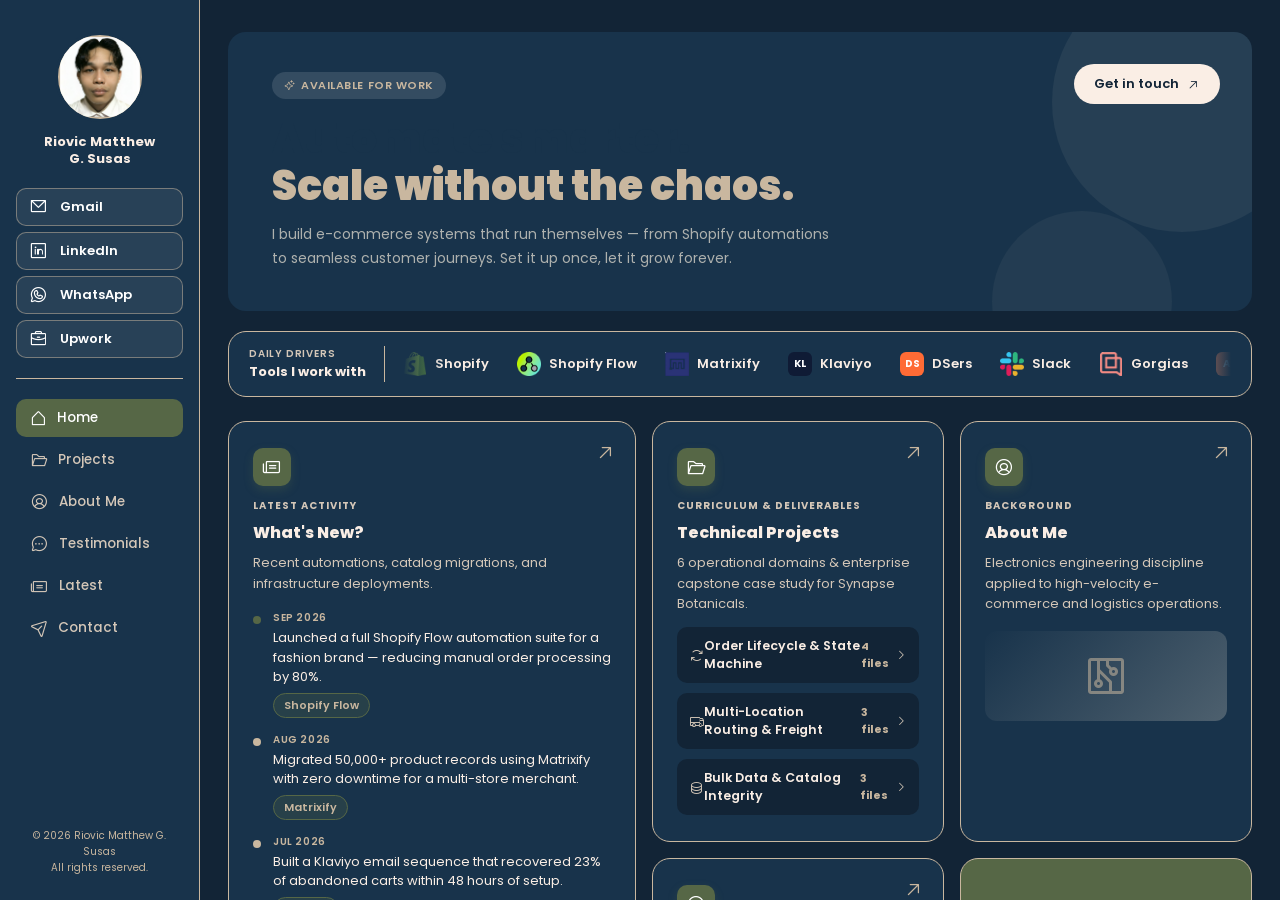
<file: index.html>
<!DOCTYPE html>
<html lang="en">
<head>
  <meta charset="UTF-8" />
  <meta name="viewport" content="width=device-width, initial-scale=1.0" />
  <title>Portfolio — Riovic Matthew G. Susas</title>
  <link rel="preconnect" href="https://fonts.googleapis.com" />
  <link rel="preconnect" href="https://fonts.gstatic.com" crossorigin />
  <link href="https://fonts.googleapis.com/css2?family=Poppins:wght@300;400;500;600;700;800;900&display=swap" rel="stylesheet" />
  <link rel="stylesheet" href="css/style.css" />
</head>
<body>
  <button class="hamburger" id="hamburger" aria-label="Open menu"><i class="ph ph-list"></i></button>
  <div class="sidebar-overlay" id="sidebarOverlay"></div>

  <!-- ══════════════════════════ SIDEBAR ══════════════════════════ -->
  <aside class="sidebar" id="sidebar">
    <div class="profile-pic-wrap">
      <img src="images/susas_profilepic.jpg" alt="Riovic Matthew G. Susas">
    </div>
    <p class="profile-name">Riovic Matthew<br>G. Susas</p>
    <div class="socials">
      <a href="mailto:riovic.susas@gmail.com" title="Gmail"><i class="ph ph-envelope-simple"></i><span>Gmail</span></a>
      <a href="https://www.linkedin.com" target="_blank" rel="noopener noreferrer" title="LinkedIn"><i class="ph ph-linkedin-logo"></i><span>LinkedIn</span></a>
      <a href="#" title="WhatsApp"><i class="ph ph-whatsapp-logo"></i><span>WhatsApp</span></a>
      <a href="#" title="Upwork"><i class="ph ph-briefcase"></i><span>Upwork</span></a>
    </div>
    <div class="sidebar-divider"></div>
    <ul class="nav" id="nav">
      <li><a href="index.html" class="nav-link active"><i class="ph ph-house-simple"></i> <span>Home</span></a></li>
      <li><a href="projects/" class="nav-link"><i class="ph ph-folder-open"></i> <span>Projects</span></a></li>
      <li><a href="about/" class="nav-link"><i class="ph ph-user-circle"></i> <span>About Me</span></a></li>
      <li><a href="testimonials/" class="nav-link"><i class="ph ph-chat-circle-dots"></i> <span>Testimonials</span></a></li>
      <li><a href="latest/" class="nav-link"><i class="ph ph-newspaper"></i> <span>Latest</span></a></li>
      <li><a href="contact/" class="nav-link"><i class="ph ph-paper-plane-tilt"></i> <span>Contact</span></a></li>
    </ul>
    <p class="sidebar-footer">&copy; 2026 Riovic Matthew G. Susas<br>All rights reserved.</p>
  </aside>

  <!-- ══════════════════════════ MAIN ══════════════════════════ -->
  <main class="main" id="mainContent">

    <div class="page active" id="page-home">
      <!-- HERO -->
      <div class="hero-card">
        <a href="contact/" class="hero-cta">Get in touch <i class="ph ph-arrow-up-right"></i></a>
        <div class="hero-tag"><i class="ph ph-sparkle"></i> Available for work</div>
        <h1 class="hero-title">Automate smarter.<br><span>Scale without the chaos.</span></h1>
        <p class="hero-sub">I build e-commerce systems that run themselves — from Shopify automations to seamless customer journeys. Set it up once, let it grow forever.</p>
      </div>

      <!-- DAILY DRIVERS BELT -->
      <div class="drivers-wrap">
        <div class="drivers-label">
          <p>Daily Drivers</p>
          <p>Tools I work with</p>
        </div>
        <div class="drivers-divider"></div>
        <div class="belt-viewport">
          <div class="belt-track" id="beltTrack"></div>
        </div>
      </div>

      <!-- BENTO GRID -->
      <div class="bento">
        <!-- What's New / Latest -->
        <div class="card card-whats-new" onclick="location.href='latest/'" style="cursor:pointer;">
          <div style="display:flex; justify-content:space-between; align-items:flex-start;">
            <div class="card-icon-badge"><i class="ph ph-newspaper"></i></div>
            <i class="ph ph-arrow-up-right card-arrow"></i>
          </div>
          <p class="card-label">Latest Activity</p>
          <h2 class="card-title">What's New?</h2>
          <p class="card-desc">Recent automations, catalog migrations, and infrastructure deployments.</p>
          <div class="whats-new-feed" id="homeFeed"></div>
          <div style="margin-top:auto; padding-top:16px;">
            <a href="latest/" style="font-size:12px; font-weight:700; color:var(--isabelline); text-decoration:none; display:inline-flex; align-items:center; gap:6px;">View all updates <i class="ph ph-arrow-right"></i></a>
          </div>
        </div>

        <!-- Projects -->
        <div class="card card-projects" onclick="location.href='projects/'" style="cursor:pointer;">
          <i class="ph ph-arrow-up-right card-arrow"></i>
          <div class="card-icon-badge"><i class="ph ph-folder-open"></i></div>
          <p class="card-label">Curriculum &amp; Deliverables</p>
          <h2 class="card-title">Technical Projects</h2>
          <p class="card-desc">6 operational domains &amp; enterprise capstone case study for Synapse Botanicals.</p>
          <div class="project-list">
            <div class="project-item" onclick="event.stopPropagation(); location.href='projects/?folder=Order%20Lifecycle%20%26%20State%20Machine';">
              <i class="ph ph-arrows-clockwise"></i>
              <span>Order Lifecycle &amp; State Machine</span>
              <span class="project-num">4 files</span>
              <i class="ph ph-caret-right" style="font-size:12px;"></i>
            </div>
            <div class="project-item" onclick="event.stopPropagation(); location.href='projects/?folder=Multi-Location%20Routing%20%26%20Freight%20Optimization';">
              <i class="ph ph-truck"></i>
              <span>Multi-Location Routing &amp; Freight</span>
              <span class="project-num">3 files</span>
              <i class="ph ph-caret-right" style="font-size:12px;"></i>
            </div>
            <div class="project-item" onclick="event.stopPropagation(); location.href='projects/?folder=Bulk%20Data%20Management%20%26%20Catalog%20Integrity';">
              <i class="ph ph-database"></i>
              <span>Bulk Data &amp; Catalog Integrity</span>
              <span class="project-num">3 files</span>
              <i class="ph ph-caret-right" style="font-size:12px;"></i>
            </div>
          </div>
        </div>

        <!-- About Me -->
        <div class="card card-about" onclick="location.href='about/'" style="cursor:pointer;">
          <i class="ph ph-arrow-up-right card-arrow"></i>
          <div class="card-icon-badge"><i class="ph ph-user-circle"></i></div>
          <p class="card-label">Background</p>
          <h2 class="card-title">About Me</h2>
          <p class="card-desc">Electronics engineering discipline applied to high-velocity e-commerce and logistics operations.</p>
          <div class="about-illustration">
            <i class="ph ph-circuitry"></i>
          </div>
        </div>

        <!-- Testimonials -->
        <div class="card card-testimonials" onclick="location.href='testimonials/'" style="cursor:pointer;">
          <div style="display:flex; justify-content:space-between; align-items:flex-start;">
            <div class="card-icon-badge"><i class="ph ph-chat-circle-dots"></i></div>
            <i class="ph ph-arrow-up-right card-arrow"></i>
          </div>
          <p class="card-label">Social Proof</p>
          <h2 class="card-title">Testimonials</h2>
          <div class="testimonial-quote">
            <p>"Riovic's automation work transformed our store. Orders now process themselves — we barely touch the backend anymore."</p>
            <div class="testimonial-author">
              <div class="t-avatar">C1</div>
              <div><p class="t-name">Client 1</p><p class="t-role">DTC Brand Founder</p></div>
            </div>
          </div>
          <div style="margin-top:14px;">
            <a href="testimonials/" style="font-size:12px; font-weight:700; color:var(--isabelline); text-decoration:none; display:inline-flex; align-items:center; gap:6px;">Read all testimonials <i class="ph ph-arrow-right"></i></a>
          </div>
        </div>

        <!-- Contact -->
        <div class="card card-contact" onclick="location.href='contact/'" style="cursor:pointer;">
          <div class="card-icon-badge"><i class="ph ph-paper-plane-tilt"></i></div>
          <h2 class="card-title">Contact Me</h2>
          <p class="card-desc">Let's build scalable automations together.</p>
          <span class="contact-btn">Say Hello <i class="ph ph-hand-waving"></i></span>
        </div>
      </div>
    </div>

  </main>

  <script src="js/main.js"></script>
  <script src="js/feed-data.js"></script>
  <script>
    document.addEventListener('DOMContentLoaded', () => {
      const feed = getFeed();
      const container = document.getElementById('homeFeed');
      if (container && feed) {
        container.innerHTML = feed.slice(0, 4).map(item => `
          <div class="feed-item">
            <div class="feed-dot" style="background:${item.accent ? 'var(--isabelline)' : 'var(--hunter)'}"></div>
            <div style="flex:1;">
              <p class="feed-date">${item.date}</p>
              <p class="feed-text">${item.text}</p>
              <span class="feed-tag">${item.tag}</span>
            </div>
          </div>
        `).join('');
      }
    });
  </script>
</body>
</html>
</file>
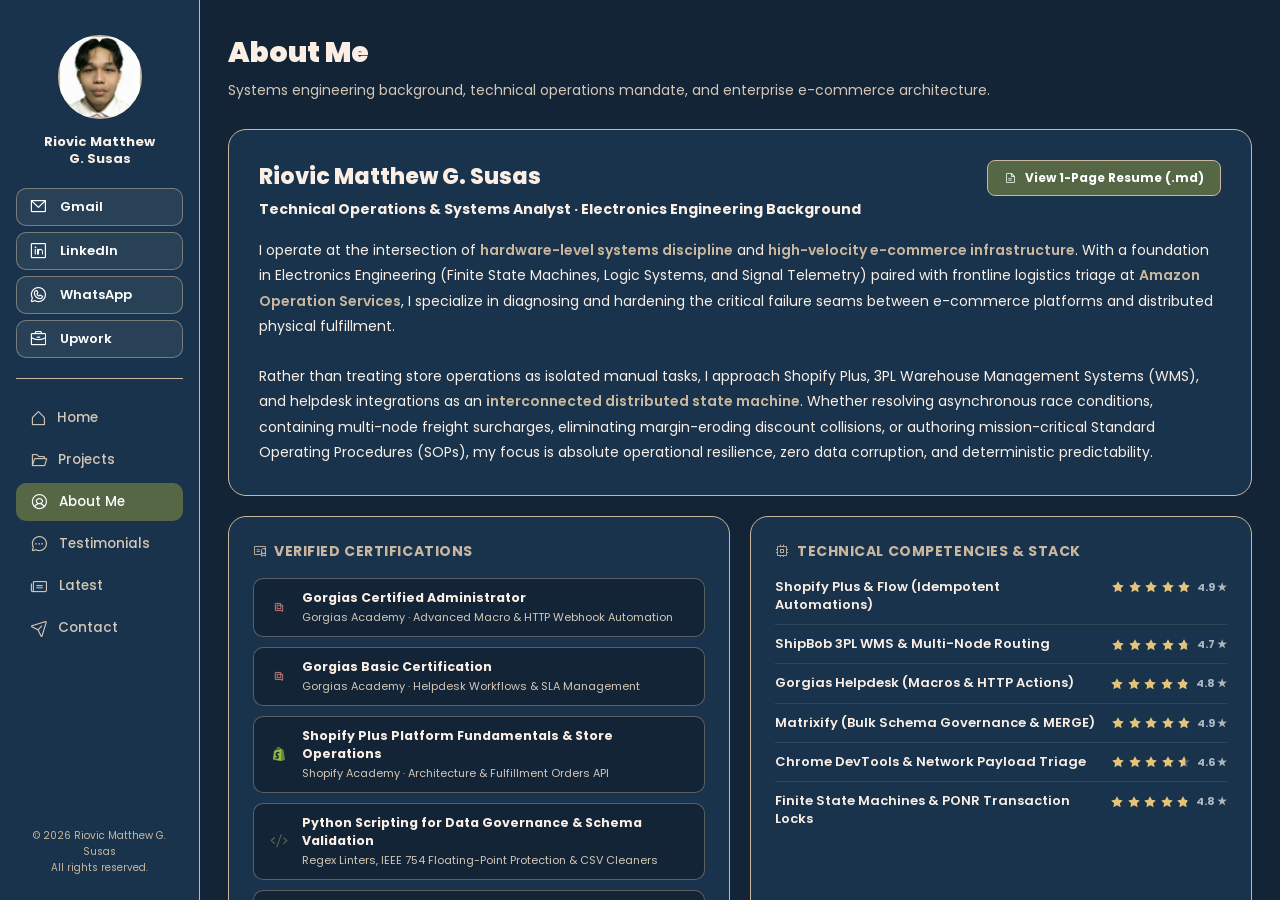
<file: about/index.html>
<!DOCTYPE html>
<html lang="en">
<head>
  <meta charset="UTF-8" />
  <meta name="viewport" content="width=device-width, initial-scale=1.0" />
  <title>About Me — Riovic Matthew G. Susas</title>
  <link rel="preconnect" href="https://fonts.googleapis.com" />
  <link rel="preconnect" href="https://fonts.gstatic.com" crossorigin />
  <link href="https://fonts.googleapis.com/css2?family=Poppins:wght@300;400;500;600;700;800;900&display=swap" rel="stylesheet" />
  <link rel="stylesheet" href="../css/style.css" />
</head>
<body>
  <button class="hamburger" id="hamburger" aria-label="Open menu"><i class="ph ph-list"></i></button>
  <div class="sidebar-overlay" id="sidebarOverlay"></div>

  <!-- ══════════════════════════ SIDEBAR ══════════════════════════ -->
  <aside class="sidebar" id="sidebar">
    <div class="profile-pic-wrap">
      <img src="../images/susas_profilepic.jpg" alt="Riovic Matthew G. Susas">
    </div>
    <p class="profile-name">Riovic Matthew<br>G. Susas</p>
    <div class="socials">
      <a href="mailto:riovic.susas@gmail.com" title="Gmail"><i class="ph ph-envelope-simple"></i><span>Gmail</span></a>
      <a href="https://www.linkedin.com" target="_blank" rel="noopener noreferrer" title="LinkedIn"><i class="ph ph-linkedin-logo"></i><span>LinkedIn</span></a>
      <a href="#" title="WhatsApp"><i class="ph ph-whatsapp-logo"></i><span>WhatsApp</span></a>
      <a href="#" title="Upwork"><i class="ph ph-briefcase"></i><span>Upwork</span></a>
    </div>
    <div class="sidebar-divider"></div>
    <ul class="nav" id="nav">
      <li><a href="../" class="nav-link"><i class="ph ph-house-simple"></i> <span>Home</span></a></li>
      <li><a href="../projects/" class="nav-link"><i class="ph ph-folder-open"></i> <span>Projects</span></a></li>
      <li><a href="../about/" class="nav-link active"><i class="ph ph-user-circle"></i> <span>About Me</span></a></li>
      <li><a href="../testimonials/" class="nav-link"><i class="ph ph-chat-circle-dots"></i> <span>Testimonials</span></a></li>
      <li><a href="../latest/" class="nav-link"><i class="ph ph-newspaper"></i> <span>Latest</span></a></li>
      <li><a href="../contact/" class="nav-link"><i class="ph ph-paper-plane-tilt"></i> <span>Contact</span></a></li>
    </ul>
    <p class="sidebar-footer">&copy; 2026 Riovic Matthew G. Susas<br>All rights reserved.</p>
  </aside>

  <!-- ══════════════════════════ MAIN ══════════════════════════ -->
  <main class="main" id="mainContent">

<div class="page active" id="page-about">
      <div class="section-header">
        <h2>About Me</h2>
        <p>Systems engineering background, technical operations mandate, and enterprise e-commerce architecture.</p>
      </div>

      <div class="about-grid">
        <!-- Bio Card -->
        <div class="about-bio-card">
          <div class="about-bio-header">
            <div>
              <h3>Riovic Matthew G. Susas</h3>
              <p class="about-bio-title">Technical Operations &amp; Systems Analyst · Electronics Engineering Background</p>
            </div>
            <a href="../RESUME-Riovic-Matthew-TechOps-Systems-Analyst.md" class="resume-download-btn" target="_blank" download>
              <i class="ph ph-file-text"></i> View 1-Page Resume (.md)
            </a>
          </div>
          <p>
            I operate at the intersection of <strong>hardware-level systems discipline</strong> and <strong>high-velocity e-commerce infrastructure</strong>. With a foundation in Electronics Engineering (Finite State Machines, Logic Systems, and Signal Telemetry) paired with frontline logistics triage at <strong>Amazon Operation Services</strong>, I specialize in diagnosing and hardening the critical failure seams between e-commerce platforms and distributed physical fulfillment.
            <br><br>
            Rather than treating store operations as isolated manual tasks, I approach Shopify Plus, 3PL Warehouse Management Systems (WMS), and helpdesk integrations as an <strong>interconnected distributed state machine</strong>. Whether resolving asynchronous race conditions, containing multi-node freight surcharges, eliminating margin-eroding discount collisions, or authoring mission-critical Standard Operating Procedures (SOPs), my focus is absolute operational resilience, zero data corruption, and deterministic predictability.
          </p>
        </div>

        <!-- Verified Certifications & Technical Credentials -->
        <div class="skill-block">
          <h4><i class="ph ph-certificate"></i> Verified Certifications</h4>
          <div class="cert-list">
            <div class="cert-item">
              <div class="cert-icon"><img src="../images/icon_gorgias.png" class="tech-icon-img" alt="Gorgias"></div>
              <div class="cert-info">
                <strong>Gorgias Certified Administrator</strong>
                <span>Gorgias Academy · Advanced Macro &amp; HTTP Webhook Automation</span>
              </div>
            </div>
            <div class="cert-item">
              <div class="cert-icon"><img src="../images/icon_gorgias.png" class="tech-icon-img" alt="Gorgias"></div>
              <div class="cert-info">
                <strong>Gorgias Basic Certification</strong>
                <span>Gorgias Academy · Helpdesk Workflows &amp; SLA Management</span>
              </div>
            </div>
            <div class="cert-item">
              <div class="cert-icon"><img src="../images/icon_shopify.png" class="tech-icon-img" alt="Shopify"></div>
              <div class="cert-info">
                <strong>Shopify Plus Platform Fundamentals &amp; Store Operations</strong>
                <span>Shopify Academy · Architecture &amp; Fulfillment Orders API</span>
              </div>
            </div>
            <div class="cert-item">
              <div class="cert-icon"><i class="ph ph-code"></i></div>
              <div class="cert-info">
                <strong>Python Scripting for Data Governance &amp; Schema Validation</strong>
                <span>Regex Linters, IEEE 754 Floating-Point Protection &amp; CSV Cleaners</span>
              </div>
            </div>
            <div class="cert-item">
              <div class="cert-icon"><i class="ph ph-shield-check"></i></div>
              <div class="cert-info">
                <strong>Incident Command &amp; Root Cause Analysis (RCA)</strong>
                <span>CAPA Framework, 5 Whys Methodology &amp; Blameless Postmortems</span>
              </div>
            </div>
          </div>
        </div>

        <!-- Core Operational Disciplines & Stack Proficiency -->
        <div class="skill-block">
          <h4><i class="ph ph-cpu"></i> Technical Competencies &amp; Stack</h4>
          
          <div class="skill-row">
            <span class="skill-title">Shopify Plus &amp; Flow (Idempotent Automations)</span>
            <div class="skill-rating" data-rating="4.9" data-label="Expert" title="4.9 / 5.0 (Expert)">
              <div class="star-group" id="sr-1"></div>
              <span class="skill-score">4.9 ★</span>
            </div>
          </div>

          <div class="skill-row">
            <span class="skill-title">ShipBob 3PL WMS &amp; Multi-Node Routing</span>
            <div class="skill-rating" data-rating="4.7" data-label="Advanced" title="4.7 / 5.0 (Advanced)">
              <div class="star-group" id="sr-2"></div>
              <span class="skill-score">4.7 ★</span>
            </div>
          </div>

          <div class="skill-row">
            <span class="skill-title">Gorgias Helpdesk (Macros &amp; HTTP Actions)</span>
            <div class="skill-rating" data-rating="4.8" data-label="Admin" title="4.8 / 5.0 (Admin)">
              <div class="star-group" id="sr-3"></div>
              <span class="skill-score">4.8 ★</span>
            </div>
          </div>

          <div class="skill-row">
            <span class="skill-title">Matrixify (Bulk Schema Governance &amp; MERGE)</span>
            <div class="skill-rating" data-rating="4.9" data-label="Expert" title="4.9 / 5.0 (Expert)">
              <div class="star-group" id="sr-4"></div>
              <span class="skill-score">4.9 ★</span>
            </div>
          </div>

          <div class="skill-row">
            <span class="skill-title">Chrome DevTools &amp; Network Payload Triage</span>
            <div class="skill-rating" data-rating="4.6" data-label="Advanced" title="4.6 / 5.0 (Advanced)">
              <div class="star-group" id="sr-5"></div>
              <span class="skill-score">4.6 ★</span>
            </div>
          </div>

          <div class="skill-row">
            <span class="skill-title">Finite State Machines &amp; PONR Transaction Locks</span>
            <div class="skill-rating" data-rating="4.8" data-label="Core" title="4.8 / 5.0 (Core)">
              <div class="star-group" id="sr-6"></div>
              <span class="skill-score">4.8 ★</span>
            </div>
          </div>
        </div>

        <!-- Technical Mandates & What I Bring to a Team -->
        <div class="skill-block" style="grid-column: 1 / -1;">
          <h4><i class="ph ph-shield-check"></i> Technical Operations Mandate &amp; Core Capabilities</h4>
          <div class="mandate-grid">
            <div class="mandate-card">
              <div class="mandate-title"><i class="ph ph-git-fork"></i> Distributed State Synchronization</div>
              <p>Designing Point-of-No-Return (PONR) locks and two-phase commit holds to prevent asynchronous inventory drift and duplicate warehouse shipments during order mutations.</p>
            </div>
            <div class="mandate-card">
              <div class="mandate-title"><i class="ph ph-buildings"></i> Bi-Coastal Logistics Routing</div>
              <p>Engineering deterministic routing waterfalls (*Minimize Splits* → *Closest Node*) that contain split-shipment surcharges and prevent out-of-region fulfillment leakage.</p>
            </div>
            <div class="mandate-card">
              <div class="mandate-title"><i class="ph ph-currency-dollar-simple"></i> Algorithmic Margin Defense</div>
              <p>Auditing promotional combinations across Product, Order, and Shipping tiers to programmatically eliminate negative-margin coupon collision loops.</p>
            </div>
            <div class="mandate-card">
              <div class="mandate-title"><i class="ph ph-wrench"></i> Forensic Diagnostics (&lt;60s MTTI)</div>
              <p>Isolating storefront AJAX cart freeze exceptions (`HTTP 422`), webhook timeout drops (`HTTP 504`), and payment gateway declines with verifiable network evidence.</p>
            </div>
          </div>
        </div>

      </div>
    </div>

  </main>

  <script src="../js/main.js"></script>

  <script>
    /* Render SVG star groups from data-rating attributes */
    (function() {
      var GOLD = '#E5C378';
      var GREY = 'rgba(255,255,255,0.18)';

      function starPath() {
        return 'M12 2l3.09 6.26L22 9.27l-5 4.87 1.18 6.88L12 17.77l-6.18 3.25L7 14.14 2 9.27l6.91-1.01L12 2z';
      }

      function makeStar(fillColor, clipPct) {
        var svgNS = 'http://www.w3.org/2000/svg';
        var svg = document.createElementNS(svgNS, 'svg');
        svg.setAttribute('viewBox', '0 0 24 24');
        svg.setAttribute('aria-hidden', 'true');

        if (clipPct === 100) {
          // full star
          var path = document.createElementNS(svgNS, 'path');
          path.setAttribute('d', starPath());
          path.setAttribute('fill', GOLD);
          svg.appendChild(path);
        } else if (clipPct === 0) {
          // empty star
          var path = document.createElementNS(svgNS, 'path');
          path.setAttribute('d', starPath());
          path.setAttribute('fill', GREY);
          svg.appendChild(path);
        } else {
          // partial star: use clipPath
          var uid = 'sc' + Math.random().toString(36).slice(2, 7);
          var defs = document.createElementNS(svgNS, 'defs');
          var clip = document.createElementNS(svgNS, 'clipPath');
          clip.setAttribute('id', uid);
          var rect = document.createElementNS(svgNS, 'rect');
          rect.setAttribute('x', '0');
          rect.setAttribute('y', '0');
          rect.setAttribute('width', (clipPct / 100 * 24).toFixed(2));
          rect.setAttribute('height', '24');
          clip.appendChild(rect);
          defs.appendChild(clip);
          svg.appendChild(defs);

          // grey base
          var base = document.createElementNS(svgNS, 'path');
          base.setAttribute('d', starPath());
          base.setAttribute('fill', GREY);
          svg.appendChild(base);

          // gold overlay clipped
          var overlay = document.createElementNS(svgNS, 'path');
          overlay.setAttribute('d', starPath());
          overlay.setAttribute('fill', GOLD);
          overlay.setAttribute('clip-path', 'url(#' + uid + ')');
          svg.appendChild(overlay);
        }
        return svg;
      }

      document.querySelectorAll('.star-group').forEach(function(el) {
        var container = el.closest('[data-rating]');
        if (!container) return;
        var rating = parseFloat(container.getAttribute('data-rating')) || 0;
        for (var i = 1; i <= 5; i++) {
          var diff = rating - (i - 1);
          var pct = Math.min(100, Math.max(0, Math.round(diff * 100)));
          el.appendChild(makeStar(GOLD, pct));
        }
      });
    })();
  </script>
</body>
</html>
</file>
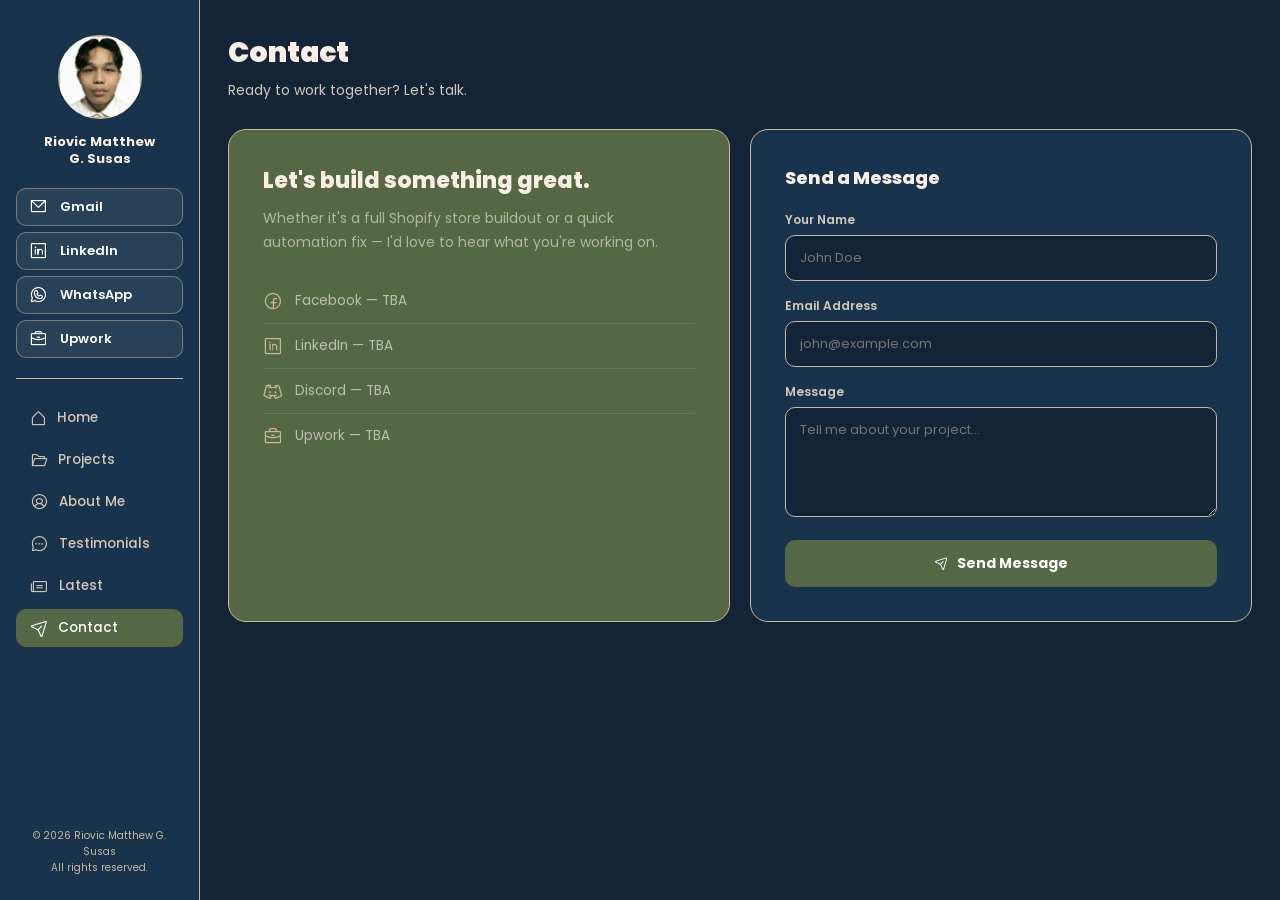
<file: contact/index.html>
<!DOCTYPE html>
<html lang="en">
<head>
  <meta charset="UTF-8" />
  <meta name="viewport" content="width=device-width, initial-scale=1.0" />
  <title>Contact — Riovic Matthew G. Susas</title>
  <link rel="preconnect" href="https://fonts.googleapis.com" />
  <link rel="preconnect" href="https://fonts.gstatic.com" crossorigin />
  <link href="https://fonts.googleapis.com/css2?family=Poppins:wght@300;400;500;600;700;800;900&display=swap" rel="stylesheet" />
  <link rel="stylesheet" href="../css/style.css" />
</head>
<body>
  <button class="hamburger" id="hamburger" aria-label="Open menu"><i class="ph ph-list"></i></button>
  <div class="sidebar-overlay" id="sidebarOverlay"></div>

  <!-- ══════════════════════════ SIDEBAR ══════════════════════════ -->
  <aside class="sidebar" id="sidebar">
    <div class="profile-pic-wrap">
      <img src="../images/susas_profilepic.jpg" alt="Riovic Matthew G. Susas">
    </div>
    <p class="profile-name">Riovic Matthew<br>G. Susas</p>
    <div class="socials">
      <a href="mailto:riovic.susas@gmail.com" title="Gmail"><i class="ph ph-envelope-simple"></i><span>Gmail</span></a>
      <a href="https://www.linkedin.com" target="_blank" rel="noopener noreferrer" title="LinkedIn"><i class="ph ph-linkedin-logo"></i><span>LinkedIn</span></a>
      <a href="#" title="WhatsApp"><i class="ph ph-whatsapp-logo"></i><span>WhatsApp</span></a>
      <a href="#" title="Upwork"><i class="ph ph-briefcase"></i><span>Upwork</span></a>
    </div>
    <div class="sidebar-divider"></div>
    <ul class="nav" id="nav">
      <li><a href="../" class="nav-link"><i class="ph ph-house-simple"></i> <span>Home</span></a></li>
      <li><a href="../projects/" class="nav-link"><i class="ph ph-folder-open"></i> <span>Projects</span></a></li>
      <li><a href="../about/" class="nav-link"><i class="ph ph-user-circle"></i> <span>About Me</span></a></li>
      <li><a href="../testimonials/" class="nav-link"><i class="ph ph-chat-circle-dots"></i> <span>Testimonials</span></a></li>
      <li><a href="../latest/" class="nav-link"><i class="ph ph-newspaper"></i> <span>Latest</span></a></li>
      <li><a href="../contact/" class="nav-link active"><i class="ph ph-paper-plane-tilt"></i> <span>Contact</span></a></li>
    </ul>
    <p class="sidebar-footer">&copy; 2026 Riovic Matthew G. Susas<br>All rights reserved.</p>
  </aside>

  <!-- ══════════════════════════ MAIN ══════════════════════════ -->
  <main class="main" id="mainContent">

<div class="page active" id="page-contact">
      <div class="section-header"><h2>Contact</h2><p>Ready to work together? Let's talk.</p></div>
      <div class="contact-layout">
        <div class="contact-info">
          <h3>Let's build something great.</h3>
          <p>Whether it's a full Shopify store buildout or a quick automation fix — I'd love to hear what you're working on.</p>
          <div class="contact-link-row"><i class="ph ph-facebook-logo"></i> Facebook — TBA</div>
          <div class="contact-link-row"><i class="ph ph-linkedin-logo"></i> LinkedIn — TBA</div>
          <div class="contact-link-row"><i class="ph ph-discord-logo"></i> Discord — TBA</div>
          <div class="contact-link-row"><i class="ph ph-briefcase"></i> Upwork — TBA</div>
        </div>
        <div class="contact-form">
          <h3>Send a Message</h3>
          <div class="form-group"><label>Your Name</label><input type="text" placeholder="John Doe" /></div>
          <div class="form-group"><label>Email Address</label><input type="email" placeholder="john@example.com" /></div>
          <div class="form-group"><label>Message</label><textarea placeholder="Tell me about your project..."></textarea></div>
          <button class="form-submit"><i class="ph ph-paper-plane-tilt"></i> Send Message</button>
        </div>
      </div>
    </div>

  </main>

  <script src="../js/main.js"></script>
</body>
</html>
</file>
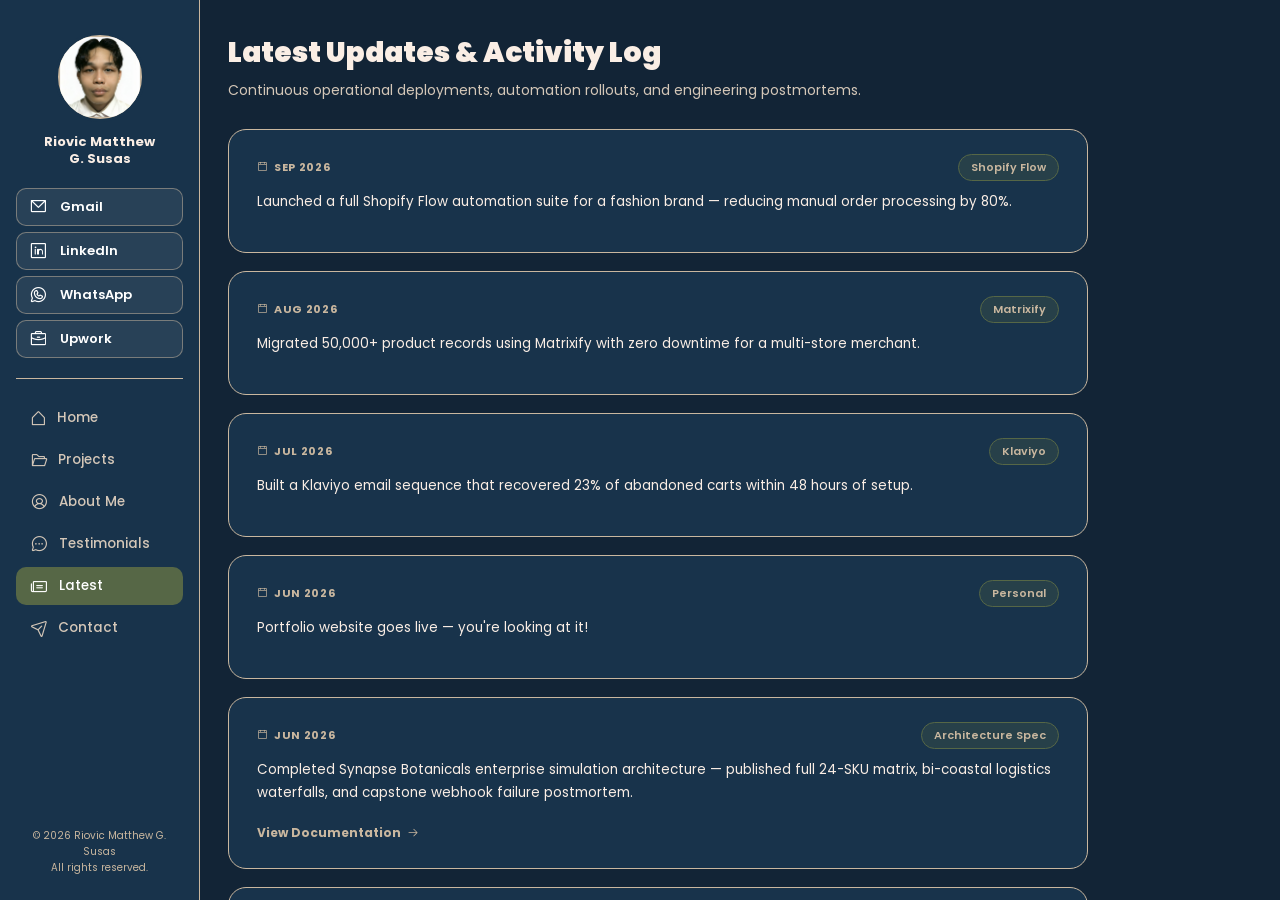
<file: latest/index.html>
<!DOCTYPE html>
<html lang="en">
<head>
  <meta charset="UTF-8" />
  <meta name="viewport" content="width=device-width, initial-scale=1.0" />
  <title>Latest Updates & What's New — Riovic Matthew G. Susas</title>
  <link rel="preconnect" href="https://fonts.googleapis.com" />
  <link rel="preconnect" href="https://fonts.gstatic.com" crossorigin />
  <link href="https://fonts.googleapis.com/css2?family=Poppins:wght@300;400;500;600;700;800;900&display=swap" rel="stylesheet" />
  <link rel="stylesheet" href="../css/style.css" />
</head>
<body>
  <button class="hamburger" id="hamburger" aria-label="Open menu"><i class="ph ph-list"></i></button>
  <div class="sidebar-overlay" id="sidebarOverlay"></div>

  <!-- ══════════════════════════ SIDEBAR ══════════════════════════ -->
  <aside class="sidebar" id="sidebar">
    <div class="profile-pic-wrap">
      <img src="../images/susas_profilepic.jpg" alt="Riovic Matthew G. Susas">
    </div>
    <p class="profile-name">Riovic Matthew<br>G. Susas</p>
    <div class="socials">
      <a href="mailto:riovic.susas@gmail.com" title="Gmail"><i class="ph ph-envelope-simple"></i><span>Gmail</span></a>
      <a href="https://www.linkedin.com" target="_blank" rel="noopener noreferrer" title="LinkedIn"><i class="ph ph-linkedin-logo"></i><span>LinkedIn</span></a>
      <a href="#" title="WhatsApp"><i class="ph ph-whatsapp-logo"></i><span>WhatsApp</span></a>
      <a href="#" title="Upwork"><i class="ph ph-briefcase"></i><span>Upwork</span></a>
    </div>
    <div class="sidebar-divider"></div>
    <ul class="nav" id="nav">
      <li><a href="../" class="nav-link"><i class="ph ph-house-simple"></i> <span>Home</span></a></li>
      <li><a href="../projects/" class="nav-link"><i class="ph ph-folder-open"></i> <span>Projects</span></a></li>
      <li><a href="../about/" class="nav-link"><i class="ph ph-user-circle"></i> <span>About Me</span></a></li>
      <li><a href="../testimonials/" class="nav-link"><i class="ph ph-chat-circle-dots"></i> <span>Testimonials</span></a></li>
      <li><a href="../latest/" class="nav-link active"><i class="ph ph-newspaper"></i> <span>Latest</span></a></li>
      <li><a href="../contact/" class="nav-link"><i class="ph ph-paper-plane-tilt"></i> <span>Contact</span></a></li>
    </ul>
    <p class="sidebar-footer">&copy; 2026 Riovic Matthew G. Susas<br>All rights reserved.</p>
  </aside>

  <!-- ══════════════════════════ MAIN ══════════════════════════ -->
  <main class="main" id="mainContent">

    <div class="page active" id="page-latest">
      <div class="section-header">
        <h2>Latest Updates &amp; Activity Log</h2>
        <p>Continuous operational deployments, automation rollouts, and engineering postmortems.</p>
      </div>

      <div class="latest-timeline" id="fullTimeline"></div>
    </div>

  </main>

  <script src="../js/main.js"></script>
  <script src="../js/feed-data.js"></script>
  <script>
    document.addEventListener('DOMContentLoaded', () => {
      const feed = getFeed();
      const container = document.getElementById('fullTimeline');
      if (container && feed) {
        // Expanded feed with richer activity descriptions
        const richFeed = [
          ...feed,
          {
            id: 5,
            date: 'Jun 2026',
            text: 'Completed Synapse Botanicals enterprise simulation architecture — published full 24-SKU matrix, bi-coastal logistics waterfalls, and capstone webhook failure postmortem.',
            tag: 'Architecture Spec',
            link: 'projects.html?id=c1-async-mutation'
          },
          {
            id: 6,
            date: 'Jun 2026',
            text: 'Published Master SOP for Bulk Catalog Mutation and Google Sheets IEEE 754 floating-point barcode preservation protocol.',
            tag: 'Data Governance',
            link: 'projects.html?id=d3-bulk-catalog-sop'
          }
        ];

        container.innerHTML = richFeed.map(item => `
          <div class="timeline-card">
            <div class="timeline-meta">
              <span class="timeline-date"><i class="ph ph-calendar-blank"></i> ${item.date}</span>
              <span class="timeline-tag">${item.tag}</span>
            </div>
            <p class="timeline-text">${item.text}</p>
            ${item.link ? `<a href="${item.link}" class="timeline-link">View Documentation <i class="ph ph-arrow-right"></i></a>` : ''}
          </div>
        `).join('');
      }
    });
  </script>
</body>
</html>
</file>
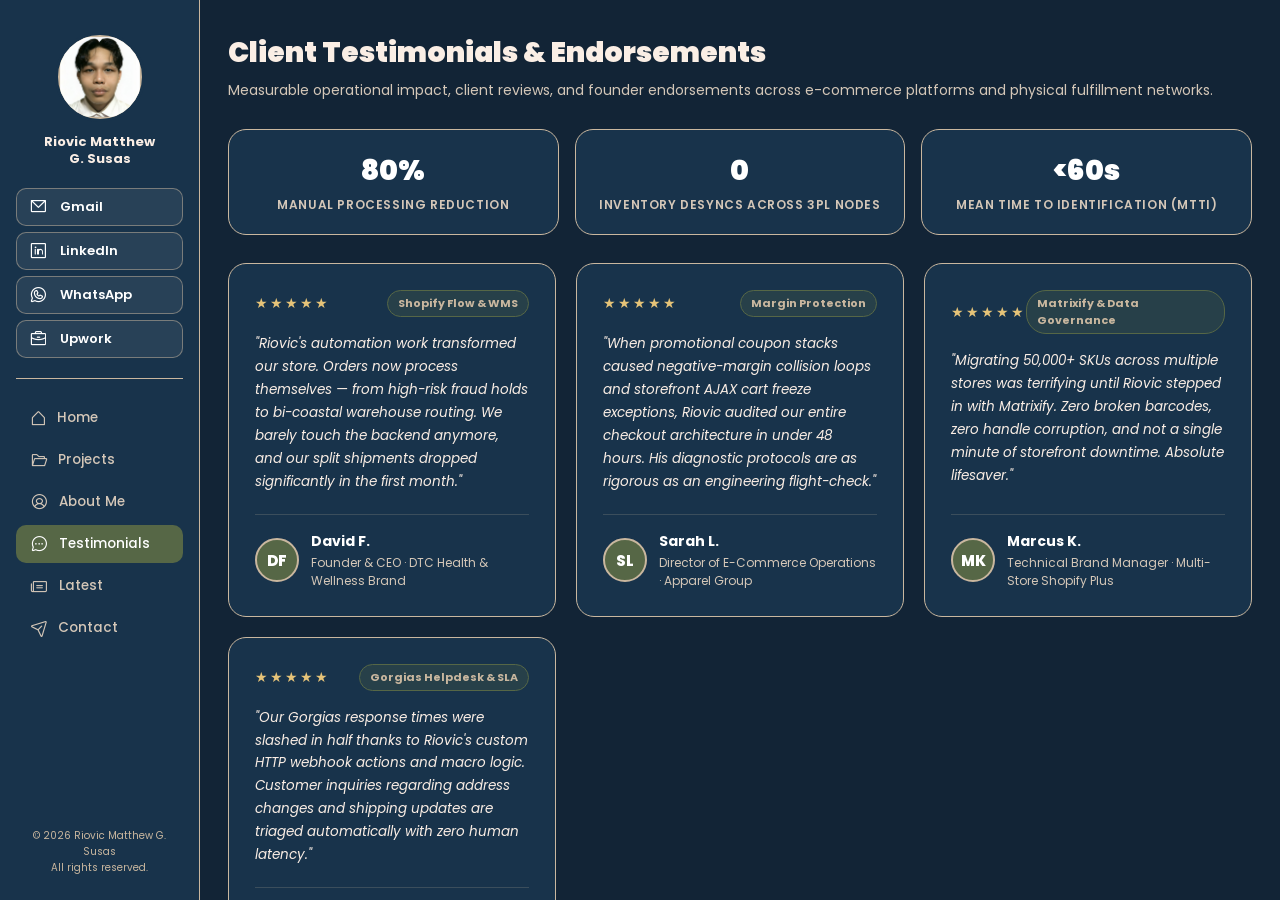
<file: testimonials/index.html>
<!DOCTYPE html>
<html lang="en">
<head>
  <meta charset="UTF-8" />
  <meta name="viewport" content="width=device-width, initial-scale=1.0" />
  <title>Testimonials & Endorsements — Riovic Matthew G. Susas</title>
  <link rel="preconnect" href="https://fonts.googleapis.com" />
  <link rel="preconnect" href="https://fonts.gstatic.com" crossorigin />
  <link href="https://fonts.googleapis.com/css2?family=Poppins:wght@300;400;500;600;700;800;900&display=swap" rel="stylesheet" />
  <link rel="stylesheet" href="../css/style.css" />
</head>
<body>
  <button class="hamburger" id="hamburger" aria-label="Open menu"><i class="ph ph-list"></i></button>
  <div class="sidebar-overlay" id="sidebarOverlay"></div>

  <!-- ══════════════════════════ SIDEBAR ══════════════════════════ -->
  <aside class="sidebar" id="sidebar">
    <div class="profile-pic-wrap">
      <img src="../images/susas_profilepic.jpg" alt="Riovic Matthew G. Susas">
    </div>
    <p class="profile-name">Riovic Matthew<br>G. Susas</p>
    <div class="socials">
      <a href="mailto:riovic.susas@gmail.com" title="Gmail"><i class="ph ph-envelope-simple"></i><span>Gmail</span></a>
      <a href="https://www.linkedin.com" target="_blank" rel="noopener noreferrer" title="LinkedIn"><i class="ph ph-linkedin-logo"></i><span>LinkedIn</span></a>
      <a href="#" title="WhatsApp"><i class="ph ph-whatsapp-logo"></i><span>WhatsApp</span></a>
      <a href="#" title="Upwork"><i class="ph ph-briefcase"></i><span>Upwork</span></a>
    </div>
    <div class="sidebar-divider"></div>
    <ul class="nav" id="nav">
      <li><a href="../" class="nav-link"><i class="ph ph-house-simple"></i> <span>Home</span></a></li>
      <li><a href="../projects/" class="nav-link"><i class="ph ph-folder-open"></i> <span>Projects</span></a></li>
      <li><a href="../about/" class="nav-link"><i class="ph ph-user-circle"></i> <span>About Me</span></a></li>
      <li><a href="../testimonials/" class="nav-link active"><i class="ph ph-chat-circle-dots"></i> <span>Testimonials</span></a></li>
      <li><a href="../latest/" class="nav-link"><i class="ph ph-newspaper"></i> <span>Latest</span></a></li>
      <li><a href="../contact/" class="nav-link"><i class="ph ph-paper-plane-tilt"></i> <span>Contact</span></a></li>
    </ul>
    <p class="sidebar-footer">&copy; 2026 Riovic Matthew G. Susas<br>All rights reserved.</p>
  </aside>

  <!-- ══════════════════════════ MAIN ══════════════════════════ -->
  <main class="main" id="mainContent">

    <div class="page active" id="page-testimonials">
      <div class="section-header">
        <h2>Client Testimonials &amp; Endorsements</h2>
        <p>Measurable operational impact, client reviews, and founder endorsements across e-commerce platforms and physical fulfillment networks.</p>
      </div>

      <!-- METRICS ROW -->
      <div class="t-metrics-row">
        <div class="metric-box">
          <div class="metric-val">80%</div>
          <div class="metric-label">Manual Processing Reduction</div>
        </div>
        <div class="metric-box">
          <div class="metric-val">0</div>
          <div class="metric-label">Inventory Desyncs Across 3PL Nodes</div>
        </div>
        <div class="metric-box">
          <div class="metric-val">&lt;60s</div>
          <div class="metric-label">Mean Time to Identification (MTTI)</div>
        </div>
      </div>

      <!-- TESTIMONIALS GRID -->
      <div class="testimonials-grid">
        <!-- Review 1 -->
        <div class="t-card">
          <div>
            <div class="t-card-header">
              <div class="t-card-stars">★★★★★</div>
              <span class="t-card-badge">Shopify Flow &amp; WMS</span>
            </div>
            <p class="t-card-quote">"Riovic's automation work transformed our store. Orders now process themselves — from high-risk fraud holds to bi-coastal warehouse routing. We barely touch the backend anymore, and our split shipments dropped significantly in the first month."</p>
          </div>
          <div class="t-card-author-wrap">
            <div class="t-card-avatar">DF</div>
            <div class="t-card-info">
              <h4>David F.</h4>
              <p>Founder &amp; CEO · DTC Health &amp; Wellness Brand</p>
            </div>
          </div>
        </div>

        <!-- Review 2 -->
        <div class="t-card">
          <div>
            <div class="t-card-header">
              <div class="t-card-stars">★★★★★</div>
              <span class="t-card-badge">Margin Protection</span>
            </div>
            <p class="t-card-quote">"When promotional coupon stacks caused negative-margin collision loops and storefront AJAX cart freeze exceptions, Riovic audited our entire checkout architecture in under 48 hours. His diagnostic protocols are as rigorous as an engineering flight-check."</p>
          </div>
          <div class="t-card-author-wrap">
            <div class="t-card-avatar">SL</div>
            <div class="t-card-info">
              <h4>Sarah L.</h4>
              <p>Director of E-Commerce Operations · Apparel Group</p>
            </div>
          </div>
        </div>

        <!-- Review 3 -->
        <div class="t-card">
          <div>
            <div class="t-card-header">
              <div class="t-card-stars">★★★★★</div>
              <span class="t-card-badge">Matrixify &amp; Data Governance</span>
            </div>
            <p class="t-card-quote">"Migrating 50,000+ SKUs across multiple stores was terrifying until Riovic stepped in with Matrixify. Zero broken barcodes, zero handle corruption, and not a single minute of storefront downtime. Absolute lifesaver."</p>
          </div>
          <div class="t-card-author-wrap">
            <div class="t-card-avatar">MK</div>
            <div class="t-card-info">
              <h4>Marcus K.</h4>
              <p>Technical Brand Manager · Multi-Store Shopify Plus</p>
            </div>
          </div>
        </div>

        <!-- Review 4 -->
        <div class="t-card">
          <div>
            <div class="t-card-header">
              <div class="t-card-stars">★★★★★</div>
              <span class="t-card-badge">Gorgias Helpdesk &amp; SLA</span>
            </div>
            <p class="t-card-quote">"Our Gorgias response times were slashed in half thanks to Riovic's custom HTTP webhook actions and macro logic. Customer inquiries regarding address changes and shipping updates are triaged automatically with zero human latency."</p>
          </div>
          <div class="t-card-author-wrap">
            <div class="t-card-avatar">ER</div>
            <div class="t-card-info">
              <h4>Elena R.</h4>
              <p>Customer Experience &amp; Retention Lead</p>
            </div>
          </div>
        </div>
      </div>

      <!-- CTA -->
      <div class="card card-contact" onclick="location.href='contact.html'" style="margin-top:32px; cursor:pointer; text-align:center; padding:36px;">
        <h3 style="font-size:22px; font-weight:800; color:#FFFFFF; margin-bottom:8px;">Ready to automate and harden your store operations?</h3>
        <p style="font-size:14px; color:var(--text); max-width:600px; margin:0 auto 20px;">Whether you're facing fulfillment desyncs, checkout errors, or manual order bottlenecks, let's build an automated system that scales.</p>
        <span class="contact-btn">Start a Conversation <i class="ph ph-arrow-right"></i></span>
      </div>
    </div>

  </main>

  <script src="../js/main.js"></script>
</body>
</html>
</file>
<file: css/style.css>
@font-face{font-family:"Phosphor";src:url([data-uri]) format("woff2");font-weight:normal;font-style:normal;font-display:block;}

.ph {
  /* use !important to prevent issues with browser extensions that change fonts */
  font-family: "Phosphor" !important;
  speak: never;
  font-style: normal;
  font-weight: normal;
  font-variant: normal;
  text-transform: none;
  line-height: 1;

  /* Enable Ligatures ================ */
  letter-spacing: 0;
  -webkit-font-feature-settings: "liga";
  -moz-font-feature-settings: "liga=1";
  -moz-font-feature-settings: "liga";
  -ms-font-feature-settings: "liga" 1;
  font-feature-settings: "liga";
  -webkit-font-variant-ligatures: discretionary-ligatures;
  font-variant-ligatures: discretionary-ligatures;

  /* Better Font Rendering =========== */
  -webkit-font-smoothing: antialiased;
  -moz-osx-font-smoothing: grayscale;
}

.ph.ph-acorn:before {
  content: "\eb9a";
}
.ph.ph-address-book:before {
  content: "\e6f8";
}
.ph.ph-address-book-tabs:before {
  content: "\ee4e";
}
.ph.ph-air-traffic-control:before {
  content: "\ecd8";
}
.ph.ph-airplane:before {
  content: "\e002";
}
.ph.ph-airplane-in-flight:before {
  content: "\e4fe";
}
.ph.ph-airplane-landing:before {
  content: "\e502";
}
.ph.ph-airplane-takeoff:before {
  content: "\e504";
}
.ph.ph-airplane-taxiing:before {
  content: "\e500";
}
.ph.ph-airplane-tilt:before {
  content: "\e5d6";
}
.ph.ph-airplay:before {
  content: "\e004";
}
.ph.ph-alarm:before {
  content: "\e006";
}
.ph.ph-alien:before {
  content: "\e8a6";
}
.ph.ph-align-bottom:before {
  content: "\e506";
}
.ph.ph-align-bottom-simple:before {
  content: "\eb0c";
}
.ph.ph-align-center-horizontal:before {
  content: "\e50a";
}
.ph.ph-align-center-horizontal-simple:before {
  content: "\eb0e";
}
.ph.ph-align-center-vertical:before {
  content: "\e50c";
}
.ph.ph-align-center-vertical-simple:before {
  content: "\eb10";
}
.ph.ph-align-left:before {
  content: "\e50e";
}
.ph.ph-align-left-simple:before {
  content: "\eaee";
}
.ph.ph-align-right:before {
  content: "\e510";
}
.ph.ph-align-right-simple:before {
  content: "\eb12";
}
.ph.ph-align-top:before {
  content: "\e512";
}
.ph.ph-align-top-simple:before {
  content: "\eb14";
}
.ph.ph-amazon-logo:before {
  content: "\e96c";
}
.ph.ph-ambulance:before {
  content: "\e572";
}
.ph.ph-anchor:before {
  content: "\e514";
}
.ph.ph-anchor-simple:before {
  content: "\e5d8";
}
.ph.ph-android-logo:before {
  content: "\e008";
}
.ph.ph-angle:before {
  content: "\e7bc";
}
.ph.ph-angular-logo:before {
  content: "\eb80";
}
.ph.ph-aperture:before {
  content: "\e00a";
}
.ph.ph-app-store-logo:before {
  content: "\e974";
}
.ph.ph-app-window:before {
  content: "\e5da";
}
.ph.ph-apple-logo:before {
  content: "\e516";
}
.ph.ph-apple-podcasts-logo:before {
  content: "\eb96";
}
.ph.ph-approximate-equals:before {
  content: "\edaa";
}
.ph.ph-archive:before {
  content: "\e00c";
}
.ph.ph-armchair:before {
  content: "\e012";
}
.ph.ph-arrow-arc-left:before {
  content: "\e014";
}
.ph.ph-arrow-arc-right:before {
  content: "\e016";
}
.ph.ph-arrow-bend-double-up-left:before {
  content: "\e03a";
}
.ph.ph-arrow-bend-double-up-right:before {
  content: "\e03c";
}
.ph.ph-arrow-bend-down-left:before {
  content: "\e018";
}
.ph.ph-arrow-bend-down-right:before {
  content: "\e01a";
}
.ph.ph-arrow-bend-left-down:before {
  content: "\e01c";
}
.ph.ph-arrow-bend-left-up:before {
  content: "\e01e";
}
.ph.ph-arrow-bend-right-down:before {
  content: "\e020";
}
.ph.ph-arrow-bend-right-up:before {
  content: "\e022";
}
.ph.ph-arrow-bend-up-left:before {
  content: "\e024";
}
.ph.ph-arrow-bend-up-right:before {
  content: "\e026";
}
.ph.ph-arrow-circle-down:before {
  content: "\e028";
}
.ph.ph-arrow-circle-down-left:before {
  content: "\e02a";
}
.ph.ph-arrow-circle-down-right:before {
  content: "\e02c";
}
.ph.ph-arrow-circle-left:before {
  content: "\e05a";
}
.ph.ph-arrow-circle-right:before {
  content: "\e02e";
}
.ph.ph-arrow-circle-up:before {
  content: "\e030";
}
.ph.ph-arrow-circle-up-left:before {
  content: "\e032";
}
.ph.ph-arrow-circle-up-right:before {
  content: "\e034";
}
.ph.ph-arrow-clockwise:before {
  content: "\e036";
}
.ph.ph-arrow-counter-clockwise:before {
  content: "\e038";
}
.ph.ph-arrow-down:before {
  content: "\e03e";
}
.ph.ph-arrow-down-left:before {
  content: "\e040";
}
.ph.ph-arrow-down-right:before {
  content: "\e042";
}
.ph.ph-arrow-elbow-down-left:before {
  content: "\e044";
}
.ph.ph-arrow-elbow-down-right:before {
  content: "\e046";
}
.ph.ph-arrow-elbow-left:before {
  content: "\e048";
}
.ph.ph-arrow-elbow-left-down:before {
  content: "\e04a";
}
.ph.ph-arrow-elbow-left-up:before {
  content: "\e04c";
}
.ph.ph-arrow-elbow-right:before {
  content: "\e04e";
}
.ph.ph-arrow-elbow-right-down:before {
  content: "\e050";
}
.ph.ph-arrow-elbow-right-up:before {
  content: "\e052";
}
.ph.ph-arrow-elbow-up-left:before {
  content: "\e054";
}
.ph.ph-arrow-elbow-up-right:before {
  content: "\e056";
}
.ph.ph-arrow-fat-down:before {
  content: "\e518";
}
.ph.ph-arrow-fat-left:before {
  content: "\e51a";
}
.ph.ph-arrow-fat-line-down:before {
  content: "\e51c";
}
.ph.ph-arrow-fat-line-left:before {
  content: "\e51e";
}
.ph.ph-arrow-fat-line-right:before {
  content: "\e520";
}
.ph.ph-arrow-fat-line-up:before {
  content: "\e522";
}
.ph.ph-arrow-fat-lines-down:before {
  content: "\e524";
}
.ph.ph-arrow-fat-lines-left:before {
  content: "\e526";
}
.ph.ph-arrow-fat-lines-right:before {
  content: "\e528";
}
.ph.ph-arrow-fat-lines-up:before {
  content: "\e52a";
}
.ph.ph-arrow-fat-right:before {
  content: "\e52c";
}
.ph.ph-arrow-fat-up:before {
  content: "\e52e";
}
.ph.ph-arrow-left:before {
  content: "\e058";
}
.ph.ph-arrow-line-down:before {
  content: "\e05c";
}
.ph.ph-arrow-line-down-left:before {
  content: "\e05e";
}
.ph.ph-arrow-line-down-right:before {
  content: "\e060";
}
.ph.ph-arrow-line-left:before {
  content: "\e062";
}
.ph.ph-arrow-line-right:before {
  content: "\e064";
}
.ph.ph-arrow-line-up:before {
  content: "\e066";
}
.ph.ph-arrow-line-up-left:before {
  content: "\e068";
}
.ph.ph-arrow-line-up-right:before {
  content: "\e06a";
}
.ph.ph-arrow-right:before {
  content: "\e06c";
}
.ph.ph-arrow-square-down:before {
  content: "\e06e";
}
.ph.ph-arrow-square-down-left:before {
  content: "\e070";
}
.ph.ph-arrow-square-down-right:before {
  content: "\e072";
}
.ph.ph-arrow-square-in:before {
  content: "\e5dc";
}
.ph.ph-arrow-square-left:before {
  content: "\e074";
}
.ph.ph-arrow-square-out:before {
  content: "\e5de";
}
.ph.ph-arrow-square-right:before {
  content: "\e076";
}
.ph.ph-arrow-square-up:before {
  content: "\e078";
}
.ph.ph-arrow-square-up-left:before {
  content: "\e07a";
}
.ph.ph-arrow-square-up-right:before {
  content: "\e07c";
}
.ph.ph-arrow-u-down-left:before {
  content: "\e07e";
}
.ph.ph-arrow-u-down-right:before {
  content: "\e080";
}
.ph.ph-arrow-u-left-down:before {
  content: "\e082";
}
.ph.ph-arrow-u-left-up:before {
  content: "\e084";
}
.ph.ph-arrow-u-right-down:before {
  content: "\e086";
}
.ph.ph-arrow-u-right-up:before {
  content: "\e088";
}
.ph.ph-arrow-u-up-left:before {
  content: "\e08a";
}
.ph.ph-arrow-u-up-right:before {
  content: "\e08c";
}
.ph.ph-arrow-up:before {
  content: "\e08e";
}
.ph.ph-arrow-up-left:before {
  content: "\e090";
}
.ph.ph-arrow-up-right:before {
  content: "\e092";
}
.ph.ph-arrows-clockwise:before {
  content: "\e094";
}
.ph.ph-arrows-counter-clockwise:before {
  content: "\e096";
}
.ph.ph-arrows-down-up:before {
  content: "\e098";
}
.ph.ph-arrows-horizontal:before {
  content: "\eb06";
}
.ph.ph-arrows-in:before {
  content: "\e09a";
}
.ph.ph-arrows-in-cardinal:before {
  content: "\e09c";
}
.ph.ph-arrows-in-line-horizontal:before {
  content: "\e530";
}
.ph.ph-arrows-in-line-vertical:before {
  content: "\e532";
}
.ph.ph-arrows-in-simple:before {
  content: "\e09e";
}
.ph.ph-arrows-left-right:before {
  content: "\e0a0";
}
.ph.ph-arrows-merge:before {
  content: "\ed3e";
}
.ph.ph-arrows-out:before {
  content: "\e0a2";
}
.ph.ph-arrows-out-cardinal:before {
  content: "\e0a4";
}
.ph.ph-arrows-out-line-horizontal:before {
  content: "\e534";
}
.ph.ph-arrows-out-line-vertical:before {
  content: "\e536";
}
.ph.ph-arrows-out-simple:before {
  content: "\e0a6";
}
.ph.ph-arrows-split:before {
  content: "\ed3c";
}
.ph.ph-arrows-vertical:before {
  content: "\eb04";
}
.ph.ph-article:before {
  content: "\e0a8";
}
.ph.ph-article-medium:before {
  content: "\e5e0";
}
.ph.ph-article-ny-times:before {
  content: "\e5e2";
}
.ph.ph-asclepius:before {
  content: "\ee34";
}
.ph.ph-caduceus:before {
  content: "\ee34";
}
.ph.ph-asterisk:before {
  content: "\e0aa";
}
.ph.ph-asterisk-simple:before {
  content: "\e832";
}
.ph.ph-at:before {
  content: "\e0ac";
}
.ph.ph-atom:before {
  content: "\e5e4";
}
.ph.ph-avocado:before {
  content: "\ee04";
}
.ph.ph-axe:before {
  content: "\e9fc";
}
.ph.ph-baby:before {
  content: "\e774";
}
.ph.ph-baby-carriage:before {
  content: "\e818";
}
.ph.ph-backpack:before {
  content: "\e922";
}
.ph.ph-backspace:before {
  content: "\e0ae";
}
.ph.ph-bag:before {
  content: "\e0b0";
}
.ph.ph-bag-simple:before {
  content: "\e5e6";
}
.ph.ph-balloon:before {
  content: "\e76c";
}
.ph.ph-bandaids:before {
  content: "\e0b2";
}
.ph.ph-bank:before {
  content: "\e0b4";
}
.ph.ph-barbell:before {
  content: "\e0b6";
}
.ph.ph-barcode:before {
  content: "\e0b8";
}
.ph.ph-barn:before {
  content: "\ec72";
}
.ph.ph-barricade:before {
  content: "\e948";
}
.ph.ph-baseball:before {
  content: "\e71a";
}
.ph.ph-baseball-cap:before {
  content: "\ea28";
}
.ph.ph-baseball-helmet:before {
  content: "\ee4a";
}
.ph.ph-basket:before {
  content: "\e964";
}
.ph.ph-basketball:before {
  content: "\e724";
}
.ph.ph-bathtub:before {
  content: "\e81e";
}
.ph.ph-battery-charging:before {
  content: "\e0ba";
}
.ph.ph-battery-charging-vertical:before {
  content: "\e0bc";
}
.ph.ph-battery-empty:before {
  content: "\e0be";
}
.ph.ph-battery-full:before {
  content: "\e0c0";
}
.ph.ph-battery-high:before {
  content: "\e0c2";
}
.ph.ph-battery-low:before {
  content: "\e0c4";
}
.ph.ph-battery-medium:before {
  content: "\e0c6";
}
.ph.ph-battery-plus:before {
  content: "\e808";
}
.ph.ph-battery-plus-vertical:before {
  content: "\ec50";
}
.ph.ph-battery-vertical-empty:before {
  content: "\e7c6";
}
.ph.ph-battery-vertical-full:before {
  content: "\e7c4";
}
.ph.ph-battery-vertical-high:before {
  content: "\e7c2";
}
.ph.ph-battery-vertical-low:before {
  content: "\e7be";
}
.ph.ph-battery-vertical-medium:before {
  content: "\e7c0";
}
.ph.ph-battery-warning:before {
  content: "\e0c8";
}
.ph.ph-battery-warning-vertical:before {
  content: "\e0ca";
}
.ph.ph-beach-ball:before {
  content: "\ed24";
}
.ph.ph-beanie:before {
  content: "\ea2a";
}
.ph.ph-bed:before {
  content: "\e0cc";
}
.ph.ph-beer-bottle:before {
  content: "\e7b0";
}
.ph.ph-beer-stein:before {
  content: "\eb62";
}
.ph.ph-behance-logo:before {
  content: "\e7f4";
}
.ph.ph-bell:before {
  content: "\e0ce";
}
.ph.ph-bell-ringing:before {
  content: "\e5e8";
}
.ph.ph-bell-simple:before {
  content: "\e0d0";
}
.ph.ph-bell-simple-ringing:before {
  content: "\e5ea";
}
.ph.ph-bell-simple-slash:before {
  content: "\e0d2";
}
.ph.ph-bell-simple-z:before {
  content: "\e5ec";
}
.ph.ph-bell-slash:before {
  content: "\e0d4";
}
.ph.ph-bell-z:before {
  content: "\e5ee";
}
.ph.ph-belt:before {
  content: "\ea2c";
}
.ph.ph-bezier-curve:before {
  content: "\eb00";
}
.ph.ph-bicycle:before {
  content: "\e0d6";
}
.ph.ph-binary:before {
  content: "\ee60";
}
.ph.ph-binoculars:before {
  content: "\ea64";
}
.ph.ph-biohazard:before {
  content: "\e9e0";
}
.ph.ph-bird:before {
  content: "\e72c";
}
.ph.ph-blueprint:before {
  content: "\eda0";
}
.ph.ph-bluetooth:before {
  content: "\e0da";
}
.ph.ph-bluetooth-connected:before {
  content: "\e0dc";
}
.ph.ph-bluetooth-slash:before {
  content: "\e0de";
}
.ph.ph-bluetooth-x:before {
  content: "\e0e0";
}
.ph.ph-boat:before {
  content: "\e786";
}
.ph.ph-bomb:before {
  content: "\ee0a";
}
.ph.ph-bone:before {
  content: "\e7f2";
}
.ph.ph-book:before {
  content: "\e0e2";
}
.ph.ph-book-bookmark:before {
  content: "\e0e4";
}
.ph.ph-book-open:before {
  content: "\e0e6";
}
.ph.ph-book-open-text:before {
  content: "\e8f2";
}
.ph.ph-book-open-user:before {
  content: "\ede0";
}
.ph.ph-bookmark:before {
  content: "\e0e8";
}
.ph.ph-bookmark-simple:before {
  content: "\e0ea";
}
.ph.ph-bookmarks:before {
  content: "\e0ec";
}
.ph.ph-bookmarks-simple:before {
  content: "\e5f0";
}
.ph.ph-books:before {
  content: "\e758";
}
.ph.ph-boot:before {
  content: "\ecca";
}
.ph.ph-boules:before {
  content: "\e722";
}
.ph.ph-bounding-box:before {
  content: "\e6ce";
}
.ph.ph-bowl-food:before {
  content: "\eaa4";
}
.ph.ph-bowl-steam:before {
  content: "\e8e4";
}
.ph.ph-bowling-ball:before {
  content: "\ea34";
}
.ph.ph-box-arrow-down:before {
  content: "\e00e";
}
.ph.ph-archive-box:before {
  content: "\e00e";
}
.ph.ph-box-arrow-up:before {
  content: "\ee54";
}
.ph.ph-boxing-glove:before {
  content: "\ea36";
}
.ph.ph-brackets-angle:before {
  content: "\e862";
}
.ph.ph-brackets-curly:before {
  content: "\e860";
}
.ph.ph-brackets-round:before {
  content: "\e864";
}
.ph.ph-brackets-square:before {
  content: "\e85e";
}
.ph.ph-brain:before {
  content: "\e74e";
}
.ph.ph-brandy:before {
  content: "\e6b4";
}
.ph.ph-bread:before {
  content: "\e81c";
}
.ph.ph-bridge:before {
  content: "\ea68";
}
.ph.ph-briefcase:before {
  content: "\e0ee";
}
.ph.ph-briefcase-metal:before {
  content: "\e5f2";
}
.ph.ph-broadcast:before {
  content: "\e0f2";
}
.ph.ph-broom:before {
  content: "\ec54";
}
.ph.ph-browser:before {
  content: "\e0f4";
}
.ph.ph-browsers:before {
  content: "\e0f6";
}
.ph.ph-bug:before {
  content: "\e5f4";
}
.ph.ph-bug-beetle:before {
  content: "\e5f6";
}
.ph.ph-bug-droid:before {
  content: "\e5f8";
}
.ph.ph-building:before {
  content: "\e100";
}
.ph.ph-building-apartment:before {
  content: "\e0fe";
}
.ph.ph-building-office:before {
  content: "\e0ff";
}
.ph.ph-buildings:before {
  content: "\e102";
}
.ph.ph-bulldozer:before {
  content: "\ec6c";
}
.ph.ph-bus:before {
  content: "\e106";
}
.ph.ph-butterfly:before {
  content: "\ea6e";
}
.ph.ph-cable-car:before {
  content: "\e49c";
}
.ph.ph-cactus:before {
  content: "\e918";
}
.ph.ph-cake:before {
  content: "\e780";
}
.ph.ph-calculator:before {
  content: "\e538";
}
.ph.ph-calendar:before {
  content: "\e108";
}
.ph.ph-calendar-blank:before {
  content: "\e10a";
}
.ph.ph-calendar-check:before {
  content: "\e712";
}
.ph.ph-calendar-dot:before {
  content: "\e7b2";
}
.ph.ph-calendar-dots:before {
  content: "\e7b4";
}
.ph.ph-calendar-heart:before {
  content: "\e8b0";
}
.ph.ph-calendar-minus:before {
  content: "\ea14";
}
.ph.ph-calendar-plus:before {
  content: "\e714";
}
.ph.ph-calendar-slash:before {
  content: "\ea12";
}
.ph.ph-calendar-star:before {
  content: "\e8b2";
}
.ph.ph-calendar-x:before {
  content: "\e10c";
}
.ph.ph-call-bell:before {
  content: "\e7de";
}
.ph.ph-camera:before {
  content: "\e10e";
}
.ph.ph-camera-plus:before {
  content: "\ec58";
}
.ph.ph-camera-rotate:before {
  content: "\e7a4";
}
.ph.ph-camera-slash:before {
  content: "\e110";
}
.ph.ph-campfire:before {
  content: "\e9d8";
}
.ph.ph-car:before {
  content: "\e112";
}
.ph.ph-car-battery:before {
  content: "\ee30";
}
.ph.ph-car-profile:before {
  content: "\e8cc";
}
.ph.ph-car-simple:before {
  content: "\e114";
}
.ph.ph-cardholder:before {
  content: "\e5fa";
}
.ph.ph-cards:before {
  content: "\e0f8";
}
.ph.ph-cards-three:before {
  content: "\ee50";
}
.ph.ph-caret-circle-double-down:before {
  content: "\e116";
}
.ph.ph-caret-circle-double-left:before {
  content: "\e118";
}
.ph.ph-caret-circle-double-right:before {
  content: "\e11a";
}
.ph.ph-caret-circle-double-up:before {
  content: "\e11c";
}
.ph.ph-caret-circle-down:before {
  content: "\e11e";
}
.ph.ph-caret-circle-left:before {
  content: "\e120";
}
.ph.ph-caret-circle-right:before {
  content: "\e122";
}
.ph.ph-caret-circle-up:before {
  content: "\e124";
}
.ph.ph-caret-circle-up-down:before {
  content: "\e13e";
}
.ph.ph-caret-double-down:before {
  content: "\e126";
}
.ph.ph-caret-double-left:before {
  content: "\e128";
}
.ph.ph-caret-double-right:before {
  content: "\e12a";
}
.ph.ph-caret-double-up:before {
  content: "\e12c";
}
.ph.ph-caret-down:before {
  content: "\e136";
}
.ph.ph-caret-left:before {
  content: "\e138";
}
.ph.ph-caret-line-down:before {
  content: "\e134";
}
.ph.ph-caret-line-left:before {
  content: "\e132";
}
.ph.ph-caret-line-right:before {
  content: "\e130";
}
.ph.ph-caret-line-up:before {
  content: "\e12e";
}
.ph.ph-caret-right:before {
  content: "\e13a";
}
.ph.ph-caret-up:before {
  content: "\e13c";
}
.ph.ph-caret-up-down:before {
  content: "\e140";
}
.ph.ph-carrot:before {
  content: "\ed38";
}
.ph.ph-cash-register:before {
  content: "\ed80";
}
.ph.ph-cassette-tape:before {
  content: "\ed2e";
}
.ph.ph-castle-turret:before {
  content: "\e9d0";
}
.ph.ph-cat:before {
  content: "\e748";
}
.ph.ph-cell-signal-full:before {
  content: "\e142";
}
.ph.ph-cell-signal-high:before {
  content: "\e144";
}
.ph.ph-cell-signal-low:before {
  content: "\e146";
}
.ph.ph-cell-signal-medium:before {
  content: "\e148";
}
.ph.ph-cell-signal-none:before {
  content: "\e14a";
}
.ph.ph-cell-signal-slash:before {
  content: "\e14c";
}
.ph.ph-cell-signal-x:before {
  content: "\e14e";
}
.ph.ph-cell-tower:before {
  content: "\ebaa";
}
.ph.ph-certificate:before {
  content: "\e766";
}
.ph.ph-chair:before {
  content: "\e950";
}
.ph.ph-chalkboard:before {
  content: "\e5fc";
}
.ph.ph-chalkboard-simple:before {
  content: "\e5fe";
}
.ph.ph-chalkboard-teacher:before {
  content: "\e600";
}
.ph.ph-champagne:before {
  content: "\eaca";
}
.ph.ph-charging-station:before {
  content: "\e8d0";
}
.ph.ph-chart-bar:before {
  content: "\e150";
}
.ph.ph-chart-bar-horizontal:before {
  content: "\e152";
}
.ph.ph-chart-donut:before {
  content: "\eaa6";
}
.ph.ph-chart-line:before {
  content: "\e154";
}
.ph.ph-chart-line-down:before {
  content: "\e8b6";
}
.ph.ph-chart-line-up:before {
  content: "\e156";
}
.ph.ph-chart-pie:before {
  content: "\e158";
}
.ph.ph-chart-pie-slice:before {
  content: "\e15a";
}
.ph.ph-chart-polar:before {
  content: "\eaa8";
}
.ph.ph-chart-scatter:before {
  content: "\eaac";
}
.ph.ph-chat:before {
  content: "\e15c";
}
.ph.ph-chat-centered:before {
  content: "\e160";
}
.ph.ph-chat-centered-dots:before {
  content: "\e164";
}
.ph.ph-chat-centered-slash:before {
  content: "\e162";
}
.ph.ph-chat-centered-text:before {
  content: "\e166";
}
.ph.ph-chat-circle:before {
  content: "\e168";
}
.ph.ph-chat-circle-dots:before {
  content: "\e16c";
}
.ph.ph-chat-circle-slash:before {
  content: "\e16a";
}
.ph.ph-chat-circle-text:before {
  content: "\e16e";
}
.ph.ph-chat-dots:before {
  content: "\e170";
}
.ph.ph-chat-slash:before {
  content: "\e15e";
}
.ph.ph-chat-teardrop:before {
  content: "\e172";
}
.ph.ph-chat-teardrop-dots:before {
  content: "\e176";
}
.ph.ph-chat-teardrop-slash:before {
  content: "\e174";
}
.ph.ph-chat-teardrop-text:before {
  content: "\e178";
}
.ph.ph-chat-text:before {
  content: "\e17a";
}
.ph.ph-chats:before {
  content: "\e17c";
}
.ph.ph-chats-circle:before {
  content: "\e17e";
}
.ph.ph-chats-teardrop:before {
  content: "\e180";
}
.ph.ph-check:before {
  content: "\e182";
}
.ph.ph-check-circle:before {
  content: "\e184";
}
.ph.ph-check-fat:before {
  content: "\eba6";
}
.ph.ph-check-square:before {
  content: "\e186";
}
.ph.ph-check-square-offset:before {
  content: "\e188";
}
.ph.ph-checkerboard:before {
  content: "\e8c4";
}
.ph.ph-checks:before {
  content: "\e53a";
}
.ph.ph-cheers:before {
  content: "\ea4a";
}
.ph.ph-cheese:before {
  content: "\e9fe";
}
.ph.ph-chef-hat:before {
  content: "\ed8e";
}
.ph.ph-cherries:before {
  content: "\e830";
}
.ph.ph-church:before {
  content: "\ecea";
}
.ph.ph-cigarette:before {
  content: "\ed90";
}
.ph.ph-cigarette-slash:before {
  content: "\ed92";
}
.ph.ph-circle:before {
  content: "\e18a";
}
.ph.ph-circle-dashed:before {
  content: "\e602";
}
.ph.ph-circle-half:before {
  content: "\e18c";
}
.ph.ph-circle-half-tilt:before {
  content: "\e18e";
}
.ph.ph-circle-notch:before {
  content: "\eb44";
}
.ph.ph-circles-four:before {
  content: "\e190";
}
.ph.ph-circles-three:before {
  content: "\e192";
}
.ph.ph-circles-three-plus:before {
  content: "\e194";
}
.ph.ph-circuitry:before {
  content: "\e9c2";
}
.ph.ph-city:before {
  content: "\ea6a";
}
.ph.ph-clipboard:before {
  content: "\e196";
}
.ph.ph-clipboard-text:before {
  content: "\e198";
}
.ph.ph-clock:before {
  content: "\e19a";
}
.ph.ph-clock-afternoon:before {
  content: "\e19c";
}
.ph.ph-clock-clockwise:before {
  content: "\e19e";
}
.ph.ph-clock-countdown:before {
  content: "\ed2c";
}
.ph.ph-clock-counter-clockwise:before {
  content: "\e1a0";
}
.ph.ph-clock-user:before {
  content: "\edec";
}
.ph.ph-closed-captioning:before {
  content: "\e1a4";
}
.ph.ph-cloud:before {
  content: "\e1aa";
}
.ph.ph-cloud-arrow-down:before {
  content: "\e1ac";
}
.ph.ph-cloud-arrow-up:before {
  content: "\e1ae";
}
.ph.ph-cloud-check:before {
  content: "\e1b0";
}
.ph.ph-cloud-fog:before {
  content: "\e53c";
}
.ph.ph-cloud-lightning:before {
  content: "\e1b2";
}
.ph.ph-cloud-moon:before {
  content: "\e53e";
}
.ph.ph-cloud-rain:before {
  content: "\e1b4";
}
.ph.ph-cloud-slash:before {
  content: "\e1b6";
}
.ph.ph-cloud-snow:before {
  content: "\e1b8";
}
.ph.ph-cloud-sun:before {
  content: "\e540";
}
.ph.ph-cloud-warning:before {
  content: "\ea98";
}
.ph.ph-cloud-x:before {
  content: "\ea96";
}
.ph.ph-clover:before {
  content: "\edc8";
}
.ph.ph-club:before {
  content: "\e1ba";
}
.ph.ph-coat-hanger:before {
  content: "\e7fe";
}
.ph.ph-coda-logo:before {
  content: "\e7ce";
}
.ph.ph-code:before {
  content: "\e1bc";
}
.ph.ph-code-block:before {
  content: "\eafe";
}
.ph.ph-code-simple:before {
  content: "\e1be";
}
.ph.ph-codepen-logo:before {
  content: "\e978";
}
.ph.ph-codesandbox-logo:before {
  content: "\ea06";
}
.ph.ph-coffee:before {
  content: "\e1c2";
}
.ph.ph-coffee-bean:before {
  content: "\e1c0";
}
.ph.ph-coin:before {
  content: "\e60e";
}
.ph.ph-coin-vertical:before {
  content: "\eb48";
}
.ph.ph-coins:before {
  content: "\e78e";
}
.ph.ph-columns:before {
  content: "\e546";
}
.ph.ph-columns-plus-left:before {
  content: "\e544";
}
.ph.ph-columns-plus-right:before {
  content: "\e542";
}
.ph.ph-command:before {
  content: "\e1c4";
}
.ph.ph-compass:before {
  content: "\e1c8";
}
.ph.ph-compass-rose:before {
  content: "\e1c6";
}
.ph.ph-compass-tool:before {
  content: "\ea0e";
}
.ph.ph-computer-tower:before {
  content: "\e548";
}
.ph.ph-confetti:before {
  content: "\e81a";
}
.ph.ph-contactless-payment:before {
  content: "\ed42";
}
.ph.ph-control:before {
  content: "\eca6";
}
.ph.ph-cookie:before {
  content: "\e6ca";
}
.ph.ph-cooking-pot:before {
  content: "\e764";
}
.ph.ph-copy:before {
  content: "\e1ca";
}
.ph.ph-copy-simple:before {
  content: "\e1cc";
}
.ph.ph-copyleft:before {
  content: "\e86a";
}
.ph.ph-copyright:before {
  content: "\e54a";
}
.ph.ph-corners-in:before {
  content: "\e1ce";
}
.ph.ph-corners-out:before {
  content: "\e1d0";
}
.ph.ph-couch:before {
  content: "\e7f6";
}
.ph.ph-court-basketball:before {
  content: "\ee36";
}
.ph.ph-cow:before {
  content: "\eabe";
}
.ph.ph-cowboy-hat:before {
  content: "\ed12";
}
.ph.ph-cpu:before {
  content: "\e610";
}
.ph.ph-crane:before {
  content: "\ed48";
}
.ph.ph-crane-tower:before {
  content: "\ed49";
}
.ph.ph-credit-card:before {
  content: "\e1d2";
}
.ph.ph-cricket:before {
  content: "\ee12";
}
.ph.ph-crop:before {
  content: "\e1d4";
}
.ph.ph-cross:before {
  content: "\e8a0";
}
.ph.ph-crosshair:before {
  content: "\e1d6";
}
.ph.ph-crosshair-simple:before {
  content: "\e1d8";
}
.ph.ph-crown:before {
  content: "\e614";
}
.ph.ph-crown-cross:before {
  content: "\ee5e";
}
.ph.ph-crown-simple:before {
  content: "\e616";
}
.ph.ph-cube:before {
  content: "\e1da";
}
.ph.ph-cube-focus:before {
  content: "\ed0a";
}
.ph.ph-cube-transparent:before {
  content: "\ec7c";
}
.ph.ph-currency-btc:before {
  content: "\e618";
}
.ph.ph-currency-circle-dollar:before {
  content: "\e54c";
}
.ph.ph-currency-cny:before {
  content: "\e54e";
}
.ph.ph-currency-dollar:before {
  content: "\e550";
}
.ph.ph-currency-dollar-simple:before {
  content: "\e552";
}
.ph.ph-currency-eth:before {
  content: "\eada";
}
.ph.ph-currency-eur:before {
  content: "\e554";
}
.ph.ph-currency-gbp:before {
  content: "\e556";
}
.ph.ph-currency-inr:before {
  content: "\e558";
}
.ph.ph-currency-jpy:before {
  content: "\e55a";
}
.ph.ph-currency-krw:before {
  content: "\e55c";
}
.ph.ph-currency-kzt:before {
  content: "\ec4c";
}
.ph.ph-currency-ngn:before {
  content: "\eb52";
}
.ph.ph-currency-rub:before {
  content: "\e55e";
}
.ph.ph-cursor:before {
  content: "\e1dc";
}
.ph.ph-cursor-click:before {
  content: "\e7c8";
}
.ph.ph-cursor-text:before {
  content: "\e7d8";
}
.ph.ph-cylinder:before {
  content: "\e8fc";
}
.ph.ph-database:before {
  content: "\e1de";
}
.ph.ph-desk:before {
  content: "\ed16";
}
.ph.ph-desktop:before {
  content: "\e560";
}
.ph.ph-desktop-tower:before {
  content: "\e562";
}
.ph.ph-detective:before {
  content: "\e83e";
}
.ph.ph-dev-to-logo:before {
  content: "\ed0e";
}
.ph.ph-device-mobile:before {
  content: "\e1e0";
}
.ph.ph-device-mobile-camera:before {
  content: "\e1e2";
}
.ph.ph-device-mobile-slash:before {
  content: "\ee46";
}
.ph.ph-device-mobile-speaker:before {
  content: "\e1e4";
}
.ph.ph-device-rotate:before {
  content: "\edf2";
}
.ph.ph-device-tablet:before {
  content: "\e1e6";
}
.ph.ph-device-tablet-camera:before {
  content: "\e1e8";
}
.ph.ph-device-tablet-speaker:before {
  content: "\e1ea";
}
.ph.ph-devices:before {
  content: "\eba4";
}
.ph.ph-diamond:before {
  content: "\e1ec";
}
.ph.ph-diamonds-four:before {
  content: "\e8f4";
}
.ph.ph-dice-five:before {
  content: "\e1ee";
}
.ph.ph-dice-four:before {
  content: "\e1f0";
}
.ph.ph-dice-one:before {
  content: "\e1f2";
}
.ph.ph-dice-six:before {
  content: "\e1f4";
}
.ph.ph-dice-three:before {
  content: "\e1f6";
}
.ph.ph-dice-two:before {
  content: "\e1f8";
}
.ph.ph-disc:before {
  content: "\e564";
}
.ph.ph-disco-ball:before {
  content: "\ed98";
}
.ph.ph-discord-logo:before {
  content: "\e61a";
}
.ph.ph-divide:before {
  content: "\e1fa";
}
.ph.ph-dna:before {
  content: "\e924";
}
.ph.ph-dog:before {
  content: "\e74a";
}
.ph.ph-door:before {
  content: "\e61c";
}
.ph.ph-door-open:before {
  content: "\e7e6";
}
.ph.ph-dot:before {
  content: "\ecde";
}
.ph.ph-dot-outline:before {
  content: "\ece0";
}
.ph.ph-dots-nine:before {
  content: "\e1fc";
}
.ph.ph-dots-six:before {
  content: "\e794";
}
.ph.ph-dots-six-vertical:before {
  content: "\eae2";
}
.ph.ph-dots-three:before {
  content: "\e1fe";
}
.ph.ph-dots-three-circle:before {
  content: "\e200";
}
.ph.ph-dots-three-circle-vertical:before {
  content: "\e202";
}
.ph.ph-dots-three-outline:before {
  content: "\e204";
}
.ph.ph-dots-three-outline-vertical:before {
  content: "\e206";
}
.ph.ph-dots-three-vertical:before {
  content: "\e208";
}
.ph.ph-download:before {
  content: "\e20a";
}
.ph.ph-download-simple:before {
  content: "\e20c";
}
.ph.ph-dress:before {
  content: "\ea7e";
}
.ph.ph-dresser:before {
  content: "\e94e";
}
.ph.ph-dribbble-logo:before {
  content: "\e20e";
}
.ph.ph-drone:before {
  content: "\ed74";
}
.ph.ph-drop:before {
  content: "\e210";
}
.ph.ph-drop-half:before {
  content: "\e566";
}
.ph.ph-drop-half-bottom:before {
  content: "\eb40";
}
.ph.ph-drop-simple:before {
  content: "\ee32";
}
.ph.ph-drop-slash:before {
  content: "\e954";
}
.ph.ph-dropbox-logo:before {
  content: "\e7d0";
}
.ph.ph-ear:before {
  content: "\e70c";
}
.ph.ph-ear-slash:before {
  content: "\e70e";
}
.ph.ph-egg:before {
  content: "\e812";
}
.ph.ph-egg-crack:before {
  content: "\eb64";
}
.ph.ph-eject:before {
  content: "\e212";
}
.ph.ph-eject-simple:before {
  content: "\e6ae";
}
.ph.ph-elevator:before {
  content: "\ecc0";
}
.ph.ph-empty:before {
  content: "\edbc";
}
.ph.ph-engine:before {
  content: "\ea80";
}
.ph.ph-envelope:before {
  content: "\e214";
}
.ph.ph-envelope-open:before {
  content: "\e216";
}
.ph.ph-envelope-simple:before {
  content: "\e218";
}
.ph.ph-envelope-simple-open:before {
  content: "\e21a";
}
.ph.ph-equalizer:before {
  content: "\ebbc";
}
.ph.ph-equals:before {
  content: "\e21c";
}
.ph.ph-eraser:before {
  content: "\e21e";
}
.ph.ph-escalator-down:before {
  content: "\ecba";
}
.ph.ph-escalator-up:before {
  content: "\ecbc";
}
.ph.ph-exam:before {
  content: "\e742";
}
.ph.ph-exclamation-mark:before {
  content: "\ee44";
}
.ph.ph-exclude:before {
  content: "\e882";
}
.ph.ph-exclude-square:before {
  content: "\e880";
}
.ph.ph-export:before {
  content: "\eaf0";
}
.ph.ph-eye:before {
  content: "\e220";
}
.ph.ph-eye-closed:before {
  content: "\e222";
}
.ph.ph-eye-slash:before {
  content: "\e224";
}
.ph.ph-eyedropper:before {
  content: "\e568";
}
.ph.ph-eyedropper-sample:before {
  content: "\eac4";
}
.ph.ph-eyeglasses:before {
  content: "\e7ba";
}
.ph.ph-eyes:before {
  content: "\ee5c";
}
.ph.ph-face-mask:before {
  content: "\e56a";
}
.ph.ph-facebook-logo:before {
  content: "\e226";
}
.ph.ph-factory:before {
  content: "\e760";
}
.ph.ph-faders:before {
  content: "\e228";
}
.ph.ph-faders-horizontal:before {
  content: "\e22a";
}
.ph.ph-fallout-shelter:before {
  content: "\e9de";
}
.ph.ph-fan:before {
  content: "\e9f2";
}
.ph.ph-farm:before {
  content: "\ec70";
}
.ph.ph-fast-forward:before {
  content: "\e6a6";
}
.ph.ph-fast-forward-circle:before {
  content: "\e22c";
}
.ph.ph-feather:before {
  content: "\e9c0";
}
.ph.ph-fediverse-logo:before {
  content: "\ed66";
}
.ph.ph-figma-logo:before {
  content: "\e22e";
}
.ph.ph-file:before {
  content: "\e230";
}
.ph.ph-file-archive:before {
  content: "\eb2a";
}
.ph.ph-file-arrow-down:before {
  content: "\e232";
}
.ph.ph-file-arrow-up:before {
  content: "\e61e";
}
.ph.ph-file-audio:before {
  content: "\ea20";
}
.ph.ph-file-c:before {
  content: "\eb32";
}
.ph.ph-file-c-sharp:before {
  content: "\eb30";
}
.ph.ph-file-cloud:before {
  content: "\e95e";
}
.ph.ph-file-code:before {
  content: "\e914";
}
.ph.ph-file-cpp:before {
  content: "\eb2e";
}
.ph.ph-file-css:before {
  content: "\eb34";
}
.ph.ph-file-csv:before {
  content: "\eb1c";
}
.ph.ph-file-dashed:before {
  content: "\e704";
}
.ph.ph-file-dotted:before {
  content: "\e704";
}
.ph.ph-file-doc:before {
  content: "\eb1e";
}
.ph.ph-file-html:before {
  content: "\eb38";
}
.ph.ph-file-image:before {
  content: "\ea24";
}
.ph.ph-file-ini:before {
  content: "\eb33";
}
.ph.ph-file-jpg:before {
  content: "\eb1a";
}
.ph.ph-file-js:before {
  content: "\eb24";
}
.ph.ph-file-jsx:before {
  content: "\eb3a";
}
.ph.ph-file-lock:before {
  content: "\e95c";
}
.ph.ph-file-magnifying-glass:before {
  content: "\e238";
}
.ph.ph-file-search:before {
  content: "\e238";
}
.ph.ph-file-md:before {
  content: "\ed50";
}
.ph.ph-file-minus:before {
  content: "\e234";
}
.ph.ph-file-pdf:before {
  content: "\e702";
}
.ph.ph-file-plus:before {
  content: "\e236";
}
.ph.ph-file-png:before {
  content: "\eb18";
}
.ph.ph-file-ppt:before {
  content: "\eb20";
}
.ph.ph-file-py:before {
  content: "\eb2c";
}
.ph.ph-file-rs:before {
  content: "\eb28";
}
.ph.ph-file-sql:before {
  content: "\ed4e";
}
.ph.ph-file-svg:before {
  content: "\ed08";
}
.ph.ph-file-text:before {
  content: "\e23a";
}
.ph.ph-file-ts:before {
  content: "\eb26";
}
.ph.ph-file-tsx:before {
  content: "\eb3c";
}
.ph.ph-file-txt:before {
  content: "\eb35";
}
.ph.ph-file-video:before {
  content: "\ea22";
}
.ph.ph-file-vue:before {
  content: "\eb3e";
}
.ph.ph-file-x:before {
  content: "\e23c";
}
.ph.ph-file-xls:before {
  content: "\eb22";
}
.ph.ph-file-zip:before {
  content: "\e958";
}
.ph.ph-files:before {
  content: "\e710";
}
.ph.ph-film-reel:before {
  content: "\e8c0";
}
.ph.ph-film-script:before {
  content: "\eb50";
}
.ph.ph-film-slate:before {
  content: "\e8c2";
}
.ph.ph-film-strip:before {
  content: "\e792";
}
.ph.ph-fingerprint:before {
  content: "\e23e";
}
.ph.ph-fingerprint-simple:before {
  content: "\e240";
}
.ph.ph-finn-the-human:before {
  content: "\e56c";
}
.ph.ph-fire:before {
  content: "\e242";
}
.ph.ph-fire-extinguisher:before {
  content: "\e9e8";
}
.ph.ph-fire-simple:before {
  content: "\e620";
}
.ph.ph-fire-truck:before {
  content: "\e574";
}
.ph.ph-first-aid:before {
  content: "\e56e";
}
.ph.ph-first-aid-kit:before {
  content: "\e570";
}
.ph.ph-fish:before {
  content: "\e728";
}
.ph.ph-fish-simple:before {
  content: "\e72a";
}
.ph.ph-flag:before {
  content: "\e244";
}
.ph.ph-flag-banner:before {
  content: "\e622";
}
.ph.ph-flag-banner-fold:before {
  content: "\ecf2";
}
.ph.ph-flag-checkered:before {
  content: "\ea38";
}
.ph.ph-flag-pennant:before {
  content: "\ecf0";
}
.ph.ph-flame:before {
  content: "\e624";
}
.ph.ph-flashlight:before {
  content: "\e246";
}
.ph.ph-flask:before {
  content: "\e79e";
}
.ph.ph-flip-horizontal:before {
  content: "\ed6a";
}
.ph.ph-flip-vertical:before {
  content: "\ed6c";
}
.ph.ph-floppy-disk:before {
  content: "\e248";
}
.ph.ph-floppy-disk-back:before {
  content: "\eaf4";
}
.ph.ph-flow-arrow:before {
  content: "\e6ec";
}
.ph.ph-flower:before {
  content: "\e75e";
}
.ph.ph-flower-lotus:before {
  content: "\e6cc";
}
.ph.ph-flower-tulip:before {
  content: "\eacc";
}
.ph.ph-flying-saucer:before {
  content: "\eb4a";
}
.ph.ph-folder:before {
  content: "\e24a";
}
.ph.ph-folder-notch:before {
  content: "\e24a";
}
.ph.ph-folder-dashed:before {
  content: "\e8f8";
}
.ph.ph-folder-dotted:before {
  content: "\e8f8";
}
.ph.ph-folder-lock:before {
  content: "\ea3c";
}
.ph.ph-folder-minus:before {
  content: "\e254";
}
.ph.ph-folder-notch-minus:before {
  content: "\e254";
}
.ph.ph-folder-open:before {
  content: "\e256";
}
.ph.ph-folder-notch-open:before {
  content: "\e256";
}
.ph.ph-folder-plus:before {
  content: "\e258";
}
.ph.ph-folder-notch-plus:before {
  content: "\e258";
}
.ph.ph-folder-simple:before {
  content: "\e25a";
}
.ph.ph-folder-simple-dashed:before {
  content: "\ec2a";
}
.ph.ph-folder-simple-dotted:before {
  content: "\ec2a";
}
.ph.ph-folder-simple-lock:before {
  content: "\eb5e";
}
.ph.ph-folder-simple-minus:before {
  content: "\e25c";
}
.ph.ph-folder-simple-plus:before {
  content: "\e25e";
}
.ph.ph-folder-simple-star:before {
  content: "\ec2e";
}
.ph.ph-folder-simple-user:before {
  content: "\eb60";
}
.ph.ph-folder-star:before {
  content: "\ea86";
}
.ph.ph-folder-user:before {
  content: "\eb46";
}
.ph.ph-folders:before {
  content: "\e260";
}
.ph.ph-football:before {
  content: "\e718";
}
.ph.ph-football-helmet:before {
  content: "\ee4c";
}
.ph.ph-footprints:before {
  content: "\ea88";
}
.ph.ph-fork-knife:before {
  content: "\e262";
}
.ph.ph-four-k:before {
  content: "\ea5c";
}
.ph.ph-frame-corners:before {
  content: "\e626";
}
.ph.ph-framer-logo:before {
  content: "\e264";
}
.ph.ph-function:before {
  content: "\ebe4";
}
.ph.ph-funnel:before {
  content: "\e266";
}
.ph.ph-funnel-simple:before {
  content: "\e268";
}
.ph.ph-funnel-simple-x:before {
  content: "\e26a";
}
.ph.ph-funnel-x:before {
  content: "\e26c";
}
.ph.ph-game-controller:before {
  content: "\e26e";
}
.ph.ph-garage:before {
  content: "\ecd6";
}
.ph.ph-gas-can:before {
  content: "\e8ce";
}
.ph.ph-gas-pump:before {
  content: "\e768";
}
.ph.ph-gauge:before {
  content: "\e628";
}
.ph.ph-gavel:before {
  content: "\ea32";
}
.ph.ph-gear:before {
  content: "\e270";
}
.ph.ph-gear-fine:before {
  content: "\e87c";
}
.ph.ph-gear-six:before {
  content: "\e272";
}
.ph.ph-gender-female:before {
  content: "\e6e0";
}
.ph.ph-gender-intersex:before {
  content: "\e6e6";
}
.ph.ph-gender-male:before {
  content: "\e6e2";
}
.ph.ph-gender-neuter:before {
  content: "\e6ea";
}
.ph.ph-gender-nonbinary:before {
  content: "\e6e4";
}
.ph.ph-gender-transgender:before {
  content: "\e6e8";
}
.ph.ph-ghost:before {
  content: "\e62a";
}
.ph.ph-gif:before {
  content: "\e274";
}
.ph.ph-gift:before {
  content: "\e276";
}
.ph.ph-git-branch:before {
  content: "\e278";
}
.ph.ph-git-commit:before {
  content: "\e27a";
}
.ph.ph-git-diff:before {
  content: "\e27c";
}
.ph.ph-git-fork:before {
  content: "\e27e";
}
.ph.ph-git-merge:before {
  content: "\e280";
}
.ph.ph-git-pull-request:before {
  content: "\e282";
}
.ph.ph-github-logo:before {
  content: "\e576";
}
.ph.ph-gitlab-logo:before {
  content: "\e694";
}
.ph.ph-gitlab-logo-simple:before {
  content: "\e696";
}
.ph.ph-globe:before {
  content: "\e288";
}
.ph.ph-globe-hemisphere-east:before {
  content: "\e28a";
}
.ph.ph-globe-hemisphere-west:before {
  content: "\e28c";
}
.ph.ph-globe-simple:before {
  content: "\e28e";
}
.ph.ph-globe-simple-x:before {
  content: "\e284";
}
.ph.ph-globe-stand:before {
  content: "\e290";
}
.ph.ph-globe-x:before {
  content: "\e286";
}
.ph.ph-goggles:before {
  content: "\ecb4";
}
.ph.ph-golf:before {
  content: "\ea3e";
}
.ph.ph-goodreads-logo:before {
  content: "\ed10";
}
.ph.ph-google-cardboard-logo:before {
  content: "\e7b6";
}
.ph.ph-google-chrome-logo:before {
  content: "\e976";
}
.ph.ph-google-drive-logo:before {
  content: "\e8f6";
}
.ph.ph-google-logo:before {
  content: "\e292";
}
.ph.ph-google-photos-logo:before {
  content: "\eb92";
}
.ph.ph-google-play-logo:before {
  content: "\e294";
}
.ph.ph-google-podcasts-logo:before {
  content: "\eb94";
}
.ph.ph-gps:before {
  content: "\edd8";
}
.ph.ph-gps-fix:before {
  content: "\edd6";
}
.ph.ph-gps-slash:before {
  content: "\edd4";
}
.ph.ph-gradient:before {
  content: "\eb42";
}
.ph.ph-graduation-cap:before {
  content: "\e62c";
}
.ph.ph-grains:before {
  content: "\ec68";
}
.ph.ph-grains-slash:before {
  content: "\ec6a";
}
.ph.ph-graph:before {
  content: "\eb58";
}
.ph.ph-graphics-card:before {
  content: "\e612";
}
.ph.ph-greater-than:before {
  content: "\edc4";
}
.ph.ph-greater-than-or-equal:before {
  content: "\eda2";
}
.ph.ph-grid-four:before {
  content: "\e296";
}
.ph.ph-grid-nine:before {
  content: "\ec8c";
}
.ph.ph-guitar:before {
  content: "\ea8a";
}
.ph.ph-hair-dryer:before {
  content: "\ea66";
}
.ph.ph-hamburger:before {
  content: "\e790";
}
.ph.ph-hammer:before {
  content: "\e80e";
}
.ph.ph-hand:before {
  content: "\e298";
}
.ph.ph-hand-arrow-down:before {
  content: "\ea4e";
}
.ph.ph-hand-arrow-up:before {
  content: "\ee5a";
}
.ph.ph-hand-coins:before {
  content: "\ea8c";
}
.ph.ph-hand-deposit:before {
  content: "\ee82";
}
.ph.ph-hand-eye:before {
  content: "\ea4c";
}
.ph.ph-hand-fist:before {
  content: "\e57a";
}
.ph.ph-hand-grabbing:before {
  content: "\e57c";
}
.ph.ph-hand-heart:before {
  content: "\e810";
}
.ph.ph-hand-palm:before {
  content: "\e57e";
}
.ph.ph-hand-peace:before {
  content: "\e7cc";
}
.ph.ph-hand-pointing:before {
  content: "\e29a";
}
.ph.ph-hand-soap:before {
  content: "\e630";
}
.ph.ph-hand-swipe-left:before {
  content: "\ec94";
}
.ph.ph-hand-swipe-right:before {
  content: "\ec92";
}
.ph.ph-hand-tap:before {
  content: "\ec90";
}
.ph.ph-hand-waving:before {
  content: "\e580";
}
.ph.ph-hand-withdraw:before {
  content: "\ee80";
}
.ph.ph-handbag:before {
  content: "\e29c";
}
.ph.ph-handbag-simple:before {
  content: "\e62e";
}
.ph.ph-hands-clapping:before {
  content: "\e6a0";
}
.ph.ph-hands-praying:before {
  content: "\ecc8";
}
.ph.ph-handshake:before {
  content: "\e582";
}
.ph.ph-hard-drive:before {
  content: "\e29e";
}
.ph.ph-hard-drives:before {
  content: "\e2a0";
}
.ph.ph-hard-hat:before {
  content: "\ed46";
}
.ph.ph-hash:before {
  content: "\e2a2";
}
.ph.ph-hash-straight:before {
  content: "\e2a4";
}
.ph.ph-head-circuit:before {
  content: "\e7d4";
}
.ph.ph-headlights:before {
  content: "\e6fe";
}
.ph.ph-headphones:before {
  content: "\e2a6";
}
.ph.ph-headset:before {
  content: "\e584";
}
.ph.ph-heart:before {
  content: "\e2a8";
}
.ph.ph-heart-break:before {
  content: "\ebe8";
}
.ph.ph-heart-half:before {
  content: "\ec48";
}
.ph.ph-heart-straight:before {
  content: "\e2aa";
}
.ph.ph-heart-straight-break:before {
  content: "\eb98";
}
.ph.ph-heartbeat:before {
  content: "\e2ac";
}
.ph.ph-hexagon:before {
  content: "\e2ae";
}
.ph.ph-high-definition:before {
  content: "\ea8e";
}
.ph.ph-high-heel:before {
  content: "\e8e8";
}
.ph.ph-highlighter:before {
  content: "\ec76";
}
.ph.ph-highlighter-circle:before {
  content: "\e632";
}
.ph.ph-hockey:before {
  content: "\ec86";
}
.ph.ph-hoodie:before {
  content: "\ecd0";
}
.ph.ph-horse:before {
  content: "\e2b0";
}
.ph.ph-hospital:before {
  content: "\e844";
}
.ph.ph-hourglass:before {
  content: "\e2b2";
}
.ph.ph-hourglass-high:before {
  content: "\e2b4";
}
.ph.ph-hourglass-low:before {
  content: "\e2b6";
}
.ph.ph-hourglass-medium:before {
  content: "\e2b8";
}
.ph.ph-hourglass-simple:before {
  content: "\e2ba";
}
.ph.ph-hourglass-simple-high:before {
  content: "\e2bc";
}
.ph.ph-hourglass-simple-low:before {
  content: "\e2be";
}
.ph.ph-hourglass-simple-medium:before {
  content: "\e2c0";
}
.ph.ph-house:before {
  content: "\e2c2";
}
.ph.ph-house-line:before {
  content: "\e2c4";
}
.ph.ph-house-simple:before {
  content: "\e2c6";
}
.ph.ph-hurricane:before {
  content: "\e88e";
}
.ph.ph-ice-cream:before {
  content: "\e804";
}
.ph.ph-identification-badge:before {
  content: "\e6f6";
}
.ph.ph-identification-card:before {
  content: "\e2c8";
}
.ph.ph-image:before {
  content: "\e2ca";
}
.ph.ph-image-broken:before {
  content: "\e7a8";
}
.ph.ph-image-square:before {
  content: "\e2cc";
}
.ph.ph-images:before {
  content: "\e836";
}
.ph.ph-images-square:before {
  content: "\e834";
}
.ph.ph-infinity:before {
  content: "\e634";
}
.ph.ph-lemniscate:before {
  content: "\e634";
}
.ph.ph-info:before {
  content: "\e2ce";
}
.ph.ph-instagram-logo:before {
  content: "\e2d0";
}
.ph.ph-intersect:before {
  content: "\e2d2";
}
.ph.ph-intersect-square:before {
  content: "\e87a";
}
.ph.ph-intersect-three:before {
  content: "\ecc4";
}
.ph.ph-intersection:before {
  content: "\edba";
}
.ph.ph-invoice:before {
  content: "\ee42";
}
.ph.ph-island:before {
  content: "\ee06";
}
.ph.ph-jar:before {
  content: "\e7e0";
}
.ph.ph-jar-label:before {
  content: "\e7e1";
}
.ph.ph-jeep:before {
  content: "\e2d4";
}
.ph.ph-joystick:before {
  content: "\ea5e";
}
.ph.ph-kanban:before {
  content: "\eb54";
}
.ph.ph-key:before {
  content: "\e2d6";
}
.ph.ph-key-return:before {
  content: "\e782";
}
.ph.ph-keyboard:before {
  content: "\e2d8";
}
.ph.ph-keyhole:before {
  content: "\ea78";
}
.ph.ph-knife:before {
  content: "\e636";
}
.ph.ph-ladder:before {
  content: "\e9e4";
}
.ph.ph-ladder-simple:before {
  content: "\ec26";
}
.ph.ph-lamp:before {
  content: "\e638";
}
.ph.ph-lamp-pendant:before {
  content: "\ee2e";
}
.ph.ph-laptop:before {
  content: "\e586";
}
.ph.ph-lasso:before {
  content: "\edc6";
}
.ph.ph-lastfm-logo:before {
  content: "\e842";
}
.ph.ph-layout:before {
  content: "\e6d6";
}
.ph.ph-leaf:before {
  content: "\e2da";
}
.ph.ph-lectern:before {
  content: "\e95a";
}
.ph.ph-lego:before {
  content: "\e8c6";
}
.ph.ph-lego-smiley:before {
  content: "\e8c7";
}
.ph.ph-less-than:before {
  content: "\edac";
}
.ph.ph-less-than-or-equal:before {
  content: "\eda4";
}
.ph.ph-letter-circle-h:before {
  content: "\ebf8";
}
.ph.ph-letter-circle-p:before {
  content: "\ec08";
}
.ph.ph-letter-circle-v:before {
  content: "\ec14";
}
.ph.ph-lifebuoy:before {
  content: "\e63a";
}
.ph.ph-lightbulb:before {
  content: "\e2dc";
}
.ph.ph-lightbulb-filament:before {
  content: "\e63c";
}
.ph.ph-lighthouse:before {
  content: "\e9f6";
}
.ph.ph-lightning:before {
  content: "\e2de";
}
.ph.ph-lightning-a:before {
  content: "\ea84";
}
.ph.ph-lightning-slash:before {
  content: "\e2e0";
}
.ph.ph-line-segment:before {
  content: "\e6d2";
}
.ph.ph-line-segments:before {
  content: "\e6d4";
}
.ph.ph-line-vertical:before {
  content: "\ed70";
}
.ph.ph-link:before {
  content: "\e2e2";
}
.ph.ph-link-break:before {
  content: "\e2e4";
}
.ph.ph-link-simple:before {
  content: "\e2e6";
}
.ph.ph-link-simple-break:before {
  content: "\e2e8";
}
.ph.ph-link-simple-horizontal:before {
  content: "\e2ea";
}
.ph.ph-link-simple-horizontal-break:before {
  content: "\e2ec";
}
.ph.ph-linkedin-logo:before {
  content: "\e2ee";
}
.ph.ph-linktree-logo:before {
  content: "\edee";
}
.ph.ph-linux-logo:before {
  content: "\eb02";
}
.ph.ph-list:before {
  content: "\e2f0";
}
.ph.ph-list-bullets:before {
  content: "\e2f2";
}
.ph.ph-list-checks:before {
  content: "\eadc";
}
.ph.ph-list-dashes:before {
  content: "\e2f4";
}
.ph.ph-list-heart:before {
  content: "\ebde";
}
.ph.ph-list-magnifying-glass:before {
  content: "\ebe0";
}
.ph.ph-list-numbers:before {
  content: "\e2f6";
}
.ph.ph-list-plus:before {
  content: "\e2f8";
}
.ph.ph-list-star:before {
  content: "\ebdc";
}
.ph.ph-lock:before {
  content: "\e2fa";
}
.ph.ph-lock-key:before {
  content: "\e2fe";
}
.ph.ph-lock-key-open:before {
  content: "\e300";
}
.ph.ph-lock-laminated:before {
  content: "\e302";
}
.ph.ph-lock-laminated-open:before {
  content: "\e304";
}
.ph.ph-lock-open:before {
  content: "\e306";
}
.ph.ph-lock-simple:before {
  content: "\e308";
}
.ph.ph-lock-simple-open:before {
  content: "\e30a";
}
.ph.ph-lockers:before {
  content: "\ecb8";
}
.ph.ph-log:before {
  content: "\ed82";
}
.ph.ph-magic-wand:before {
  content: "\e6b6";
}
.ph.ph-magnet:before {
  content: "\e680";
}
.ph.ph-magnet-straight:before {
  content: "\e682";
}
.ph.ph-magnifying-glass:before {
  content: "\e30c";
}
.ph.ph-magnifying-glass-minus:before {
  content: "\e30e";
}
.ph.ph-magnifying-glass-plus:before {
  content: "\e310";
}
.ph.ph-mailbox:before {
  content: "\ec1e";
}
.ph.ph-map-pin:before {
  content: "\e316";
}
.ph.ph-map-pin-area:before {
  content: "\ee3a";
}
.ph.ph-map-pin-line:before {
  content: "\e318";
}
.ph.ph-map-pin-plus:before {
  content: "\e314";
}
.ph.ph-map-pin-simple:before {
  content: "\ee3e";
}
.ph.ph-map-pin-simple-area:before {
  content: "\ee3c";
}
.ph.ph-map-pin-simple-line:before {
  content: "\ee38";
}
.ph.ph-map-trifold:before {
  content: "\e31a";
}
.ph.ph-markdown-logo:before {
  content: "\e508";
}
.ph.ph-marker-circle:before {
  content: "\e640";
}
.ph.ph-martini:before {
  content: "\e31c";
}
.ph.ph-mask-happy:before {
  content: "\e9f4";
}
.ph.ph-mask-sad:before {
  content: "\eb9e";
}
.ph.ph-mastodon-logo:before {
  content: "\ed68";
}
.ph.ph-math-operations:before {
  content: "\e31e";
}
.ph.ph-matrix-logo:before {
  content: "\ed64";
}
.ph.ph-medal:before {
  content: "\e320";
}
.ph.ph-medal-military:before {
  content: "\ecfc";
}
.ph.ph-medium-logo:before {
  content: "\e322";
}
.ph.ph-megaphone:before {
  content: "\e324";
}
.ph.ph-megaphone-simple:before {
  content: "\e642";
}
.ph.ph-member-of:before {
  content: "\edc2";
}
.ph.ph-memory:before {
  content: "\e9c4";
}
.ph.ph-messenger-logo:before {
  content: "\e6d8";
}
.ph.ph-meta-logo:before {
  content: "\ed02";
}
.ph.ph-meteor:before {
  content: "\e9ba";
}
.ph.ph-metronome:before {
  content: "\ec8e";
}
.ph.ph-microphone:before {
  content: "\e326";
}
.ph.ph-microphone-slash:before {
  content: "\e328";
}
.ph.ph-microphone-stage:before {
  content: "\e75c";
}
.ph.ph-microscope:before {
  content: "\ec7a";
}
.ph.ph-microsoft-excel-logo:before {
  content: "\eb6c";
}
.ph.ph-microsoft-outlook-logo:before {
  content: "\eb70";
}
.ph.ph-microsoft-powerpoint-logo:before {
  content: "\eace";
}
.ph.ph-microsoft-teams-logo:before {
  content: "\eb66";
}
.ph.ph-microsoft-word-logo:before {
  content: "\eb6a";
}
.ph.ph-minus:before {
  content: "\e32a";
}
.ph.ph-minus-circle:before {
  content: "\e32c";
}
.ph.ph-minus-square:before {
  content: "\ed4c";
}
.ph.ph-money:before {
  content: "\e588";
}
.ph.ph-money-wavy:before {
  content: "\ee68";
}
.ph.ph-monitor:before {
  content: "\e32e";
}
.ph.ph-monitor-arrow-up:before {
  content: "\e58a";
}
.ph.ph-monitor-play:before {
  content: "\e58c";
}
.ph.ph-moon:before {
  content: "\e330";
}
.ph.ph-moon-stars:before {
  content: "\e58e";
}
.ph.ph-moped:before {
  content: "\e824";
}
.ph.ph-moped-front:before {
  content: "\e822";
}
.ph.ph-mosque:before {
  content: "\ecee";
}
.ph.ph-motorcycle:before {
  content: "\e80a";
}
.ph.ph-mountains:before {
  content: "\e7ae";
}
.ph.ph-mouse:before {
  content: "\e33a";
}
.ph.ph-mouse-left-click:before {
  content: "\e334";
}
.ph.ph-mouse-middle-click:before {
  content: "\e338";
}
.ph.ph-mouse-right-click:before {
  content: "\e336";
}
.ph.ph-mouse-scroll:before {
  content: "\e332";
}
.ph.ph-mouse-simple:before {
  content: "\e644";
}
.ph.ph-music-note:before {
  content: "\e33c";
}
.ph.ph-music-note-simple:before {
  content: "\e33e";
}
.ph.ph-music-notes:before {
  content: "\e340";
}
.ph.ph-music-notes-minus:before {
  content: "\ee0c";
}
.ph.ph-music-notes-plus:before {
  content: "\eb7c";
}
.ph.ph-music-notes-simple:before {
  content: "\e342";
}
.ph.ph-navigation-arrow:before {
  content: "\eade";
}
.ph.ph-needle:before {
  content: "\e82e";
}
.ph.ph-network:before {
  content: "\edde";
}
.ph.ph-network-slash:before {
  content: "\eddc";
}
.ph.ph-network-x:before {
  content: "\edda";
}
.ph.ph-newspaper:before {
  content: "\e344";
}
.ph.ph-newspaper-clipping:before {
  content: "\e346";
}
.ph.ph-not-equals:before {
  content: "\eda6";
}
.ph.ph-not-member-of:before {
  content: "\edae";
}
.ph.ph-not-subset-of:before {
  content: "\edb0";
}
.ph.ph-not-superset-of:before {
  content: "\edb2";
}
.ph.ph-notches:before {
  content: "\ed3a";
}
.ph.ph-note:before {
  content: "\e348";
}
.ph.ph-note-blank:before {
  content: "\e34a";
}
.ph.ph-note-pencil:before {
  content: "\e34c";
}
.ph.ph-notebook:before {
  content: "\e34e";
}
.ph.ph-notepad:before {
  content: "\e63e";
}
.ph.ph-notification:before {
  content: "\e6fa";
}
.ph.ph-notion-logo:before {
  content: "\e9a0";
}
.ph.ph-nuclear-plant:before {
  content: "\ed7c";
}
.ph.ph-number-circle-eight:before {
  content: "\e352";
}
.ph.ph-number-circle-five:before {
  content: "\e358";
}
.ph.ph-number-circle-four:before {
  content: "\e35e";
}
.ph.ph-number-circle-nine:before {
  content: "\e364";
}
.ph.ph-number-circle-one:before {
  content: "\e36a";
}
.ph.ph-number-circle-seven:before {
  content: "\e370";
}
.ph.ph-number-circle-six:before {
  content: "\e376";
}
.ph.ph-number-circle-three:before {
  content: "\e37c";
}
.ph.ph-number-circle-two:before {
  content: "\e382";
}
.ph.ph-number-circle-zero:before {
  content: "\e388";
}
.ph.ph-number-eight:before {
  content: "\e350";
}
.ph.ph-number-five:before {
  content: "\e356";
}
.ph.ph-number-four:before {
  content: "\e35c";
}
.ph.ph-number-nine:before {
  content: "\e362";
}
.ph.ph-number-one:before {
  content: "\e368";
}
.ph.ph-number-seven:before {
  content: "\e36e";
}
.ph.ph-number-six:before {
  content: "\e374";
}
.ph.ph-number-square-eight:before {
  content: "\e354";
}
.ph.ph-number-square-five:before {
  content: "\e35a";
}
.ph.ph-number-square-four:before {
  content: "\e360";
}
.ph.ph-number-square-nine:before {
  content: "\e366";
}
.ph.ph-number-square-one:before {
  content: "\e36c";
}
.ph.ph-number-square-seven:before {
  content: "\e372";
}
.ph.ph-number-square-six:before {
  content: "\e378";
}
.ph.ph-number-square-three:before {
  content: "\e37e";
}
.ph.ph-number-square-two:before {
  content: "\e384";
}
.ph.ph-number-square-zero:before {
  content: "\e38a";
}
.ph.ph-number-three:before {
  content: "\e37a";
}
.ph.ph-number-two:before {
  content: "\e380";
}
.ph.ph-number-zero:before {
  content: "\e386";
}
.ph.ph-numpad:before {
  content: "\e3c8";
}
.ph.ph-nut:before {
  content: "\e38c";
}
.ph.ph-ny-times-logo:before {
  content: "\e646";
}
.ph.ph-octagon:before {
  content: "\e38e";
}
.ph.ph-office-chair:before {
  content: "\ea46";
}
.ph.ph-onigiri:before {
  content: "\ee2c";
}
.ph.ph-open-ai-logo:before {
  content: "\e7d2";
}
.ph.ph-option:before {
  content: "\e8a8";
}
.ph.ph-orange:before {
  content: "\ee40";
}
.ph.ph-orange-slice:before {
  content: "\ed36";
}
.ph.ph-oven:before {
  content: "\ed8c";
}
.ph.ph-package:before {
  content: "\e390";
}
.ph.ph-paint-brush:before {
  content: "\e6f0";
}
.ph.ph-paint-brush-broad:before {
  content: "\e590";
}
.ph.ph-paint-brush-household:before {
  content: "\e6f2";
}
.ph.ph-paint-bucket:before {
  content: "\e392";
}
.ph.ph-paint-roller:before {
  content: "\e6f4";
}
.ph.ph-palette:before {
  content: "\e6c8";
}
.ph.ph-panorama:before {
  content: "\eaa2";
}
.ph.ph-pants:before {
  content: "\ec88";
}
.ph.ph-paper-plane:before {
  content: "\e394";
}
.ph.ph-paper-plane-right:before {
  content: "\e396";
}
.ph.ph-paper-plane-tilt:before {
  content: "\e398";
}
.ph.ph-paperclip:before {
  content: "\e39a";
}
.ph.ph-paperclip-horizontal:before {
  content: "\e592";
}
.ph.ph-parachute:before {
  content: "\ea7c";
}
.ph.ph-paragraph:before {
  content: "\e960";
}
.ph.ph-parallelogram:before {
  content: "\ecc6";
}
.ph.ph-park:before {
  content: "\ecb2";
}
.ph.ph-password:before {
  content: "\e752";
}
.ph.ph-path:before {
  content: "\e39c";
}
.ph.ph-patreon-logo:before {
  content: "\e98a";
}
.ph.ph-pause:before {
  content: "\e39e";
}
.ph.ph-pause-circle:before {
  content: "\e3a0";
}
.ph.ph-paw-print:before {
  content: "\e648";
}
.ph.ph-paypal-logo:before {
  content: "\e98c";
}
.ph.ph-peace:before {
  content: "\e3a2";
}
.ph.ph-pen:before {
  content: "\e3aa";
}
.ph.ph-pen-nib:before {
  content: "\e3ac";
}
.ph.ph-pen-nib-straight:before {
  content: "\e64a";
}
.ph.ph-pencil:before {
  content: "\e3ae";
}
.ph.ph-pencil-circle:before {
  content: "\e3b0";
}
.ph.ph-pencil-line:before {
  content: "\e3b2";
}
.ph.ph-pencil-ruler:before {
  content: "\e906";
}
.ph.ph-pencil-simple:before {
  content: "\e3b4";
}
.ph.ph-pencil-simple-line:before {
  content: "\ebc6";
}
.ph.ph-pencil-simple-slash:before {
  content: "\ecf6";
}
.ph.ph-pencil-slash:before {
  content: "\ecf8";
}
.ph.ph-pentagon:before {
  content: "\ec7e";
}
.ph.ph-pentagram:before {
  content: "\ec5c";
}
.ph.ph-pepper:before {
  content: "\e94a";
}
.ph.ph-percent:before {
  content: "\e3b6";
}
.ph.ph-person:before {
  content: "\e3a8";
}
.ph.ph-person-arms-spread:before {
  content: "\ecfe";
}
.ph.ph-person-simple:before {
  content: "\e72e";
}
.ph.ph-person-simple-bike:before {
  content: "\e734";
}
.ph.ph-person-simple-circle:before {
  content: "\ee58";
}
.ph.ph-person-simple-hike:before {
  content: "\ed54";
}
.ph.ph-person-simple-run:before {
  content: "\e730";
}
.ph.ph-person-simple-ski:before {
  content: "\e71c";
}
.ph.ph-person-simple-snowboard:before {
  content: "\e71e";
}
.ph.ph-person-simple-swim:before {
  content: "\e736";
}
.ph.ph-person-simple-tai-chi:before {
  content: "\ed5c";
}
.ph.ph-person-simple-throw:before {
  content: "\e732";
}
.ph.ph-person-simple-walk:before {
  content: "\e73a";
}
.ph.ph-perspective:before {
  content: "\ebe6";
}
.ph.ph-phone:before {
  content: "\e3b8";
}
.ph.ph-phone-call:before {
  content: "\e3ba";
}
.ph.ph-phone-disconnect:before {
  content: "\e3bc";
}
.ph.ph-phone-incoming:before {
  content: "\e3be";
}
.ph.ph-phone-list:before {
  content: "\e3cc";
}
.ph.ph-phone-outgoing:before {
  content: "\e3c0";
}
.ph.ph-phone-pause:before {
  content: "\e3ca";
}
.ph.ph-phone-plus:before {
  content: "\ec56";
}
.ph.ph-phone-slash:before {
  content: "\e3c2";
}
.ph.ph-phone-transfer:before {
  content: "\e3c6";
}
.ph.ph-phone-x:before {
  content: "\e3c4";
}
.ph.ph-phosphor-logo:before {
  content: "\e3ce";
}
.ph.ph-pi:before {
  content: "\ec80";
}
.ph.ph-piano-keys:before {
  content: "\e9c8";
}
.ph.ph-picnic-table:before {
  content: "\ee26";
}
.ph.ph-picture-in-picture:before {
  content: "\e64c";
}
.ph.ph-piggy-bank:before {
  content: "\ea04";
}
.ph.ph-pill:before {
  content: "\e700";
}
.ph.ph-ping-pong:before {
  content: "\ea42";
}
.ph.ph-pint-glass:before {
  content: "\edd0";
}
.ph.ph-pinterest-logo:before {
  content: "\e64e";
}
.ph.ph-pinwheel:before {
  content: "\eb9c";
}
.ph.ph-pipe:before {
  content: "\ed86";
}
.ph.ph-pipe-wrench:before {
  content: "\ed88";
}
.ph.ph-pix-logo:before {
  content: "\ecc2";
}
.ph.ph-pizza:before {
  content: "\e796";
}
.ph.ph-placeholder:before {
  content: "\e650";
}
.ph.ph-planet:before {
  content: "\e652";
}
.ph.ph-plant:before {
  content: "\ebae";
}
.ph.ph-play:before {
  content: "\e3d0";
}
.ph.ph-play-circle:before {
  content: "\e3d2";
}
.ph.ph-play-pause:before {
  content: "\e8be";
}
.ph.ph-playlist:before {
  content: "\e6aa";
}
.ph.ph-plug:before {
  content: "\e946";
}
.ph.ph-plug-charging:before {
  content: "\eb5c";
}
.ph.ph-plugs:before {
  content: "\eb56";
}
.ph.ph-plugs-connected:before {
  content: "\eb5a";
}
.ph.ph-plus:before {
  content: "\e3d4";
}
.ph.ph-plus-circle:before {
  content: "\e3d6";
}
.ph.ph-plus-minus:before {
  content: "\e3d8";
}
.ph.ph-plus-square:before {
  content: "\ed4a";
}
.ph.ph-poker-chip:before {
  content: "\e594";
}
.ph.ph-police-car:before {
  content: "\ec4a";
}
.ph.ph-polygon:before {
  content: "\e6d0";
}
.ph.ph-popcorn:before {
  content: "\eb4e";
}
.ph.ph-popsicle:before {
  content: "\ebbe";
}
.ph.ph-potted-plant:before {
  content: "\ec22";
}
.ph.ph-power:before {
  content: "\e3da";
}
.ph.ph-prescription:before {
  content: "\e7a2";
}
.ph.ph-presentation:before {
  content: "\e654";
}
.ph.ph-presentation-chart:before {
  content: "\e656";
}
.ph.ph-printer:before {
  content: "\e3dc";
}
.ph.ph-prohibit:before {
  content: "\e3de";
}
.ph.ph-prohibit-inset:before {
  content: "\e3e0";
}
.ph.ph-projector-screen:before {
  content: "\e658";
}
.ph.ph-projector-screen-chart:before {
  content: "\e65a";
}
.ph.ph-pulse:before {
  content: "\e000";
}
.ph.ph-activity:before {
  content: "\e000";
}
.ph.ph-push-pin:before {
  content: "\e3e2";
}
.ph.ph-push-pin-simple:before {
  content: "\e65c";
}
.ph.ph-push-pin-simple-slash:before {
  content: "\e65e";
}
.ph.ph-push-pin-slash:before {
  content: "\e3e4";
}
.ph.ph-puzzle-piece:before {
  content: "\e596";
}
.ph.ph-qr-code:before {
  content: "\e3e6";
}
.ph.ph-question:before {
  content: "\e3e8";
}
.ph.ph-question-mark:before {
  content: "\e3e9";
}
.ph.ph-queue:before {
  content: "\e6ac";
}
.ph.ph-quotes:before {
  content: "\e660";
}
.ph.ph-rabbit:before {
  content: "\eac2";
}
.ph.ph-racquet:before {
  content: "\ee02";
}
.ph.ph-radical:before {
  content: "\e3ea";
}
.ph.ph-radio:before {
  content: "\e77e";
}
.ph.ph-radio-button:before {
  content: "\eb08";
}
.ph.ph-radioactive:before {
  content: "\e9dc";
}
.ph.ph-rainbow:before {
  content: "\e598";
}
.ph.ph-rainbow-cloud:before {
  content: "\e59a";
}
.ph.ph-ranking:before {
  content: "\ed62";
}
.ph.ph-read-cv-logo:before {
  content: "\ed0c";
}
.ph.ph-receipt:before {
  content: "\e3ec";
}
.ph.ph-receipt-x:before {
  content: "\ed40";
}
.ph.ph-record:before {
  content: "\e3ee";
}
.ph.ph-rectangle:before {
  content: "\e3f0";
}
.ph.ph-rectangle-dashed:before {
  content: "\e3f2";
}
.ph.ph-recycle:before {
  content: "\e75a";
}
.ph.ph-reddit-logo:before {
  content: "\e59c";
}
.ph.ph-repeat:before {
  content: "\e3f6";
}
.ph.ph-repeat-once:before {
  content: "\e3f8";
}
.ph.ph-replit-logo:before {
  content: "\eb8a";
}
.ph.ph-resize:before {
  content: "\ed6e";
}
.ph.ph-rewind:before {
  content: "\e6a8";
}
.ph.ph-rewind-circle:before {
  content: "\e3fa";
}
.ph.ph-road-horizon:before {
  content: "\e838";
}
.ph.ph-robot:before {
  content: "\e762";
}
.ph.ph-rocket:before {
  content: "\e3fc";
}
.ph.ph-rocket-launch:before {
  content: "\e3fe";
}
.ph.ph-rows:before {
  content: "\e5a2";
}
.ph.ph-rows-plus-bottom:before {
  content: "\e59e";
}
.ph.ph-rows-plus-top:before {
  content: "\e5a0";
}
.ph.ph-rss:before {
  content: "\e400";
}
.ph.ph-rss-simple:before {
  content: "\e402";
}
.ph.ph-rug:before {
  content: "\ea1a";
}
.ph.ph-ruler:before {
  content: "\e6b8";
}
.ph.ph-sailboat:before {
  content: "\e78a";
}
.ph.ph-scales:before {
  content: "\e750";
}
.ph.ph-scan:before {
  content: "\ebb6";
}
.ph.ph-scan-smiley:before {
  content: "\ebb4";
}
.ph.ph-scissors:before {
  content: "\eae0";
}
.ph.ph-scooter:before {
  content: "\e820";
}
.ph.ph-screencast:before {
  content: "\e404";
}
.ph.ph-screwdriver:before {
  content: "\e86e";
}
.ph.ph-scribble:before {
  content: "\e806";
}
.ph.ph-scribble-loop:before {
  content: "\e662";
}
.ph.ph-scroll:before {
  content: "\eb7a";
}
.ph.ph-seal:before {
  content: "\e604";
}
.ph.ph-circle-wavy:before {
  content: "\e604";
}
.ph.ph-seal-check:before {
  content: "\e606";
}
.ph.ph-circle-wavy-check:before {
  content: "\e606";
}
.ph.ph-seal-percent:before {
  content: "\e60a";
}
.ph.ph-seal-question:before {
  content: "\e608";
}
.ph.ph-circle-wavy-question:before {
  content: "\e608";
}
.ph.ph-seal-warning:before {
  content: "\e60c";
}
.ph.ph-circle-wavy-warning:before {
  content: "\e60c";
}
.ph.ph-seat:before {
  content: "\eb8e";
}
.ph.ph-seatbelt:before {
  content: "\edfe";
}
.ph.ph-security-camera:before {
  content: "\eca4";
}
.ph.ph-selection:before {
  content: "\e69a";
}
.ph.ph-selection-all:before {
  content: "\e746";
}
.ph.ph-selection-background:before {
  content: "\eaf8";
}
.ph.ph-selection-foreground:before {
  content: "\eaf6";
}
.ph.ph-selection-inverse:before {
  content: "\e744";
}
.ph.ph-selection-plus:before {
  content: "\e69c";
}
.ph.ph-selection-slash:before {
  content: "\e69e";
}
.ph.ph-shapes:before {
  content: "\ec5e";
}
.ph.ph-share:before {
  content: "\e406";
}
.ph.ph-share-fat:before {
  content: "\ed52";
}
.ph.ph-share-network:before {
  content: "\e408";
}
.ph.ph-shield:before {
  content: "\e40a";
}
.ph.ph-shield-check:before {
  content: "\e40c";
}
.ph.ph-shield-checkered:before {
  content: "\e708";
}
.ph.ph-shield-chevron:before {
  content: "\e40e";
}
.ph.ph-shield-plus:before {
  content: "\e706";
}
.ph.ph-shield-slash:before {
  content: "\e410";
}
.ph.ph-shield-star:before {
  content: "\ec34";
}
.ph.ph-shield-warning:before {
  content: "\e412";
}
.ph.ph-shipping-container:before {
  content: "\e78c";
}
.ph.ph-shirt-folded:before {
  content: "\ea92";
}
.ph.ph-shooting-star:before {
  content: "\ecfa";
}
.ph.ph-shopping-bag:before {
  content: "\e416";
}
.ph.ph-shopping-bag-open:before {
  content: "\e418";
}
.ph.ph-shopping-cart:before {
  content: "\e41e";
}
.ph.ph-shopping-cart-simple:before {
  content: "\e420";
}
.ph.ph-shovel:before {
  content: "\e9e6";
}
.ph.ph-shower:before {
  content: "\e776";
}
.ph.ph-shrimp:before {
  content: "\eab4";
}
.ph.ph-shuffle:before {
  content: "\e422";
}
.ph.ph-shuffle-angular:before {
  content: "\e424";
}
.ph.ph-shuffle-simple:before {
  content: "\e426";
}
.ph.ph-sidebar:before {
  content: "\eab6";
}
.ph.ph-sidebar-simple:before {
  content: "\ec24";
}
.ph.ph-sigma:before {
  content: "\eab8";
}
.ph.ph-sign-in:before {
  content: "\e428";
}
.ph.ph-sign-out:before {
  content: "\e42a";
}
.ph.ph-signature:before {
  content: "\ebac";
}
.ph.ph-signpost:before {
  content: "\e89c";
}
.ph.ph-sim-card:before {
  content: "\e664";
}
.ph.ph-siren:before {
  content: "\e9b8";
}
.ph.ph-sketch-logo:before {
  content: "\e42c";
}
.ph.ph-skip-back:before {
  content: "\e5a4";
}
.ph.ph-skip-back-circle:before {
  content: "\e42e";
}
.ph.ph-skip-forward:before {
  content: "\e5a6";
}
.ph.ph-skip-forward-circle:before {
  content: "\e430";
}
.ph.ph-skull:before {
  content: "\e916";
}
.ph.ph-skype-logo:before {
  content: "\e8dc";
}
.ph.ph-slack-logo:before {
  content: "\e5a8";
}
.ph.ph-sliders:before {
  content: "\e432";
}
.ph.ph-sliders-horizontal:before {
  content: "\e434";
}
.ph.ph-slideshow:before {
  content: "\ed32";
}
.ph.ph-smiley:before {
  content: "\e436";
}
.ph.ph-smiley-angry:before {
  content: "\ec62";
}
.ph.ph-smiley-blank:before {
  content: "\e438";
}
.ph.ph-smiley-meh:before {
  content: "\e43a";
}
.ph.ph-smiley-melting:before {
  content: "\ee56";
}
.ph.ph-smiley-nervous:before {
  content: "\e43c";
}
.ph.ph-smiley-sad:before {
  content: "\e43e";
}
.ph.ph-smiley-sticker:before {
  content: "\e440";
}
.ph.ph-smiley-wink:before {
  content: "\e666";
}
.ph.ph-smiley-x-eyes:before {
  content: "\e442";
}
.ph.ph-snapchat-logo:before {
  content: "\e668";
}
.ph.ph-sneaker:before {
  content: "\e80c";
}
.ph.ph-sneaker-move:before {
  content: "\ed60";
}
.ph.ph-snowflake:before {
  content: "\e5aa";
}
.ph.ph-soccer-ball:before {
  content: "\e716";
}
.ph.ph-sock:before {
  content: "\ecce";
}
.ph.ph-solar-panel:before {
  content: "\ed7a";
}
.ph.ph-solar-roof:before {
  content: "\ed7b";
}
.ph.ph-sort-ascending:before {
  content: "\e444";
}
.ph.ph-sort-descending:before {
  content: "\e446";
}
.ph.ph-soundcloud-logo:before {
  content: "\e8de";
}
.ph.ph-spade:before {
  content: "\e448";
}
.ph.ph-sparkle:before {
  content: "\e6a2";
}
.ph.ph-speaker-hifi:before {
  content: "\ea08";
}
.ph.ph-speaker-high:before {
  content: "\e44a";
}
.ph.ph-speaker-low:before {
  content: "\e44c";
}
.ph.ph-speaker-none:before {
  content: "\e44e";
}
.ph.ph-speaker-simple-high:before {
  content: "\e450";
}
.ph.ph-speaker-simple-low:before {
  content: "\e452";
}
.ph.ph-speaker-simple-none:before {
  content: "\e454";
}
.ph.ph-speaker-simple-slash:before {
  content: "\e456";
}
.ph.ph-speaker-simple-x:before {
  content: "\e458";
}
.ph.ph-speaker-slash:before {
  content: "\e45a";
}
.ph.ph-speaker-x:before {
  content: "\e45c";
}
.ph.ph-speedometer:before {
  content: "\ee74";
}
.ph.ph-sphere:before {
  content: "\ee66";
}
.ph.ph-spinner:before {
  content: "\e66a";
}
.ph.ph-spinner-ball:before {
  content: "\ee28";
}
.ph.ph-spinner-gap:before {
  content: "\e66c";
}
.ph.ph-spiral:before {
  content: "\e9fa";
}
.ph.ph-split-horizontal:before {
  content: "\e872";
}
.ph.ph-split-vertical:before {
  content: "\e876";
}
.ph.ph-spotify-logo:before {
  content: "\e66e";
}
.ph.ph-spray-bottle:before {
  content: "\e7e4";
}
.ph.ph-square:before {
  content: "\e45e";
}
.ph.ph-square-half:before {
  content: "\e462";
}
.ph.ph-square-half-bottom:before {
  content: "\eb16";
}
.ph.ph-square-logo:before {
  content: "\e690";
}
.ph.ph-square-split-horizontal:before {
  content: "\e870";
}
.ph.ph-square-split-vertical:before {
  content: "\e874";
}
.ph.ph-squares-four:before {
  content: "\e464";
}
.ph.ph-stack:before {
  content: "\e466";
}
.ph.ph-stack-minus:before {
  content: "\edf4";
}
.ph.ph-stack-overflow-logo:before {
  content: "\eb78";
}
.ph.ph-stack-plus:before {
  content: "\edf6";
}
.ph.ph-stack-simple:before {
  content: "\e468";
}
.ph.ph-stairs:before {
  content: "\e8ec";
}
.ph.ph-stamp:before {
  content: "\ea48";
}
.ph.ph-standard-definition:before {
  content: "\ea90";
}
.ph.ph-star:before {
  content: "\e46a";
}
.ph.ph-star-and-crescent:before {
  content: "\ecf4";
}
.ph.ph-star-four:before {
  content: "\e6a4";
}
.ph.ph-star-half:before {
  content: "\e70a";
}
.ph.ph-star-of-david:before {
  content: "\e89e";
}
.ph.ph-steam-logo:before {
  content: "\ead4";
}
.ph.ph-steering-wheel:before {
  content: "\e9ac";
}
.ph.ph-steps:before {
  content: "\ecbe";
}
.ph.ph-stethoscope:before {
  content: "\e7ea";
}
.ph.ph-sticker:before {
  content: "\e5ac";
}
.ph.ph-stool:before {
  content: "\ea44";
}
.ph.ph-stop:before {
  content: "\e46c";
}
.ph.ph-stop-circle:before {
  content: "\e46e";
}
.ph.ph-storefront:before {
  content: "\e470";
}
.ph.ph-strategy:before {
  content: "\ea3a";
}
.ph.ph-stripe-logo:before {
  content: "\e698";
}
.ph.ph-student:before {
  content: "\e73e";
}
.ph.ph-subset-of:before {
  content: "\edc0";
}
.ph.ph-subset-proper-of:before {
  content: "\edb6";
}
.ph.ph-subtitles:before {
  content: "\e1a8";
}
.ph.ph-subtitles-slash:before {
  content: "\e1a6";
}
.ph.ph-subtract:before {
  content: "\ebd6";
}
.ph.ph-subtract-square:before {
  content: "\ebd4";
}
.ph.ph-subway:before {
  content: "\e498";
}
.ph.ph-suitcase:before {
  content: "\e5ae";
}
.ph.ph-suitcase-rolling:before {
  content: "\e9b0";
}
.ph.ph-suitcase-simple:before {
  content: "\e5b0";
}
.ph.ph-sun:before {
  content: "\e472";
}
.ph.ph-sun-dim:before {
  content: "\e474";
}
.ph.ph-sun-horizon:before {
  content: "\e5b6";
}
.ph.ph-sunglasses:before {
  content: "\e816";
}
.ph.ph-superset-of:before {
  content: "\edb8";
}
.ph.ph-superset-proper-of:before {
  content: "\edb4";
}
.ph.ph-swap:before {
  content: "\e83c";
}
.ph.ph-swatches:before {
  content: "\e5b8";
}
.ph.ph-swimming-pool:before {
  content: "\ecb6";
}
.ph.ph-sword:before {
  content: "\e5ba";
}
.ph.ph-synagogue:before {
  content: "\ecec";
}
.ph.ph-syringe:before {
  content: "\e968";
}
.ph.ph-t-shirt:before {
  content: "\e670";
}
.ph.ph-table:before {
  content: "\e476";
}
.ph.ph-tabs:before {
  content: "\e778";
}
.ph.ph-tag:before {
  content: "\e478";
}
.ph.ph-tag-chevron:before {
  content: "\e672";
}
.ph.ph-tag-simple:before {
  content: "\e47a";
}
.ph.ph-target:before {
  content: "\e47c";
}
.ph.ph-taxi:before {
  content: "\e902";
}
.ph.ph-tea-bag:before {
  content: "\e8e6";
}
.ph.ph-telegram-logo:before {
  content: "\e5bc";
}
.ph.ph-television:before {
  content: "\e754";
}
.ph.ph-television-simple:before {
  content: "\eae6";
}
.ph.ph-tennis-ball:before {
  content: "\e720";
}
.ph.ph-tent:before {
  content: "\e8ba";
}
.ph.ph-terminal:before {
  content: "\e47e";
}
.ph.ph-terminal-window:before {
  content: "\eae8";
}
.ph.ph-test-tube:before {
  content: "\e7a0";
}
.ph.ph-text-a-underline:before {
  content: "\ed34";
}
.ph.ph-text-aa:before {
  content: "\e6ee";
}
.ph.ph-text-align-center:before {
  content: "\e480";
}
.ph.ph-text-align-justify:before {
  content: "\e482";
}
.ph.ph-text-align-left:before {
  content: "\e484";
}
.ph.ph-text-align-right:before {
  content: "\e486";
}
.ph.ph-text-b:before {
  content: "\e5be";
}
.ph.ph-text-bolder:before {
  content: "\e5be";
}
.ph.ph-text-columns:before {
  content: "\ec96";
}
.ph.ph-text-h:before {
  content: "\e6ba";
}
.ph.ph-text-h-five:before {
  content: "\e6c4";
}
.ph.ph-text-h-four:before {
  content: "\e6c2";
}
.ph.ph-text-h-one:before {
  content: "\e6bc";
}
.ph.ph-text-h-six:before {
  content: "\e6c6";
}
.ph.ph-text-h-three:before {
  content: "\e6c0";
}
.ph.ph-text-h-two:before {
  content: "\e6be";
}
.ph.ph-text-indent:before {
  content: "\ea1e";
}
.ph.ph-text-italic:before {
  content: "\e5c0";
}
.ph.ph-text-outdent:before {
  content: "\ea1c";
}
.ph.ph-text-strikethrough:before {
  content: "\e5c2";
}
.ph.ph-text-subscript:before {
  content: "\ec98";
}
.ph.ph-text-superscript:before {
  content: "\ec9a";
}
.ph.ph-text-t:before {
  content: "\e48a";
}
.ph.ph-text-t-slash:before {
  content: "\e488";
}
.ph.ph-text-underline:before {
  content: "\e5c4";
}
.ph.ph-textbox:before {
  content: "\eb0a";
}
.ph.ph-thermometer:before {
  content: "\e5c6";
}
.ph.ph-thermometer-cold:before {
  content: "\e5c8";
}
.ph.ph-thermometer-hot:before {
  content: "\e5ca";
}
.ph.ph-thermometer-simple:before {
  content: "\e5cc";
}
.ph.ph-threads-logo:before {
  content: "\ed9e";
}
.ph.ph-three-d:before {
  content: "\ea5a";
}
.ph.ph-thumbs-down:before {
  content: "\e48c";
}
.ph.ph-thumbs-up:before {
  content: "\e48e";
}
.ph.ph-ticket:before {
  content: "\e490";
}
.ph.ph-tidal-logo:before {
  content: "\ed1c";
}
.ph.ph-tiktok-logo:before {
  content: "\eaf2";
}
.ph.ph-tilde:before {
  content: "\eda8";
}
.ph.ph-timer:before {
  content: "\e492";
}
.ph.ph-tip-jar:before {
  content: "\e7e2";
}
.ph.ph-tipi:before {
  content: "\ed30";
}
.ph.ph-tire:before {
  content: "\edd2";
}
.ph.ph-toggle-left:before {
  content: "\e674";
}
.ph.ph-toggle-right:before {
  content: "\e676";
}
.ph.ph-toilet:before {
  content: "\e79a";
}
.ph.ph-toilet-paper:before {
  content: "\e79c";
}
.ph.ph-toolbox:before {
  content: "\eca0";
}
.ph.ph-tooth:before {
  content: "\e9cc";
}
.ph.ph-tornado:before {
  content: "\e88c";
}
.ph.ph-tote:before {
  content: "\e494";
}
.ph.ph-tote-simple:before {
  content: "\e678";
}
.ph.ph-towel:before {
  content: "\ede6";
}
.ph.ph-tractor:before {
  content: "\ec6e";
}
.ph.ph-trademark:before {
  content: "\e9f0";
}
.ph.ph-trademark-registered:before {
  content: "\e3f4";
}
.ph.ph-traffic-cone:before {
  content: "\e9a8";
}
.ph.ph-traffic-sign:before {
  content: "\e67a";
}
.ph.ph-traffic-signal:before {
  content: "\e9aa";
}
.ph.ph-train:before {
  content: "\e496";
}
.ph.ph-train-regional:before {
  content: "\e49e";
}
.ph.ph-train-simple:before {
  content: "\e4a0";
}
.ph.ph-tram:before {
  content: "\e9ec";
}
.ph.ph-translate:before {
  content: "\e4a2";
}
.ph.ph-trash:before {
  content: "\e4a6";
}
.ph.ph-trash-simple:before {
  content: "\e4a8";
}
.ph.ph-tray:before {
  content: "\e4aa";
}
.ph.ph-tray-arrow-down:before {
  content: "\e010";
}
.ph.ph-archive-tray:before {
  content: "\e010";
}
.ph.ph-tray-arrow-up:before {
  content: "\ee52";
}
.ph.ph-treasure-chest:before {
  content: "\ede2";
}
.ph.ph-tree:before {
  content: "\e6da";
}
.ph.ph-tree-evergreen:before {
  content: "\e6dc";
}
.ph.ph-tree-palm:before {
  content: "\e91a";
}
.ph.ph-tree-structure:before {
  content: "\e67c";
}
.ph.ph-tree-view:before {
  content: "\ee48";
}
.ph.ph-trend-down:before {
  content: "\e4ac";
}
.ph.ph-trend-up:before {
  content: "\e4ae";
}
.ph.ph-triangle:before {
  content: "\e4b0";
}
.ph.ph-triangle-dashed:before {
  content: "\e4b2";
}
.ph.ph-trolley:before {
  content: "\e5b2";
}
.ph.ph-trolley-suitcase:before {
  content: "\e5b4";
}
.ph.ph-trophy:before {
  content: "\e67e";
}
.ph.ph-truck:before {
  content: "\e4b4";
}
.ph.ph-truck-trailer:before {
  content: "\e4b6";
}
.ph.ph-tumblr-logo:before {
  content: "\e8d4";
}
.ph.ph-twitch-logo:before {
  content: "\e5ce";
}
.ph.ph-twitter-logo:before {
  content: "\e4ba";
}
.ph.ph-umbrella:before {
  content: "\e684";
}
.ph.ph-umbrella-simple:before {
  content: "\e686";
}
.ph.ph-union:before {
  content: "\edbe";
}
.ph.ph-unite:before {
  content: "\e87e";
}
.ph.ph-unite-square:before {
  content: "\e878";
}
.ph.ph-upload:before {
  content: "\e4be";
}
.ph.ph-upload-simple:before {
  content: "\e4c0";
}
.ph.ph-usb:before {
  content: "\e956";
}
.ph.ph-user:before {
  content: "\e4c2";
}
.ph.ph-user-check:before {
  content: "\eafa";
}
.ph.ph-user-circle:before {
  content: "\e4c4";
}
.ph.ph-user-circle-check:before {
  content: "\ec38";
}
.ph.ph-user-circle-dashed:before {
  content: "\ec36";
}
.ph.ph-user-circle-gear:before {
  content: "\e4c6";
}
.ph.ph-user-circle-minus:before {
  content: "\e4c8";
}
.ph.ph-user-circle-plus:before {
  content: "\e4ca";
}
.ph.ph-user-focus:before {
  content: "\e6fc";
}
.ph.ph-user-gear:before {
  content: "\e4cc";
}
.ph.ph-user-list:before {
  content: "\e73c";
}
.ph.ph-user-minus:before {
  content: "\e4ce";
}
.ph.ph-user-plus:before {
  content: "\e4d0";
}
.ph.ph-user-rectangle:before {
  content: "\e4d2";
}
.ph.ph-user-sound:before {
  content: "\eca8";
}
.ph.ph-user-square:before {
  content: "\e4d4";
}
.ph.ph-user-switch:before {
  content: "\e756";
}
.ph.ph-users:before {
  content: "\e4d6";
}
.ph.ph-users-four:before {
  content: "\e68c";
}
.ph.ph-users-three:before {
  content: "\e68e";
}
.ph.ph-van:before {
  content: "\e826";
}
.ph.ph-vault:before {
  content: "\e76e";
}
.ph.ph-vector-three:before {
  content: "\ee62";
}
.ph.ph-vector-two:before {
  content: "\ee64";
}
.ph.ph-vibrate:before {
  content: "\e4d8";
}
.ph.ph-video:before {
  content: "\e740";
}
.ph.ph-video-camera:before {
  content: "\e4da";
}
.ph.ph-video-camera-slash:before {
  content: "\e4dc";
}
.ph.ph-video-conference:before {
  content: "\edce";
}
.ph.ph-vignette:before {
  content: "\eba2";
}
.ph.ph-vinyl-record:before {
  content: "\ecac";
}
.ph.ph-virtual-reality:before {
  content: "\e7b8";
}
.ph.ph-virus:before {
  content: "\e7d6";
}
.ph.ph-visor:before {
  content: "\ee2a";
}
.ph.ph-voicemail:before {
  content: "\e4de";
}
.ph.ph-volleyball:before {
  content: "\e726";
}
.ph.ph-wall:before {
  content: "\e688";
}
.ph.ph-wallet:before {
  content: "\e68a";
}
.ph.ph-warehouse:before {
  content: "\ecd4";
}
.ph.ph-warning:before {
  content: "\e4e0";
}
.ph.ph-warning-circle:before {
  content: "\e4e2";
}
.ph.ph-warning-diamond:before {
  content: "\e7fc";
}
.ph.ph-warning-octagon:before {
  content: "\e4e4";
}
.ph.ph-washing-machine:before {
  content: "\ede8";
}
.ph.ph-watch:before {
  content: "\e4e6";
}
.ph.ph-wave-sawtooth:before {
  content: "\ea9c";
}
.ph.ph-wave-sine:before {
  content: "\ea9a";
}
.ph.ph-wave-square:before {
  content: "\ea9e";
}
.ph.ph-wave-triangle:before {
  content: "\eaa0";
}
.ph.ph-waveform:before {
  content: "\e802";
}
.ph.ph-waveform-slash:before {
  content: "\e800";
}
.ph.ph-waves:before {
  content: "\e6de";
}
.ph.ph-webcam:before {
  content: "\e9b2";
}
.ph.ph-webcam-slash:before {
  content: "\ecdc";
}
.ph.ph-webhooks-logo:before {
  content: "\ecae";
}
.ph.ph-wechat-logo:before {
  content: "\e8d2";
}
.ph.ph-whatsapp-logo:before {
  content: "\e5d0";
}
.ph.ph-wheelchair:before {
  content: "\e4e8";
}
.ph.ph-wheelchair-motion:before {
  content: "\e89a";
}
.ph.ph-wifi-high:before {
  content: "\e4ea";
}
.ph.ph-wifi-low:before {
  content: "\e4ec";
}
.ph.ph-wifi-medium:before {
  content: "\e4ee";
}
.ph.ph-wifi-none:before {
  content: "\e4f0";
}
.ph.ph-wifi-slash:before {
  content: "\e4f2";
}
.ph.ph-wifi-x:before {
  content: "\e4f4";
}
.ph.ph-wind:before {
  content: "\e5d2";
}
.ph.ph-windmill:before {
  content: "\e9f8";
}
.ph.ph-windows-logo:before {
  content: "\e692";
}
.ph.ph-wine:before {
  content: "\e6b2";
}
.ph.ph-wrench:before {
  content: "\e5d4";
}
.ph.ph-x:before {
  content: "\e4f6";
}
.ph.ph-x-circle:before {
  content: "\e4f8";
}
.ph.ph-x-logo:before {
  content: "\e4bc";
}
.ph.ph-x-square:before {
  content: "\e4fa";
}
.ph.ph-yarn:before {
  content: "\ed9a";
}
.ph.ph-yin-yang:before {
  content: "\e92a";
}
.ph.ph-youtube-logo:before {
  content: "\e4fc";
}

    /* ═══════════════════════ COMPANY OVERVIEW CARD ═══════════════════════ */
    .company-card {
      background: var(--white);
      border: 1.5px solid var(--warm1);
      border-radius: var(--card-radius);
      padding: 28px 30px;
      margin-top: 24px;
      margin-bottom: 24px;
      width: 100%;
      transition: transform 0.25s, box-shadow 0.25s;
    }
    .company-card:hover {
      box-shadow: 0 12px 32px rgba(24,51,75,0.06);
    }
    .company-card-header {
      display: flex;
      align-items: center;
      justify-content: space-between;
      flex-wrap: wrap;
      gap: 10px;
      margin-bottom: 12px;
    }
    .company-badge {
      display: inline-flex;
      align-items: center;
      gap: 6px;
      background: rgba(255,255,255,0.1);
      color: var(--isabelline);
      font-size: 11px;
      font-weight: 700;
      letter-spacing: 0.08em;
      text-transform: uppercase;
      padding: 5px 12px;
      border-radius: 20px;
    }
    .company-store-pill {
      font-size: 12px;
      font-weight: 600;
      color: var(--muted);
      display: inline-flex;
      align-items: center;
      gap: 6px;
      background: var(--bg);
      padding: 4px 12px;
      border-radius: 8px;
    }
    .company-title {
      font-size: 20px;
      font-weight: 800;
      color: var(--linen);
      margin-bottom: 8px;
    }
    .company-desc {
      font-size: 13.5px;
      color: var(--text);
      line-height: 1.7;
      margin-bottom: 20px;
    }
    .company-details-grid {
      display: grid;
      grid-template-columns: repeat(auto-fit, minmax(260px, 1fr));
      gap: 16px;
      margin-top: 14px;
    }
    .company-detail-item {
      background: var(--bg);
      border-radius: 12px;
      padding: 16px 18px;
      border: 1px solid rgba(201,183,159,0.4);
    }
    .detail-label {
      display: flex;
      align-items: center;
      gap: 6px;
      font-size: 11px;
      font-weight: 700;
      letter-spacing: 0.06em;
      text-transform: uppercase;
      color: var(--isabelline);
      margin-bottom: 6px;
    }
    .company-detail-item p {
      font-size: 12.5px;
      color: var(--muted);
      line-height: 1.6;
    }
    .company-detail-item strong {
      color: var(--text);
      font-weight: 600;
    }

  
    /* ─── OPERATIONAL ENVIRONMENT ACCORDION / DROPDOWN ─── */
    .company-dropdown-wrapper {
      background: var(--white);
      border: 1.5px solid var(--warm1);
      border-radius: var(--card-radius);
      margin-top: 18px;
      margin-bottom: 28px;
      overflow: hidden;
      transition: box-shadow 0.2s ease, border-color 0.2s ease;
    }
    .company-dropdown-wrapper:hover {
      box-shadow: 0 4px 16px rgba(24,51,75,0.06);
    }
    .company-dropdown-toggle {
      width: 100%;
      background: transparent;
      border: none;
      padding: 16px 22px;
      display: flex;
      align-items: center;
      justify-content: space-between;
      cursor: pointer;
      text-align: left;
      gap: 12px;
      transition: background 0.2s ease;
      font-family: inherit;
    }
    .company-dropdown-toggle:hover {
      background: rgba(24,51,75,0.03);
    }
    .company-toggle-left {
      display: flex;
      align-items: center;
      gap: 12px;
      flex-wrap: wrap;
    }
    .company-toggle-name {
      font-size: 15px;
      font-weight: 800;
      color: var(--linen);
      letter-spacing: -0.01em;
    }
    .company-toggle-right {
      display: flex;
      align-items: center;
      gap: 12px;
    }
    .company-caret-btn {
      width: 28px;
      height: 28px;
      border-radius: 50%;
      background: rgba(24,51,75,0.08);
      display: inline-flex;
      align-items: center;
      justify-content: center;
      color: var(--linen);
      font-size: 14px;
      transition: background 0.2s ease;
    }
    #companyCaretIcon {
      transition: transform 0.25s ease;
    }
    .company-dropdown-content {
      border-top: 1px dashed var(--warm1);
      padding: 22px 24px;
      background: var(--white);
      animation: fadeInContent 0.2s ease;
    }
    @keyframes fadeInContent {
      from { opacity: 0; transform: translateY(-4px); }
      to { opacity: 1; transform: translateY(0); }
    }

    /* ─── TECH STACK BADGES & CATALOG QUICKVIEW ─── */
    .tech-stack-badges {
      display: flex;
      flex-wrap: wrap;
      gap: 6px;
      margin-top: 8px;
    }
    .tech-badge {
      display: inline-flex;
      align-items: center;
      gap: 5px;
      padding: 4px 9px;
      border-radius: 6px;
      font-size: 11px;
      font-weight: 600;
      background: rgba(255,255,255,0.08);
      border: 1px solid var(--warm1);
      color: var(--linen);
      transition: all 0.15s ease;
      cursor: default;
      user-select: none;
    }
    .tech-badge i {
      font-size: 13px;
      color: var(--linen);
    }
    .tech-icon-img {
      width: 14px;
      height: 14px;
      object-fit: contain;
      display: inline-block;
      vertical-align: middle;
      flex-shrink: 0;
    }
    .tech-badge:hover {
      transform: translateY(-1px);
      border-color: var(--navy);
      background: rgba(24,51,75,0.08);
      box-shadow: 0 2px 6px rgba(24,51,75,0.1);
    }
    .catalog-quickview-btn {
      margin-top: 10px;
      padding: 6px 12px;
      font-size: 11.5px;
      font-weight: 700;
      background: rgba(255,255,255,0.08);
      border: 1px solid var(--warm1);
      border-radius: 6px;
      color: var(--linen);
      display: inline-flex;
      align-items: center;
      gap: 6px;
      cursor: pointer;
      transition: all 0.2s ease;
      font-family: inherit;
    }
    .catalog-quickview-btn:hover {
      background: var(--navy);
      color: #fff;
      border-color: var(--navy);
      transform: translateY(-1px);
      box-shadow: 0 2px 6px rgba(24,51,75,0.15);
    }
    .catalog-quickview-drawer {
      margin-top: 18px;
      padding: 18px;
      background: var(--bg);
      border: 1.5px solid var(--warm1);
      border-radius: 12px;
      animation: fadeInContent 0.25s ease;
    }
    .quickview-header {
      display: flex;
      align-items: center;
      justify-content: space-between;
      margin-bottom: 12px;
    }
    .quickview-title {
      font-size: 12.5px;
      font-weight: 800;
      color: #FFFFFF;
      display: flex;
      align-items: center;
      gap: 8px;
      text-transform: uppercase;
      letter-spacing: 0.04em;
    }
    .quickview-close-btn {
      background: transparent;
      border: none;
      cursor: pointer;
      color: var(--muted);
      font-size: 16px;
      padding: 4px;
      display: flex;
      align-items: center;
      justify-content: center;
      border-radius: 4px;
      transition: all 0.2s;
    }
    .quickview-close-btn:hover {
      color: var(--navy);
      background: rgba(24,51,75,0.1);
    }
    .quickview-table-wrapper {
      overflow-x: auto;
      -webkit-overflow-scrolling: touch;
    }
    .quickview-table {
      width: 100%;
      border-collapse: collapse;
      font-size: 12px;
      text-align: left;
    }
    .quickview-table th {
      padding: 9px 12px;
      background: var(--white);
      border-bottom: 2px solid var(--warm1);
      color: var(--linen);
      font-weight: 700;
      font-size: 10.5px;
      text-transform: uppercase;
      letter-spacing: 0.05em;
      white-space: nowrap;
    }
    .quickview-table td {
      padding: 9px 12px;
      border-bottom: 1px solid rgba(201,183,159,0.4);
      color: var(--text);
      vertical-align: middle;
    }
    .quickview-table tr:last-child td {
      border-bottom: none;
    }
    .quickview-table code {
      font-family: 'JetBrains Mono', monospace;
      font-size: 11px;
      background: rgba(255,255,255,0.1);
      padding: 2px 5px;
      border-radius: 4px;
      color: var(--linen);
      font-weight: 600;
    }
    .margin-pill {
      display: inline-block;
      padding: 2px 7px;
      border-radius: 10px;
      font-weight: 700;
      font-size: 10.5px;
    }
    .margin-pill.high {
      background: rgba(34, 139, 34, 0.12);
      color: #1e7e34;
    }
    .margin-pill.med {
      background: rgba(201,183,159,0.15);
      color: var(--linen);
    }
    .quickview-comp {
      color: var(--muted);
      text-decoration: line-through;
      font-size: 11px;
      margin-left: 3px;
    }
    .quickview-sub {
      color: var(--muted);
      font-size: 10px;
    }

    /* ─── DOMAINS SUBSECTION HEADING ─── */
    .domains-section-header {
      margin-bottom: 16px;
    }
    .section-subheading {
      font-size: 16px;
      font-weight: 800;
      color: #FFFFFF;
      display: flex;
      align-items: center;
      gap: 8px;
      margin-bottom: 4px;
    }
    .section-subtext {
      font-size: 13px;
      color: var(--muted);
      margin: 0;
    }

    /* ─── CAPSTONE CROSS-DOMAIN SECTION ─── */
    .capstone-section {
      margin-top: 36px;
      background: var(--white);
      border: 1.5px solid var(--warm1);
      border-radius: var(--card-radius);
      padding: 26px 28px;
      position: relative;
    }
    .capstone-section-header {
      margin-bottom: 18px;
    }
    .capstone-badge {
      display: inline-flex;
      align-items: center;
      gap: 6px;
      background: var(--hunter);
      color: #FFFFFF;
      font-size: 11px;
      font-weight: 800;
      letter-spacing: 0.08em;
      text-transform: uppercase;
      padding: 4px 12px;
      border-radius: 20px;
      margin-bottom: 8px;
    }
    .capstone-heading {
      font-size: 20px;
      font-weight: 800;
      color: var(--linen);
      margin-bottom: 6px;
      letter-spacing: -0.01em;
    }
    .capstone-desc {
      font-size: 13.5px;
      color: var(--text);
      line-height: 1.6;
      margin: 0;
    }
    .capstone-card {
      background: var(--bg);
      border: 1.5px solid var(--warm1);
      border-radius: 14px;
      padding: 22px 24px;
      cursor: pointer;
      transition: transform 0.2s ease, border-color 0.2s ease, box-shadow 0.2s ease;
    }
    .capstone-card:hover {
      transform: translateY(-2px);
      border-color: var(--navy);
      box-shadow: 0 8px 24px rgba(24,51,75,0.08);
    }
    .capstone-card-top {
      display: flex;
      justify-content: space-between;
      align-items: center;
      flex-wrap: wrap;
      gap: 8px;
      margin-bottom: 10px;
    }
    .capstone-category-badge {
      font-size: 11px;
      font-weight: 700;
      color: var(--isabelline);
      background: rgba(24,51,75,0.08);
      padding: 4px 10px;
      border-radius: 6px;
      text-transform: uppercase;
      letter-spacing: 0.05em;
    }
    .capstone-action-pill {
      display: inline-flex;
      align-items: center;
      gap: 6px;
      font-size: 12px;
      font-weight: 700;
      color: var(--white);
      background: var(--navy);
      padding: 6px 14px;
      border-radius: 20px;
      transition: background 0.2s ease;
    }
    .capstone-card:hover .capstone-action-pill {
      background: var(--isabelline); color: var(--navy);
    }
    .capstone-title {
      font-size: 19px;
      font-weight: 800;
      color: var(--linen);
      margin-bottom: 4px;
    }
    .capstone-subtitle {
      font-size: 13px;
      font-weight: 600;
      color: var(--muted);
      margin-bottom: 12px;
    }

    /* ─── CASE STUDY INTEGRATED DOMAINS PILLS ON CARDS ─── */
    .card-domains-box {
      margin: 12px 0;
      padding: 10px 12px;
      background: rgba(24,51,75,0.05);
      border-radius: 8px;
      border-left: 3px solid var(--navy);
    }
    .card-domains-label {
      display: flex;
      align-items: center;
      gap: 5px;
      font-size: 10.5px;
      font-weight: 700;
      text-transform: uppercase;
      letter-spacing: 0.05em;
      color: var(--isabelline);
      margin-bottom: 6px;
    }
    .card-domains-list {
      display: flex;
      flex-wrap: wrap;
      gap: 6px;
    }
    .card-domain-pill {
      font-size: 11px;
      font-weight: 600;
      color: var(--linen);
      background: var(--white);
      border: 1px solid var(--warm1);
      padding: 3px 8px;
      border-radius: 6px;
      display: inline-flex;
      align-items: center;
    }

    /* ─── LOOM VIDEO PRESENTATION SECTION ─── */
    .loom-section-wrapper {
      margin-top: 28px;
    }
    .loom-badge {
      display: inline-flex;
      align-items: center;
      gap: 6px;
      font-size: 11px;
      font-weight: 700;
      color: var(--isabelline);
      background: rgba(24,51,75,0.08);
      padding: 4px 10px;
      border-radius: 12px;
      text-transform: uppercase;
      letter-spacing: 0.04em;
    }
    .loom-placeholder-card {
      background: var(--bg);
      border: 1.5px solid var(--warm1);
      border-radius: 14px;
      padding: 22px 24px;
      box-shadow: 0 4px 16px rgba(24,51,75,0.04);
    }
    .loom-card-top {
      display: flex;
      justify-content: space-between;
      align-items: center;
      margin-bottom: 16px;
      flex-wrap: wrap;
      gap: 8px;
    }
    .loom-meta-info {
      display: flex;
      align-items: center;
      gap: 8px;
    }
    .loom-live-pill {
      display: inline-flex;
      align-items: center;
      gap: 6px;
      font-size: 11px;
      font-weight: 700;
      color: var(--isabelline);
      background: var(--white);
      border: 1px solid var(--warm1);
      padding: 4px 10px;
      border-radius: 12px;
      text-transform: uppercase;
      letter-spacing: 0.04em;
    }
    .loom-duration-pill {
      font-size: 12px;
      color: var(--muted);
      display: inline-flex;
      align-items: center;
      gap: 4px;
    }
    .loom-hd-badge {
      font-size: 10px;
      font-weight: 800;
      background: var(--navy);
      color: var(--white);
      padding: 2px 7px;
      border-radius: 4px;
      letter-spacing: 0.05em;
    }
    .loom-display-screen {
      background: var(--white);
      border: 1.5px dashed var(--warm1);
      border-radius: 12px;
      padding: 28px 20px;
      text-align: center;
      margin-bottom: 16px;
      position: relative;
    }
    .loom-play-btn-circle {
      width: 52px;
      height: 52px;
      border-radius: 50%;
      background: var(--navy);
      color: var(--white);
      display: inline-flex;
      align-items: center;
      justify-content: center;
      font-size: 22px;
      margin-bottom: 12px;
      box-shadow: 0 4px 12px rgba(24,51,75,0.25);
      transition: transform 0.2s ease;
    }
    .loom-play-btn-circle:hover {
      transform: scale(1.08);
    }
    .loom-display-title {
      font-size: 16px;
      font-weight: 800;
      color: var(--linen);
      margin-bottom: 6px;
    }
    .loom-display-subtitle {
      font-size: 13px;
      color: var(--text);
      max-width: 620px;
      margin: 0 auto;
      line-height: 1.55;
    }
    .loom-topics-row {
      display: flex;
      flex-wrap: wrap;
      gap: 14px;
      justify-content: center;
      border-top: 1px solid var(--warm1);
      padding-top: 14px;
    }
    .loom-topic-item {
      font-size: 12px;
      font-weight: 600;
      color: var(--isabelline);
      display: flex;
      align-items: center;
      gap: 6px;
    }

    /* ─── CAPSTONE PDF PLACEHOLDER CARD ─── */
    .status-badge-pending {
      font-size: 11px;
      font-weight: 700;
      color: var(--isabelline);
      background: rgba(24,51,75,0.08);
      padding: 4px 10px;
      border-radius: 12px;
      display: inline-flex;
      align-items: center;
      gap: 5px;
      text-transform: uppercase;
      letter-spacing: 0.04em;
    }
    .pdf-placeholder-card {
      background: var(--white);
      border: 1.5px solid var(--warm1);
      border-radius: 14px;
      padding: 26px 28px;
      box-shadow: 0 4px 16px rgba(24,51,75,0.04);
    }
    .pdf-placeholder-header {
      display: flex;
      align-items: center;
      gap: 16px;
      padding-bottom: 18px;
      border-bottom: 1px solid var(--warm1);
      margin-bottom: 18px;
    }
    .pdf-placeholder-icon {
      width: 48px;
      height: 48px;
      border-radius: 12px;
      background: rgba(24,51,75,0.1);
      color: var(--navy);
      display: flex;
      align-items: center;
      justify-content: center;
      font-size: 26px;
      flex-shrink: 0;
    }
    .pdf-placeholder-title {
      font-size: 17px;
      font-weight: 800;
      color: var(--linen);
      margin-bottom: 4px;
    }
    .pdf-placeholder-sub {
      font-size: 12.5px;
      font-weight: 600;
      color: var(--muted);
      margin: 0;
    }
    .pdf-placeholder-meta-bar {
      display: flex;
      flex-wrap: wrap;
      gap: 16px;
      background: var(--bg);
      border: 1px solid var(--warm1);
      border-radius: 8px;
      padding: 10px 14px;
      font-size: 12px;
      color: var(--text);
      margin-bottom: 16px;
    }
    .pdf-placeholder-desc {
      font-size: 13.5px;
      color: var(--text);
      line-height: 1.6;
      margin-bottom: 18px;
    }
    .pdf-placeholder-pillars {
      display: grid;
      grid-template-columns: repeat(auto-fit, minmax(230px, 1fr));
      gap: 12px;
      margin-bottom: 18px;
    }
    .pillar-box {
      background: var(--bg);
      border: 1px solid var(--warm1);
      border-radius: 10px;
      padding: 14px;
      position: relative;
    }
    .pillar-num {
      font-size: 11px;
      font-weight: 800;
      color: var(--hunter);
      background: rgba(24,51,75,0.1);
      padding: 2px 6px;
      border-radius: 4px;
      display: inline-block;
      margin-bottom: 6px;
    }
    .pillar-box h5 {
      font-size: 13px;
      font-weight: 700;
      color: var(--isabelline);
      margin-bottom: 6px;
    }
    .pillar-box p {
      font-size: 12px;
      color: var(--text);
      line-height: 1.45;
      margin: 0;
    }
    .pdf-placeholder-footer-note {
      background: rgba(86,103,70,0.18);
      border: 1px solid var(--hunter);
      border-radius: 8px;
      padding: 10px 14px;
      font-size: 12px;
      color: var(--linen);
      font-weight: 600;
      display: flex;
      align-items: center;
      gap: 8px;
    }

/* ───────────────────────────────────────────────────────────── */

*, *::before, *::after { box-sizing: border-box; margin: 0; padding: 0; }

    :root {
      --navy:        #18334B; /* Prussian Blue */
      --hunter:      #566746; /* Hunter Green */
      --isabelline:  #C9B79F; /* Isabelline */
      --linen:       #FAEEE5; /* Linen */
      --bg:          #122436; /* Deep Prussian Blue Canvas */
      --white:       #18334B; /* Prussian Blue Card Surface */
      --warm1:       #C9B79F; /* Isabelline Borders */
      --warm2:       #C9B79F; /* Isabelline Accents */
      --text:        #FAEEE5; /* Linen High-Contrast Text */
      --muted:       #D4C7B8; /* Warm Isabelline Subtext */
      --sidebar-w:   200px;
      --card-radius: 18px;
    }

    html { scroll-behavior: smooth; }
    body { font-family: 'Poppins', sans-serif; background: var(--bg); color: var(--text); min-height: 100vh; display: flex; }
    a { text-decoration: none; color: inherit; }
    ul { list-style: none; }

    /* ═══════════════════════ SIDEBAR ═══════════════════════ */
    .sidebar {
      width: var(--sidebar-w);
      min-height: 100vh;
      background: var(--white);
      border-right: 1px solid var(--warm1);
      display: flex; flex-direction: column; align-items: center;
      padding: 32px 16px 24px;
      position: fixed; left: 0; top: 0; bottom: 0; z-index: 100;
      transition: transform 0.3s ease;
    }
    .profile-pic-wrap {
      width: 90px; height: 90px; border-radius: 50%; overflow: hidden;
      border: 3px solid var(--navy); margin-bottom: 12px;
      background: var(--warm1);
      display: flex; align-items: center; justify-content: center; flex-shrink: 0;
    }
    .profile-pic-wrap img { width: 100%; height: 100%; object-fit: cover; object-position: center 15%; transform: scale(0.95); }
    .profile-pic-placeholder { font-size: 36px; color: var(--linen); }
    .profile-name { font-size: 13px; font-weight: 700; color: var(--linen); text-align: center; line-height: 1.3; margin-bottom: 4px; }
    .socials { display: flex; flex-direction: column; gap: 6px; width: 100%; margin: 16px 0 20px; }
    .socials a {
      display: flex; align-items: center; gap: 12px; width: 100%; padding: 8px 12px;
      border-radius: 10px; background: rgba(255,255,255,0.07); border: 1.5px solid rgba(201,183,159,0.5);
      color: #FFFFFF; font-size: 13px; font-weight: 600;
      transition: background 0.2s, color 0.2s, transform 0.2s;
    }
    .socials a i { font-size: 19px; flex-shrink: 0; }
    .socials a:hover { background: var(--hunter); color: #FFFFFF; border-color: var(--hunter); transform: translateX(3px); }
    .sidebar-divider { width: 100%; height: 1px; background: var(--warm1); margin-bottom: 20px; }
    .nav { width: 100%; }
    .nav li { margin-bottom: 4px; }
    .nav a {
      display: flex; align-items: center; gap: 10px; padding: 10px 14px;
      border-radius: 10px; font-size: 13.5px; font-weight: 500; color: var(--muted);
      transition: background 0.2s, color 0.2s; cursor: pointer;
    }
    .nav a:hover, .nav a.active { background: var(--hunter); color: #FFFFFF; }
    .nav a i { font-size: 18px; flex-shrink: 0; }
    .nav a span { line-height: 1.3; }
    .sidebar-footer { margin-top: auto; font-size: 10px; color: var(--warm2); text-align: center; line-height: 1.6; }

    /* ═══════════════════════ MAIN ═══════════════════════ */
    .main {
      margin-left: var(--sidebar-w); flex: 1;
      padding: 32px 28px 60px;
      max-width: calc(100% - var(--sidebar-w));
      overflow-y: auto; height: 100vh;
    }

    /* ═══════════════════════ HERO ═══════════════════════ */
    .hero-card {
      background: var(--navy); border-radius: var(--card-radius);
      padding: 40px 44px; margin-bottom: 20px; position: relative; overflow: hidden;
    }
    .hero-card::before { content: ''; position: absolute; top: -60px; right: -60px; width: 260px; height: 260px; background: rgba(201,200,191,0.08); border-radius: 50%; }
    .hero-card::after  { content: ''; position: absolute; bottom: -80px; right: 80px; width: 180px; height: 180px; background: rgba(201,200,191,0.06); border-radius: 50%; }
    .hero-tag { display: inline-flex; align-items: center; gap: 6px; background: rgba(255,255,255,0.12); color: var(--warm1); font-size: 11px; font-weight: 600; letter-spacing: 0.05em; text-transform: uppercase; padding: 5px 12px; border-radius: 20px; margin-bottom: 16px; }
    .hero-title { font-size: clamp(22px, 3.2vw, 42px); font-weight: 900; color: var(--white); line-height: 1.15; margin-bottom: 14px; position: relative; z-index: 1; }
    .hero-title span { color: var(--warm1); }
    .hero-sub { font-size: 14px; color: rgba(201,200,191,0.85); max-width: 560px; line-height: 1.7; position: relative; z-index: 1; }
    .hero-cta {
      position: absolute; top: 32px; right: 32px;
      background: var(--linen); color: var(--bg); font-size: 13px; font-weight: 600;
      padding: 10px 20px; border-radius: 30px; display: flex; align-items: center; gap: 8px;
      transition: transform 0.2s, box-shadow 0.2s; z-index: 2; cursor: pointer;
      border: none; font-family: 'Poppins', sans-serif;
    }
    .hero-cta:hover { transform: translateY(-2px); box-shadow: 0 8px 24px rgba(0,0,0,0.18); }

    /* ═══════════════════════ BELT ═══════════════════════ */
    .drivers-wrap { background: var(--white); border: 1.5px solid var(--warm1); border-radius: var(--card-radius); padding: 14px 20px; display: flex; align-items: center; gap: 18px; margin-bottom: 24px; overflow: hidden; }
    .drivers-label { flex-shrink: 0; }
    .drivers-label p:first-child { font-size: 10px; font-weight: 600; letter-spacing: 0.08em; text-transform: uppercase; color: var(--muted); }
    .drivers-label p:last-child  { font-size: 13px; font-weight: 700; color: var(--linen); white-space: nowrap; }
    .drivers-divider { width: 1px; height: 36px; background: var(--warm1); flex-shrink: 0; }
    .belt-viewport { flex: 1; overflow: hidden; position: relative; }
    .belt-viewport::before, .belt-viewport::after { content: ''; position: absolute; top: 0; bottom: 0; width: 40px; z-index: 2; pointer-events: none; }
    .belt-viewport::before { left: 0;  background: linear-gradient(to right, #18334B, transparent); }
    .belt-viewport::after  { right: 0; background: linear-gradient(to left,  #18334B, transparent); }
    .belt-track { display: flex; gap: 28px; animation: belt-scroll 22s linear infinite; width: max-content; }
    .belt-track:hover { animation-play-state: paused; }
    @keyframes belt-scroll { 0% { transform: translateX(0); } 100% { transform: translateX(-50%); } }
    .tool-chip { display: flex; align-items: center; gap: 8px; white-space: nowrap; font-size: 13px; font-weight: 600; color: var(--text); }
    .tool-chip img { width: 24px; height: 24px; object-fit: contain; }
    .tool-icon-box { width: 24px; height: 24px; border-radius: 6px; display: flex; align-items: center; justify-content: center; font-size: 10px; font-weight: 700; color: white; }

    /* ═══════════════════════ BENTO ═══════════════════════ */
    .bento { display: grid; grid-template-columns: 1.4fr 1fr 1fr; gap: 16px; }
    .card {
      background: var(--white); border-radius: var(--card-radius);
      padding: 26px 24px; border: 1.5px solid var(--warm1);
      position: relative; overflow: hidden;
      transition: transform 0.25s, box-shadow 0.25s;
    }
    .card:hover { transform: translateY(-4px); box-shadow: 0 16px 40px rgba(24,51,75,0.09); }
    .card-icon-badge { width: 38px; height: 38px; border-radius: 10px; background: var(--hunter); display: flex; align-items: center; justify-content: center; color: #FFFFFF; font-size: 20px; margin-bottom: 12px; box-shadow: 0 4px 10px rgba(86,103,70,0.3); }
    .card-label { font-size: 10px; font-weight: 700; letter-spacing: 0.1em; text-transform: uppercase; color: var(--muted); margin-bottom: 6px; }
    .card-title { font-size: 16px; font-weight: 800; color: var(--linen); margin-bottom: 8px; }
    .card-desc  { font-size: 13px; color: var(--muted); line-height: 1.6; }
    .card-arrow { position: absolute; top: 20px; right: 20px; font-size: 20px; color: var(--warm2); transition: color 0.2s, transform 0.2s; }
    .card:hover .card-arrow { color: var(--hunter); transform: translate(3px,-3px); }

    .card-whats-new { grid-column: 1; grid-row: 1 / 3; display: flex; flex-direction: column; }
    .whats-new-feed { margin-top: 16px; display: flex; flex-direction: column; gap: 14px; flex: 1; overflow: hidden; }
    .feed-item { display: flex; gap: 12px; align-items: flex-start; }
    .feed-dot { width: 8px; height: 8px; border-radius: 50%; background: var(--hunter); margin-top: 6px; flex-shrink: 0; }
    .feed-date { font-size: 10px; font-weight: 600; color: var(--warm2); text-transform: uppercase; letter-spacing: 0.06em; margin-bottom: 2px; }
    .feed-text { font-size: 13px; color: var(--text); line-height: 1.5; }
    .feed-tag  { display: inline-block; margin-top: 6px; padding: 3px 10px; background: rgba(86,103,70,0.25); color: var(--isabelline); border: 1px solid var(--hunter); border-radius: 20px; font-size: 11px; font-weight: 600; }

    .card-projects     { grid-column: 2; grid-row: 1; cursor: pointer; }
    .card-about        { grid-column: 3; grid-row: 1; cursor: pointer; }
    .card-testimonials { grid-column: 2; grid-row: 2; }
    .card-contact      { grid-column: 3; grid-row: 2; background: var(--hunter); border: 1.5px solid var(--isabelline); display: flex; flex-direction: column; align-items: center; justify-content: center; text-align: center; cursor: pointer; }
    .card-contact .card-title { color: var(--white); }
    .card-contact .card-desc  { color: rgba(201,200,191,0.8); }
    .card-contact .card-icon-badge { background: rgba(255,255,255,0.15); color: var(--white); margin: 0 auto 14px; }
    .contact-btn { margin-top: 18px; padding: 11px 26px; background: var(--isabelline); color: var(--navy); border-radius: 30px; font-size: 13px; font-weight: 700; display: inline-flex; align-items: center; gap: 8px; transition: transform 0.2s, box-shadow 0.2s; }
    .contact-btn:hover { transform: scale(1.04); box-shadow: 0 8px 20px rgba(0,0,0,0.2); }

    .project-list { margin-top: 12px; display: flex; flex-direction: column; gap: 10px; }
    .project-item { display: flex; align-items: center; justify-content: space-between; padding: 10px 12px; background: var(--bg); border-radius: 10px; font-size: 12.5px; font-weight: 600; color: var(--text); transition: background 0.2s; cursor: pointer; }
    .project-item:hover { background: rgba(24,51,75,0.07); }
    .project-item i { color: var(--muted); font-size: 15px; }
    .project-num { font-size: 11px; font-weight: 700; color: var(--warm2); margin-left: auto; margin-right: 6px; }
    .about-illustration { margin-top: 16px; background: linear-gradient(135deg, rgba(24,51,75,0.06) 0%, rgba(201,200,191,0.3) 100%); border-radius: 12px; padding: 20px; display: flex; align-items: center; justify-content: center; min-height: 90px; }
    .about-illustration i { font-size: 48px; color: var(--isabelline); opacity: 0.55; }
    .testimonial-quote { margin-top: 14px; padding: 16px; background: var(--bg); border-radius: 12px; border-left: 3px solid var(--navy); }
    .testimonial-quote p { font-size: 12.5px; color: var(--text); line-height: 1.6; font-style: italic; }
    .testimonial-author { display: flex; align-items: center; gap: 8px; margin-top: 12px; }
    .t-avatar { width: 30px; height: 30px; border-radius: 50%; background: var(--navy); display: flex; align-items: center; justify-content: center; color: white; font-size: 12px; font-weight: 700; }
    .t-name { font-size: 12px; font-weight: 700; color: var(--linen); }
    .t-role { font-size: 11px; color: var(--muted); }

    /* ═══════════════════════ PAGES ═══════════════════════ */
    .page { display: block; }
    .page.active { display: block; }
    .section-header { margin-bottom: 28px; }
    .section-header h2 { font-size: 28px; font-weight: 900; color: var(--linen); margin-bottom: 6px; }
    .section-header p  { font-size: 14px; color: var(--muted); }

    /* ═══════════════════════ PROJECTS PAGE ═══════════════════════ */
    .projects-grid { display: grid; grid-template-columns: repeat(auto-fill,minmax(280px,1fr)); gap: 18px; }
    .project-card {
      background: var(--white); border-radius: var(--card-radius); padding: 24px;
      border: 1.5px solid var(--warm1); transition: transform 0.25s, box-shadow 0.25s;
      cursor: pointer; position: relative; overflow: hidden;
    }
    .project-card::after { content: ''; position: absolute; inset: 0; background: rgba(24,51,75,0); transition: background 0.25s; border-radius: var(--card-radius); }
    .project-card:hover { transform: translateY(-4px); box-shadow: 0 16px 40px rgba(24,51,75,0.09); }
    .project-card-icon { width: 44px; height: 44px; border-radius: 12px; background: var(--hunter); display: flex; align-items: center; justify-content: center; font-size: 22px; color: #FFFFFF; margin-bottom: 14px; }
    .project-card h3 { font-size: 16px; font-weight: 700; color: var(--linen); margin-bottom: 6px; }
    .project-card p  { font-size: 13px; color: var(--muted); line-height: 1.6; }
    .deliverable-card { display: flex; flex-direction: column; align-items: flex-start; text-align: left; }
    .deliverable-card-title { font-size: 18px; font-weight: 800; color: var(--linen); margin-bottom: 4px; line-height: 1.35; }
    .deliverable-card-category { font-size: 13.5px; font-weight: 700; color: var(--isabelline); text-transform: uppercase; letter-spacing: 0.04em; margin-bottom: 8px; }
    .deliverable-card-overview { font-size: 13px; color: var(--muted); line-height: 1.6; margin: 0; }
    .deliverable-detail-title { font-size: 26px; font-weight: 900; color: var(--linen); margin-bottom: 4px; line-height: 1.25; }
    .deliverable-detail-category { font-size: 13.5px; font-weight: 700; color: var(--isabelline); text-transform: uppercase; letter-spacing: 0.05em; margin-bottom: 22px; }
    .deliverable-full-overview-box { background: var(--bg); border: 1.5px solid var(--warm1); border-radius: 12px; padding: 18px 22px; font-size: 14px; line-height: 1.7; color: var(--text); }
    .simulation-banner { display: flex; align-items: flex-start; gap: 12px; padding: 12px 16px; background: rgba(86,103,70,0.2); border: 1px dashed var(--isabelline); border-radius: 10px; margin-bottom: 20px; font-size: 12.5px; color: var(--linen); line-height: 1.55; }
    .simulation-banner i { font-size: 18px; color: var(--isabelline); flex-shrink: 0; margin-top: 1px; }
    .simulation-banner strong { color: var(--isabelline); font-weight: 700; }
    .pdf-viewer-container { width: 100%; height: 880px; border-radius: 12px; overflow: hidden; border: 1.5px solid var(--warm1); background: #525659; box-shadow: 0 4px 24px rgba(24,51,75,0.07); margin-top: 10px; }
    .pdf-viewer-container iframe { width: 100%; height: 100%; border: none; }
    .references-box { background: var(--bg); border: 1.5px solid var(--warm1); border-radius: 14px; padding: 22px 24px; margin-top: 10px; }
    .ref-lineage-bar { display: flex; align-items: center; gap: 8px; flex-wrap: wrap; padding: 12px 16px; background: var(--white); border-radius: 10px; border: 1px solid var(--warm1); margin-bottom: 18px; font-size: 12.5px; font-weight: 600; color: var(--linen); }
    .ref-grid { display: grid; grid-template-columns: repeat(auto-fill, minmax(280px, 1fr)); gap: 12px; margin-bottom: 18px; }
    .ref-card { background: var(--white); border: 1px solid var(--warm1); border-radius: 10px; padding: 14px 16px; }
    .ref-card h5 { font-size: 13px; font-weight: 700; color: var(--isabelline); margin-bottom: 4px; }
    .ref-card p { font-size: 12px; color: var(--muted); line-height: 1.5; margin: 0; }
    .dependency-list { display: flex; flex-direction: column; gap: 10px; }
    .dependency-item { display: flex; align-items: flex-start; gap: 14px; background: var(--white); border: 1px solid var(--warm1); border-radius: 10px; padding: 14px 16px; }
    .dep-badge { flex-shrink: 0; font-size: 11px; font-weight: 800; padding: 4px 10px; background: var(--navy); color: white; border-radius: 6px; }
    .dep-content h5 { font-size: 13px; font-weight: 700; color: var(--isabelline); margin-bottom: 2px; }
    .dep-content p { font-size: 12px; color: var(--muted); line-height: 1.5; margin: 0; }
    .project-tags { display: flex; flex-wrap: wrap; gap: 6px; margin-top: 12px; }
    .tag { padding: 3px 10px; background: rgba(86,103,70,0.25); color: var(--isabelline); border: 1px solid var(--hunter); border-radius: 20px; font-size: 11px; font-weight: 600; }
    .view-details-badge { position: absolute; top: 16px; right: 16px; background: var(--navy); color: white; font-size: 10px; font-weight: 700; padding: 4px 10px; border-radius: 20px; opacity: 0; transform: translateY(-4px); transition: opacity 0.2s, transform 0.2s; }
    .project-card:hover .view-details-badge { opacity: 1; transform: translateY(0); }
    .folder-count { font-size: 12px; color: var(--muted); font-weight: 500; margin-top: 6px; }
    .deliverable-detail { background: var(--white); border: 1.5px solid var(--warm1); border-radius: var(--card-radius); padding: 30px 32px; margin-bottom: 20px; width: 100%; max-width: 100%; }
    .deliverable-title { font-size: 22px; font-weight: 900; color: var(--linen); margin-bottom: 4px; }
    .deliverable-sub { font-size: 13px; color: var(--muted); margin-bottom: 20px; }
    .outcomes-list { display: grid; grid-template-columns: 1fr 1fr; gap: 12px; align-items: start; }
    .outcome-top { display: flex; justify-content: space-between; align-items: flex-start; gap: 10px; }
    .info-btn { width: 26px; height: 26px; border-radius: 50%; border: 1.5px solid var(--warm2); background: var(--white); color: var(--linen); font-size: 15px; cursor: pointer; display: flex; align-items: center; justify-content: center; flex-shrink: 0; transition: background 0.2s, color 0.2s; }
    .info-btn:hover, .info-btn.active { background: var(--hunter); color: #FFFFFF; border-color: var(--hunter); }
    .info-panel { margin-top: 12px; padding-top: 12px; border-top: 1px solid var(--warm1); font-size: 12.5px; line-height: 1.6; color: var(--text); }
    .info-panel[hidden] { display: none; }
    .info-panel p + p { margin-top: 8px; }
    .info-panel strong { font-size: 11px; letter-spacing: 0.06em; text-transform: uppercase; color: var(--muted); }
    .loom-frame { position: relative; width: 100%; aspect-ratio: 16 / 9; border-radius: 14px; overflow: hidden; background: var(--bg); border: 1.5px solid var(--warm1); }
    .loom-frame iframe { position: absolute; inset: 0; width: 100%; height: 100%; border: 0; }
    .loom-empty { display: flex; align-items: center; justify-content: center; color: var(--muted); font-size: 13px; font-weight: 600; border-style: dashed; }
    .file-card { display: flex; align-items: center; justify-content: space-between; gap: 16px; padding: 18px 20px; background: var(--bg); border: 1.5px solid var(--warm1); border-radius: 14px; }
    .file-card.slim { padding: 14px 18px; }
    .file-card + .file-card { margin-top: 10px; }
    .file-card-text h4 { font-size: 14px; font-weight: 700; color: var(--linen); margin-bottom: 2px; }
    .file-card-text p { font-size: 12.5px; color: var(--muted); line-height: 1.5; }
    .file-link { flex-shrink: 0; display: inline-block; padding: 8px 16px; background: var(--navy); color: var(--white); border-radius: 20px; font-size: 12px; font-weight: 700; }
    .file-link.disabled { background: var(--warm1); color: var(--muted); cursor: default; }
    .loom-frame + .file-link { margin-top: 10px; }
    @media (max-width: 720px) { .outcomes-list { grid-template-columns: 1fr; } .file-card { flex-wrap: wrap; } }
    .back-btn { display: flex; align-items: center; gap: 8px; padding: 10px 18px; background: var(--navy); color: white; border: none; border-radius: 10px; font-family: 'Poppins', sans-serif; font-size: 13px; font-weight: 700; cursor: pointer; transition: opacity 0.2s; }
    .back-btn:hover { opacity: 0.85; }
    .breadcrumb { display: flex; align-items: center; gap: 6px; font-size: 12px; color: var(--muted); margin-top: 4px; }
    .breadcrumb span { cursor: pointer; } .breadcrumb span:hover { color: var(--hunter); }

    /* ═══════════════════════ ABOUT PAGE ═══════════════════════ */
    .about-grid { display: grid; grid-template-columns: 1fr 1fr; gap: 20px; }
    .about-bio-card { background: var(--white); border-radius: var(--card-radius); padding: 30px; border: 1.5px solid var(--warm1); grid-column: 1 / -1; }
    .about-bio-header { display: flex; align-items: flex-start; justify-content: space-between; gap: 16px; margin-bottom: 16px; flex-wrap: wrap; }
    .about-bio-card h3 { font-size: 22px; font-weight: 800; color: var(--linen); margin-bottom: 4px; }
    .about-bio-title { font-size: 13.5px; font-weight: 700; color: var(--muted); margin-bottom: 0; }
    .resume-download-btn { display: inline-flex; align-items: center; gap: 8px; padding: 8px 16px; background: var(--hunter); border: 1px solid var(--isabelline); border-radius: 8px; font-size: 12px; font-weight: 700; color: #FFFFFF; text-decoration: none; transition: all 0.2s ease; }
    .resume-download-btn:hover { background: var(--navy); color: #fff; border-color: var(--navy); transform: translateY(-1px); box-shadow: 0 4px 12px rgba(24,51,75,0.15); }
    .about-bio-card p  { font-size: 14px; color: var(--text); line-height: 1.8; }
    .about-bio-card strong { color: var(--isabelline); font-weight: 600; }
    .skill-block { background: var(--white); border-radius: var(--card-radius); padding: 24px; border: 1.5px solid var(--warm1); }
    .skill-block h4 { font-size: 14px; font-weight: 700; color: var(--isabelline); margin-bottom: 16px; display: flex; align-items: center; gap: 8px; text-transform: uppercase; letter-spacing: 0.04em; }
    .skill-row {
      display: flex;
      justify-content: space-between;
      align-items: flex-start;
      gap: 12px;
      padding: 10px 0;
      border-bottom: 1px solid rgba(201, 183, 159, 0.15);
    }
    .skill-row:first-of-type { padding-top: 0; }
    .skill-row:last-child { border-bottom: none; padding-bottom: 0; margin-bottom: 0; }
    .skill-title {
      font-size: 13px;
      color: var(--linen);
      font-weight: 600;
      line-height: 1.4;
      flex: 1;
      min-width: 0;
      word-break: break-word;
    }
    .skill-rating {
      display: inline-flex;
      align-items: center;
      gap: 6px;
      flex-shrink: 0;
      padding-top: 1px;
    }
    /* Star rating: individual SVG stars rendered via JS */
    .star-group {
      display: inline-flex;
      align-items: center;
      gap: 2.5px;
      line-height: 1;
    }
    .star-group svg {
      width: 14px;
      height: 14px;
      flex-shrink: 0;
    }
    .skill-score {
      font-size: 11px;
      font-weight: 700;
      color: rgba(255,255,255,0.65);
      min-width: 28px;
      text-align: left;
      font-variant-numeric: tabular-nums;
      white-space: nowrap;
    }
    
    /* Certifications List */
    .cert-list { display: flex; flex-direction: column; gap: 10px; }
    .cert-item { display: flex; align-items: center; gap: 12px; padding: 10px 14px; background: var(--bg); border-radius: 10px; border: 1px solid rgba(201,183,159,0.4); }
    .cert-icon { width: 22px; height: 22px; display: flex; align-items: center; justify-content: center; flex-shrink: 0; }
    .cert-icon i { font-size: 18px; color: var(--hunter); }
    .cert-info { display: flex; flex-direction: column; gap: 2px; }
    .cert-info strong { font-size: 12.5px; font-weight: 700; color: var(--linen); }
    .cert-info span { font-size: 11px; color: var(--muted); }

    /* Mandate Grid */
    .mandate-grid { display: grid; grid-template-columns: repeat(auto-fit, minmax(240px, 1fr)); gap: 14px; }
    .mandate-card { background: var(--bg); border-radius: 10px; padding: 16px; border: 1px solid rgba(201,183,159,0.4); }
    .mandate-title { font-size: 12.5px; font-weight: 700; color: var(--isabelline); display: flex; align-items: center; gap: 8px; margin-bottom: 6px; }
    .mandate-card p { font-size: 12px; color: var(--muted); line-height: 1.6; margin: 0; }

    /* ═══════════════════════ CONTACT PAGE ═══════════════════════ */
    .contact-layout { display: grid; grid-template-columns: 1fr 1fr; gap: 20px; }
    .contact-info { background: var(--hunter); border: 1.5px solid var(--isabelline); border-radius: var(--card-radius); padding: 34px; color: white; }
    .contact-info h3 { color: var(--linen); font-size: 22px; font-weight: 800; margin-bottom: 10px; }
    .contact-info p  { font-size: 14px; color: rgba(201,200,191,0.8); line-height: 1.7; margin-bottom: 24px; }
    .contact-link-row { display: flex; align-items: center; gap: 12px; padding: 12px 0; border-bottom: 1px solid rgba(255,255,255,0.1); font-size: 13.5px; color: rgba(201,200,191,0.9); }
    .contact-link-row:last-child { border-bottom: none; }
    .contact-link-row i { font-size: 20px; color: var(--warm1); }
    .contact-form { background: var(--white); border-radius: var(--card-radius); padding: 34px; border: 1.5px solid var(--warm1); }
    .contact-form h3 { font-size: 18px; font-weight: 800; color: var(--linen); margin-bottom: 20px; }
    .form-group { margin-bottom: 16px; }
    .form-group label { display: block; font-size: 12px; font-weight: 600; color: var(--muted); margin-bottom: 6px; }
    .form-group input, .form-group textarea { width: 100%; padding: 12px 14px; border: 1.5px solid var(--warm1); border-radius: 10px; font-family: 'Poppins', sans-serif; font-size: 13px; color: var(--text); background: var(--bg); outline: none; transition: border-color 0.2s; }
    .form-group input:focus, .form-group textarea:focus { border-color: var(--navy); }
    .form-group textarea { resize: vertical; min-height: 110px; }
    .form-submit { width: 100%; padding: 13px; background: var(--hunter); color: white; border: none; border-radius: 10px; font-family: 'Poppins', sans-serif; font-size: 14px; font-weight: 700; cursor: pointer; display: flex; align-items: center; justify-content: center; gap: 8px; transition: opacity 0.2s, transform 0.2s; }
    .form-submit:hover { opacity: 0.88; transform: translateY(-1px); }

    /* ═══════════════════════ PROJECT MODAL ═══════════════════════ */
    .modal-overlay {
      position: fixed; inset: 0; background: rgba(10,10,30,0.55);
      z-index: 500; display: flex; align-items: flex-end; justify-content: center;
      opacity: 0; pointer-events: none; transition: opacity 0.3s;
    }
    .modal-overlay.open { opacity: 1; pointer-events: all; }
    .modal-sheet {
      background: var(--white); border-radius: 24px 24px 0 0;
      width: 100%; max-width: 820px; max-height: 90vh; overflow-y: auto;
      padding: 36px 40px 50px;
      transform: translateY(60px); transition: transform 0.35s cubic-bezier(.22,1,.36,1);
    }
    .modal-overlay.open .modal-sheet { transform: translateY(0); }
    .modal-drag-bar { width: 48px; height: 5px; background: var(--warm1); border-radius: 10px; margin: 0 auto 28px; }
    .modal-header { display: flex; align-items: flex-start; gap: 20px; margin-bottom: 28px; }
    .modal-icon { width: 60px; height: 60px; border-radius: 16px; background: var(--hunter); display: flex; align-items: center; justify-content: center; font-size: 28px; color: #FFFFFF; flex-shrink: 0; box-shadow: 0 4px 12px rgba(86,103,70,0.35); }
    .modal-title-wrap h2 { font-size: 22px; font-weight: 900; color: var(--linen); margin-bottom: 4px; }
    .modal-title-wrap p  { font-size: 13px; color: var(--muted); }
    .modal-close { margin-left: auto; width: 38px; height: 38px; border-radius: 50%; background: var(--bg); border: none; font-size: 20px; color: var(--muted); cursor: pointer; display: flex; align-items: center; justify-content: center; flex-shrink: 0; transition: background 0.2s, color 0.2s; }
    .modal-close:hover { background: var(--navy); color: white; }
    .modal-divider { height: 1px; background: var(--warm1); margin: 0 0 24px; }
    .modal-section-label { font-size: 11px; font-weight: 700; letter-spacing: 0.1em; text-transform: uppercase; color: var(--muted); margin-bottom: 10px; }
    .modal-body-text { font-size: 14px; color: var(--text); line-height: 1.8; margin-bottom: 24px; }
    .modal-tags-row { display: flex; flex-wrap: wrap; gap: 8px; margin-bottom: 28px; }
    .modal-tag { padding: 5px 14px; background: rgba(86,103,70,0.25); color: var(--isabelline); border: 1px solid var(--hunter); border-radius: 20px; font-size: 12px; font-weight: 600; }
    .modal-outcomes { display: grid; grid-template-columns: 1fr 1fr; gap: 12px; margin-bottom: 28px; }
    .outcome-box { background: var(--bg); border-radius: 12px; padding: 16px 18px; }
    .outcome-value { font-size: 24px; font-weight: 900; color: var(--isabelline); margin-bottom: 2px; }
    .outcome-label { font-size: 12px; color: var(--muted); }
    .modal-steps { display: flex; flex-direction: column; gap: 12px; }
    .step-row { display: flex; gap: 14px; align-items: flex-start; }
    .step-num { width: 28px; height: 28px; border-radius: 50%; background: var(--navy); color: white; font-size: 12px; font-weight: 700; display: flex; align-items: center; justify-content: center; flex-shrink: 0; margin-top: 1px; }
    .step-text { font-size: 13.5px; color: var(--text); line-height: 1.6; }

    /* ═══════════════════════ HAMBURGER / MOBILE ═══════════════════════ */
    .hamburger { display: none; position: fixed; top: 14px; left: 14px; z-index: 200; width: 42px; height: 42px; background: var(--navy); color: white; border-radius: 10px; align-items: center; justify-content: center; font-size: 22px; cursor: pointer; border: none; }
    .sidebar-overlay { display: none; position: fixed; inset: 0; background: rgba(0,0,0,0.4); z-index: 99; }

    /* ═══════════════════════ RESPONSIVE ═══════════════════════ */
    @media (max-width: 1024px) {
      .bento { grid-template-columns: 1fr 1fr; }
      .card-whats-new    { grid-column: 1 / -1; grid-row: auto; }
      .card-projects     { grid-column: 1; grid-row: auto; }
      .card-about        { grid-column: 2; grid-row: auto; }
      .card-testimonials { grid-column: 1; grid-row: auto; }
      .card-contact      { grid-column: 2; grid-row: auto; }
    }
    @media (max-width: 720px) {
      .hamburger { display: flex; }
      .sidebar-overlay.open { display: block; }
      .sidebar { width: 220px; transform: translateX(-100%); }
      .sidebar.open { transform: translateX(0); }
      .main { margin-left: 0; max-width: 100%; padding: 70px 14px 50px; }
      .bento { grid-template-columns: 1fr; }
      .card-whats-new, .card-projects, .card-about, .card-testimonials, .card-contact { grid-column: 1; grid-row: auto; }
      .hero-card { padding: 28px 20px; }
      .hero-cta { display: none; }
      .about-grid, .contact-layout { grid-template-columns: 1fr; }
      .about-bio-card { grid-column: 1; }
      .drivers-wrap { flex-direction: column; align-items: flex-start; gap: 10px; }
      .drivers-divider { display: none; }
      .belt-viewport { width: 100%; }
      .modal-sheet { padding: 24px 20px 40px; max-height: 95vh; }
      .modal-outcomes { grid-template-columns: 1fr 1fr; }
      .modal-header { flex-wrap: wrap; }
    }


/* ═══════════════════════ TESTIMONIALS PAGE ═══════════════════════ */
.testimonials-grid {
  display: grid;
  grid-template-columns: repeat(auto-fit, minmax(320px, 1fr));
  gap: 20px;
  margin-top: 24px;
}
.t-card {
  background: var(--white);
  border-radius: var(--card-radius);
  padding: 26px;
  border: 1.5px solid var(--warm1);
  display: flex;
  flex-direction: column;
  justify-content: space-between;
  transition: transform 0.2s ease, box-shadow 0.2s ease;
}
.t-card:hover {
  transform: translateY(-3px);
  box-shadow: 0 12px 30px rgba(0, 0, 0, 0.25);
  border-color: var(--hunter);
}
.t-card-header {
  display: flex;
  align-items: center;
  justify-content: space-between;
  margin-bottom: 16px;
}
.t-card-stars {
  color: #E5C378;
  font-size: 14px;
  letter-spacing: 2px;
}
.t-card-badge {
  font-size: 11px;
  font-weight: 700;
  padding: 4px 10px;
  border-radius: 20px;
  background: rgba(86,103,70,0.25);
  color: var(--isabelline);
  border: 1px solid var(--hunter);
}
.t-card-quote {
  font-size: 13.5px;
  color: var(--text);
  line-height: 1.7;
  font-style: italic;
  margin-bottom: 20px;
  position: relative;
}
.t-card-author-wrap {
  display: flex;
  align-items: center;
  gap: 12px;
  border-top: 1px solid rgba(201,183,159,0.2);
  padding-top: 16px;
}
.t-card-avatar {
  width: 44px;
  height: 44px;
  border-radius: 50%;
  background: var(--hunter);
  color: #FFFFFF;
  font-weight: 800;
  font-size: 15px;
  display: flex;
  align-items: center;
  justify-content: center;
  border: 2px solid var(--warm1);
  flex-shrink: 0;
}
.t-card-info h4 {
  font-size: 14px;
  font-weight: 700;
  color: #FFFFFF;
  margin-bottom: 2px;
}
.t-card-info p {
  font-size: 12px;
  color: var(--muted);
  margin: 0;
}
.t-metrics-row {
  display: grid;
  grid-template-columns: repeat(3, 1fr);
  gap: 16px;
  margin-bottom: 28px;
}
.metric-box {
  background: var(--white);
  border: 1.5px solid var(--warm1);
  border-radius: var(--card-radius);
  padding: 20px;
  text-align: center;
}
.metric-val {
  font-size: 28px;
  font-weight: 900;
  color: #FFFFFF;
  margin-bottom: 4px;
}
.metric-label {
  font-size: 12px;
  color: var(--muted);
  font-weight: 600;
  text-transform: uppercase;
  letter-spacing: 0.05em;
}

/* ═══════════════════════ LATEST / UPDATES PAGE ═══════════════════════ */
.latest-timeline {
  display: flex;
  flex-direction: column;
  gap: 18px;
  margin-top: 24px;
  max-width: 860px;
}
.timeline-card {
  background: var(--white);
  border: 1.5px solid var(--warm1);
  border-radius: var(--card-radius);
  padding: 24px 28px;
  transition: transform 0.2s ease, border-color 0.2s ease;
  position: relative;
}
.timeline-card:hover {
  transform: translateX(4px);
  border-color: var(--hunter);
}
.timeline-meta {
  display: flex;
  align-items: center;
  justify-content: space-between;
  margin-bottom: 10px;
  flex-wrap: wrap;
  gap: 8px;
}
.timeline-date {
  font-size: 11px;
  font-weight: 700;
  color: var(--isabelline);
  text-transform: uppercase;
  letter-spacing: 0.06em;
  display: flex;
  align-items: center;
  gap: 6px;
}
.timeline-tag {
  font-size: 11px;
  font-weight: 600;
  padding: 4px 12px;
  border-radius: 20px;
  background: rgba(86,103,70,0.25);
  color: var(--isabelline);
  border: 1px solid var(--hunter);
}
.timeline-title {
  font-size: 18px;
  font-weight: 800;
  color: #FFFFFF;
  margin-bottom: 8px;
}
.timeline-text {
  font-size: 13.5px;
  color: var(--text);
  line-height: 1.7;
  margin-bottom: 14px;
}
.timeline-link {
  display: inline-flex;
  align-items: center;
  gap: 6px;
  font-size: 12px;
  font-weight: 700;
  color: var(--isabelline);
  text-decoration: none;
  transition: color 0.2s;
}
.timeline-link:hover {
  color: #FFFFFF;
}



/* ═══════════════════════ 21ST.DEV PROJECT CARDS ═══════════════════════ */
.projects-curated-grid {
  display: grid;
  grid-template-columns: repeat(auto-fill, minmax(340px, 1fr));
  gap: 24px;
  margin-top: 24px;
  margin-bottom: 40px;
}
@media (max-width: 768px) {
  .projects-curated-grid {
    grid-template-columns: 1fr;
  }
}

.project-card-21 {
  position: relative;
  display: flex;
  flex-direction: column;
  overflow: hidden;
  border-radius: 18px;
  background: var(--white);
  border: 1.5px solid var(--warm1);
  cursor: pointer;
  box-shadow: 0 4px 16px rgba(0, 0, 0, 0.15);
  transition: transform 0.4s cubic-bezier(0.16, 1, 0.3, 1), box-shadow 0.4s cubic-bezier(0.16, 1, 0.3, 1), border-color 0.3s ease;
}
.project-card-21:hover {
  transform: translateY(-8px);
  box-shadow: 0 20px 40px rgba(0, 0, 0, 0.35);
  border-color: var(--hunter);
}

.project-card-image {
  aspect-ratio: 16 / 9;
  width: 100%;
  overflow: hidden;
  position: relative;
  background: #0d1a27;
}
.project-card-image img {
  width: 100%;
  height: 100%;
  object-fit: cover;
  display: block;
  transition: transform 0.7s cubic-bezier(0.16, 1, 0.3, 1);
}
.project-card-21:hover .project-card-image img {
  transform: scale(1.08);
}
.project-card-image::after {
  content: '';
  position: absolute;
  inset: 0;
  background: linear-gradient(180deg, rgba(18, 36, 54, 0.2) 0%, rgba(18, 36, 54, 0.7) 100%);
  pointer-events: none;
}

.card-badges-overlay {
  position: absolute;
  top: 14px;
  left: 14px;
  right: 14px;
  display: flex;
  justify-content: space-between;
  align-items: center;
  z-index: 2;
}
.card-domain-badge {
  font-size: 10.5px;
  font-weight: 700;
  letter-spacing: 0.05em;
  text-transform: uppercase;
  padding: 4px 10px;
  border-radius: 20px;
  background: rgba(18, 36, 54, 0.85);
  color: #FFFFFF;
  border: 1px solid var(--warm1);
  backdrop-filter: blur(4px);
}
.card-loom-badge {
  font-size: 10.5px;
  font-weight: 700;
  padding: 4px 10px;
  border-radius: 20px;
  background: var(--hunter);
  color: #FFFFFF;
  display: inline-flex;
  align-items: center;
  gap: 5px;
  box-shadow: 0 2px 8px rgba(0, 0, 0, 0.3);
}

.project-card-body {
  padding: 22px 24px;
  display: flex;
  flex-direction: column;
  flex: 1;
}
.project-card-title {
  font-size: 17px;
  font-weight: 800;
  color: #FFFFFF;
  line-height: 1.35;
  margin-bottom: 8px;
  transition: color 0.2s ease;
}
.project-card-21:hover .project-card-title {
  color: var(--isabelline);
}
.project-card-desc {
  font-size: 13px;
  color: var(--text);
  line-height: 1.65;
  flex: 1;
  margin-bottom: 16px;
}
.project-card-tags {
  display: flex;
  flex-wrap: wrap;
  gap: 6px;
  margin-bottom: 18px;
}
.project-card-tag {
  font-size: 11px;
  font-weight: 600;
  padding: 3px 9px;
  border-radius: 6px;
  background: rgba(255, 255, 255, 0.06);
  border: 1px solid var(--warm1);
  color: var(--linen);
}
.project-card-cta {
  display: inline-flex;
  align-items: center;
  gap: 8px;
  font-size: 12.5px;
  font-weight: 700;
  color: var(--isabelline);
  text-decoration: none;
  margin-top: auto;
  transition: color 0.2s ease;
}
.project-card-cta i {
  transition: transform 0.25s ease;
}
.project-card-21:hover .project-card-cta {
  color: #FFFFFF;
}
.project-card-21:hover .project-card-cta i {
  transform: translateX(5px);
  color: var(--isabelline);
}

/* Featured Capstone Badge */
.project-card-21.featured-capstone {
  border: 2px solid var(--hunter);
  grid-column: 1 / -1;
  display: grid;
  grid-template-columns: 1.1fr 1fr;
}
@media (max-width: 900px) {
  .project-card-21.featured-capstone {
    grid-template-columns: 1fr;
  }
}
.project-card-21.featured-capstone .project-card-image {
  aspect-ratio: auto;
  min-height: 280px;
}
.featured-label-pill {
  display: inline-flex;
  align-items: center;
  gap: 6px;
  background: var(--hunter);
  color: #FFFFFF;
  font-size: 11px;
  font-weight: 800;
  letter-spacing: 0.08em;
  text-transform: uppercase;
  padding: 4px 12px;
  border-radius: 20px;
  margin-bottom: 10px;
  width: fit-content;
}
</file>
